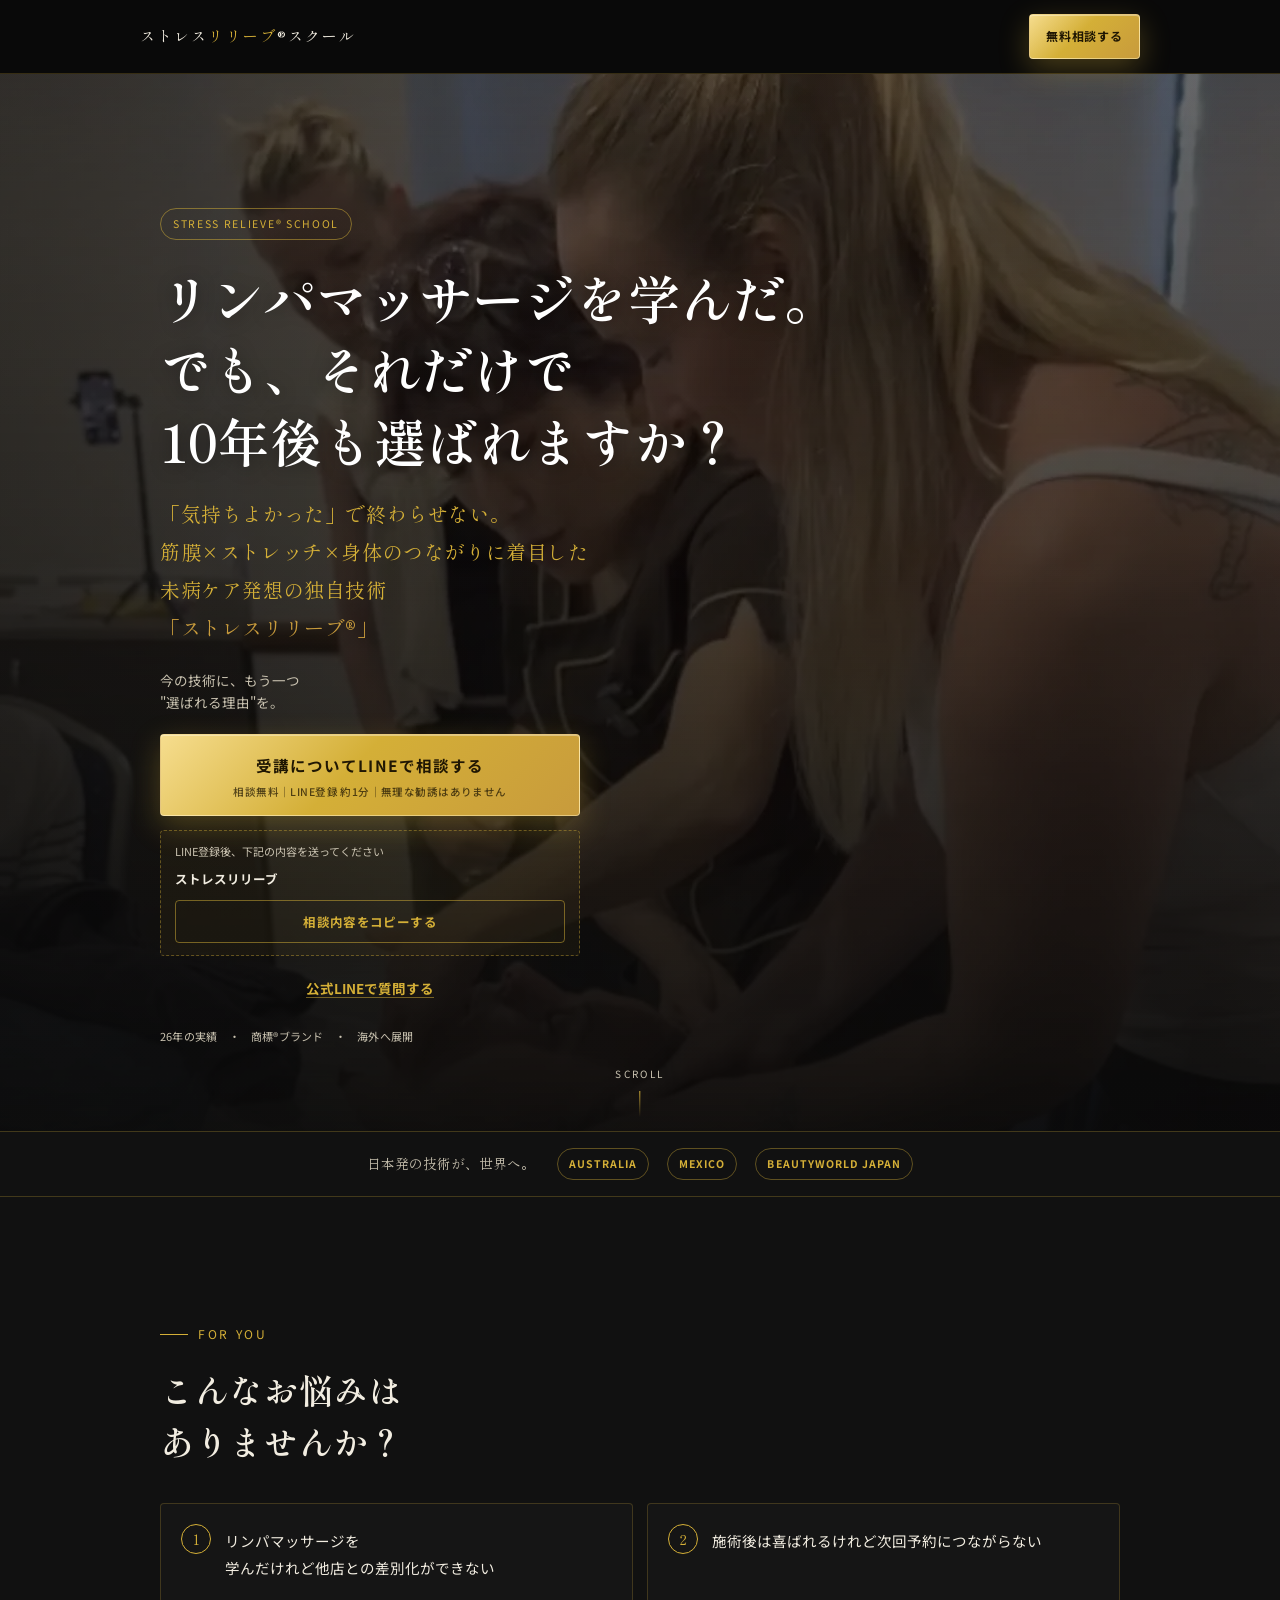
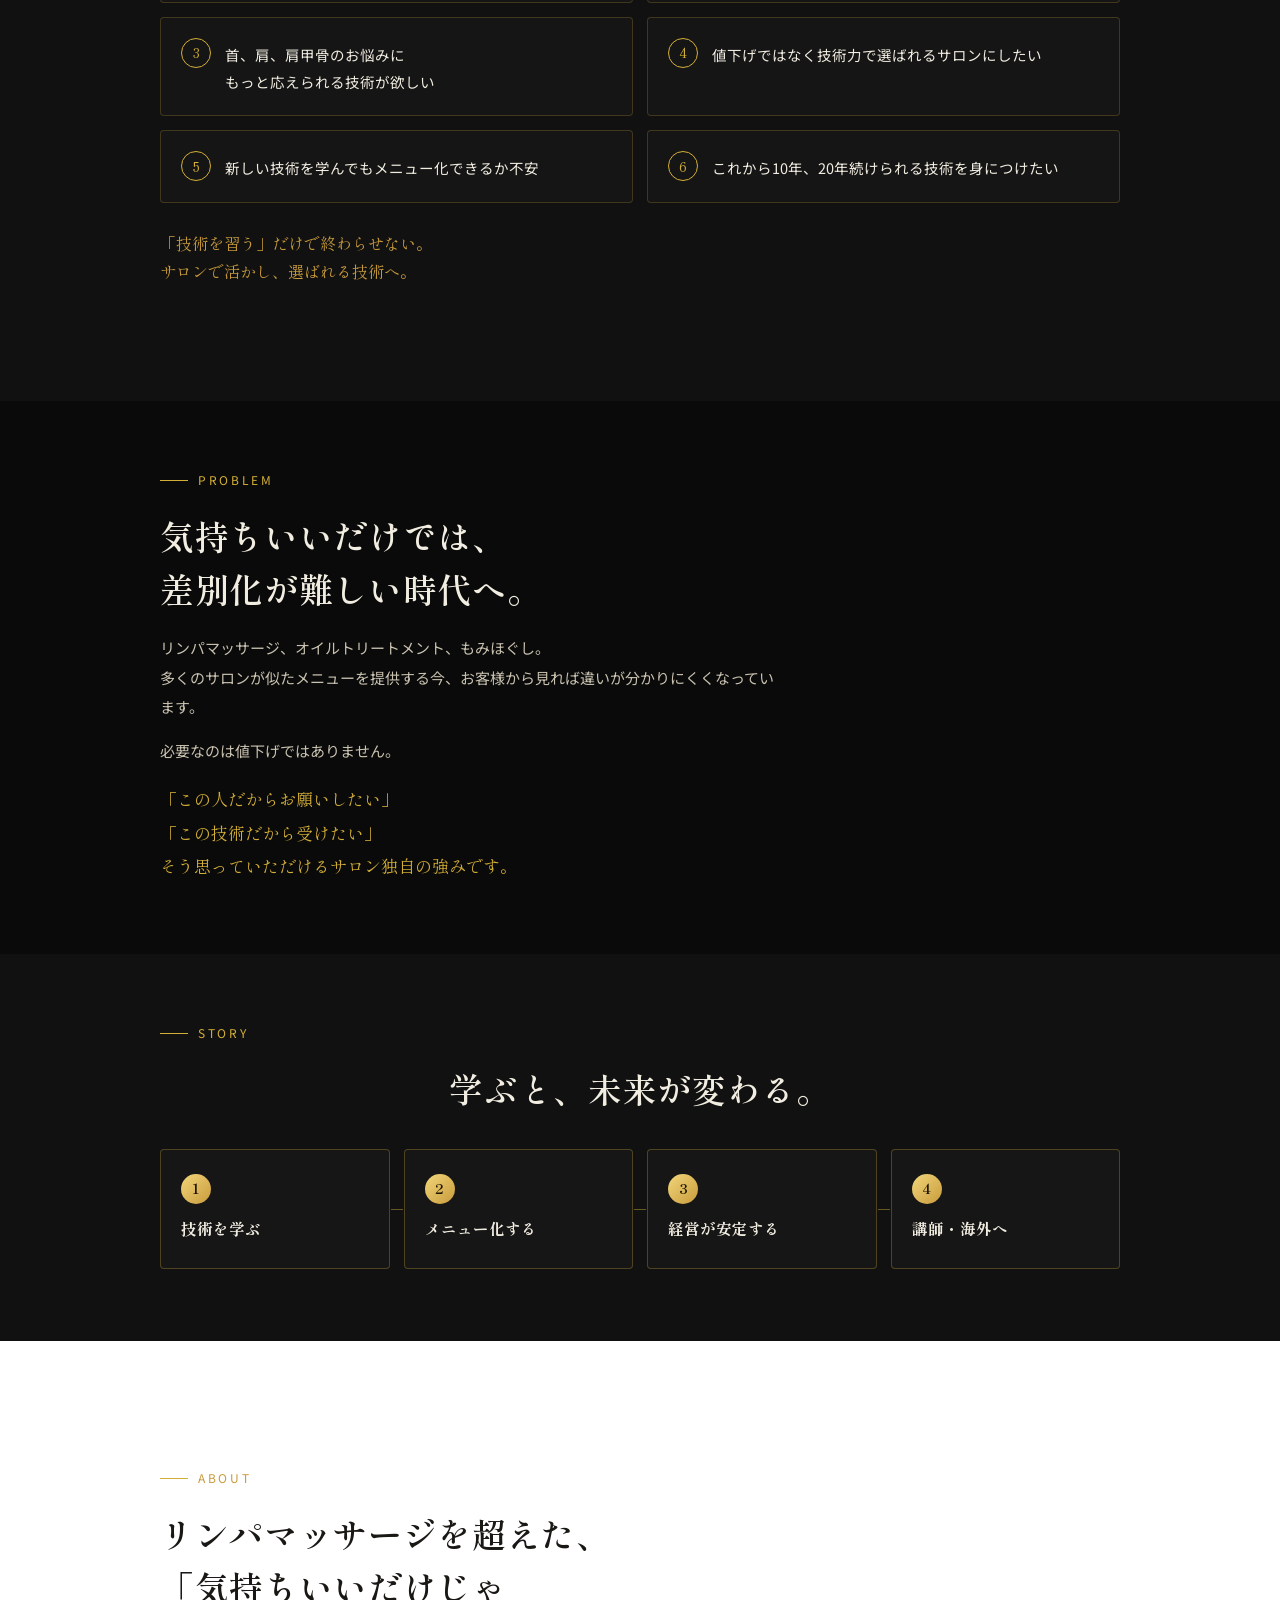
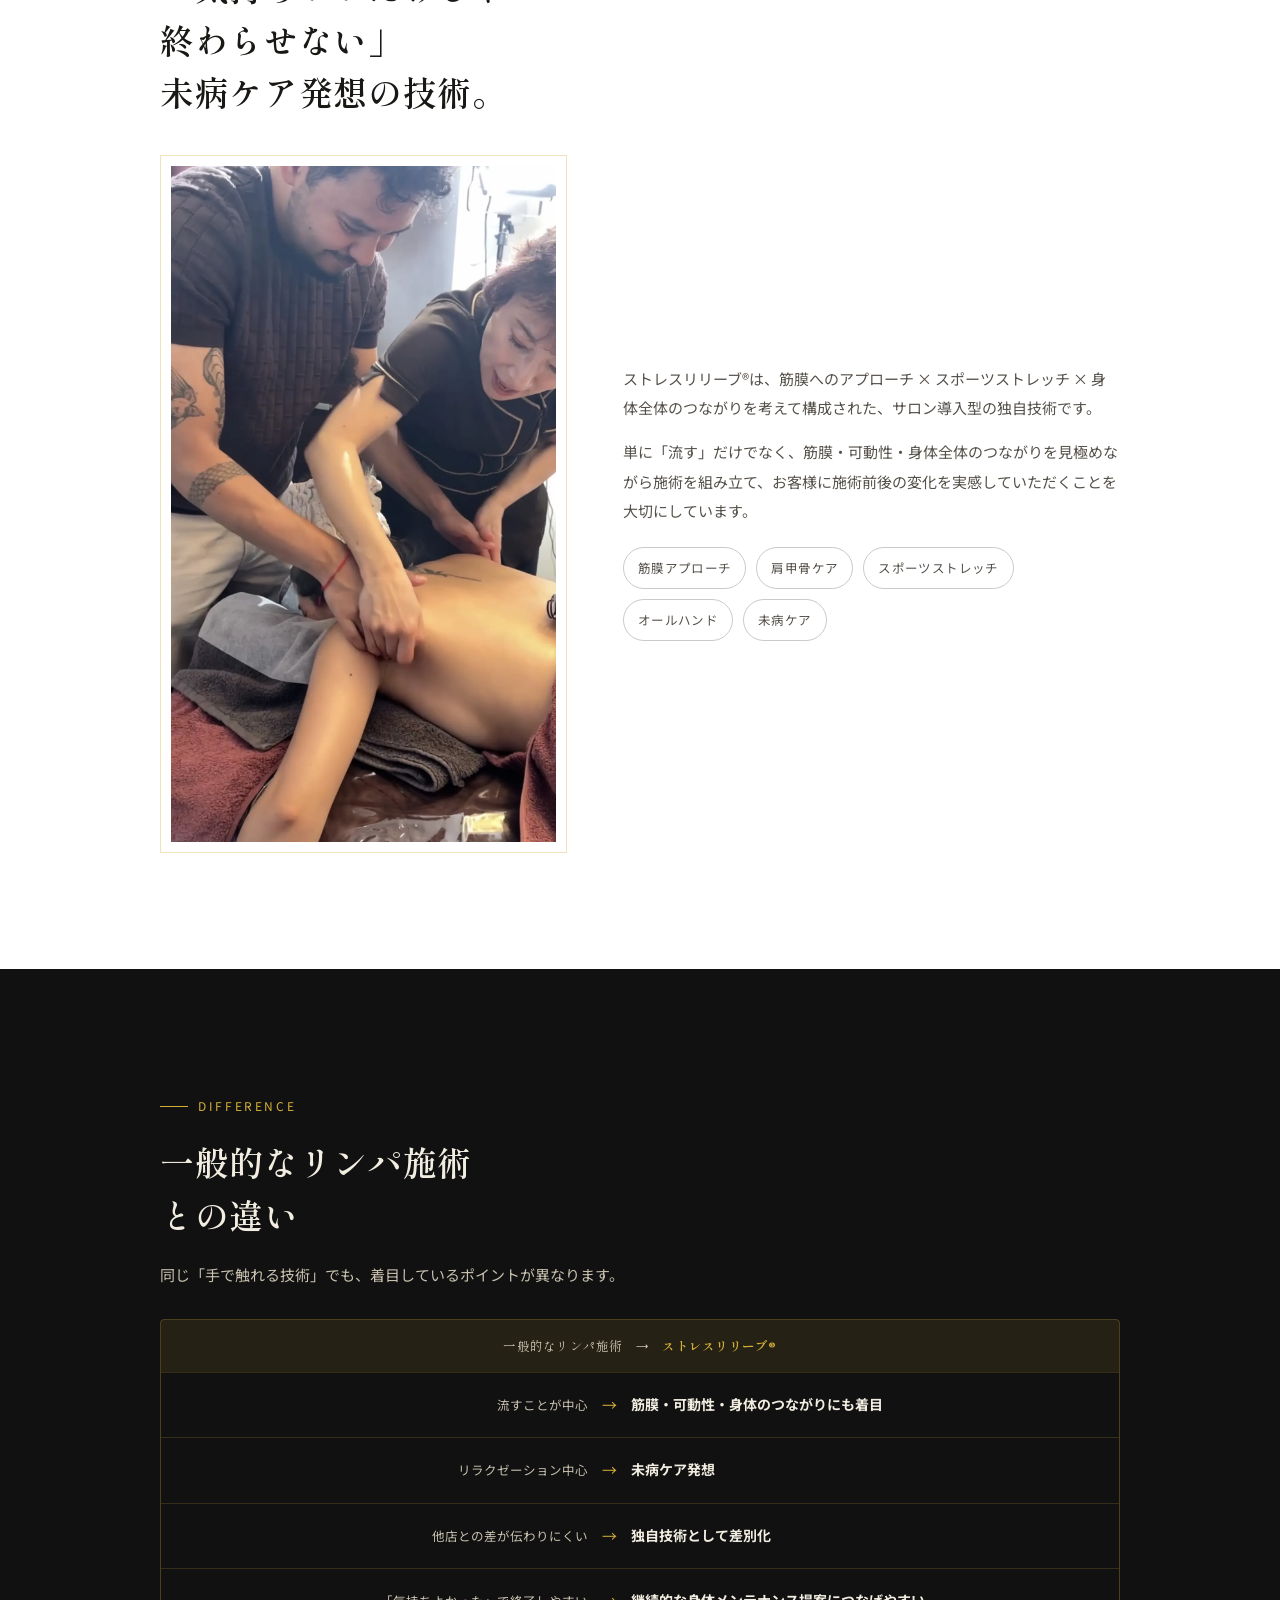
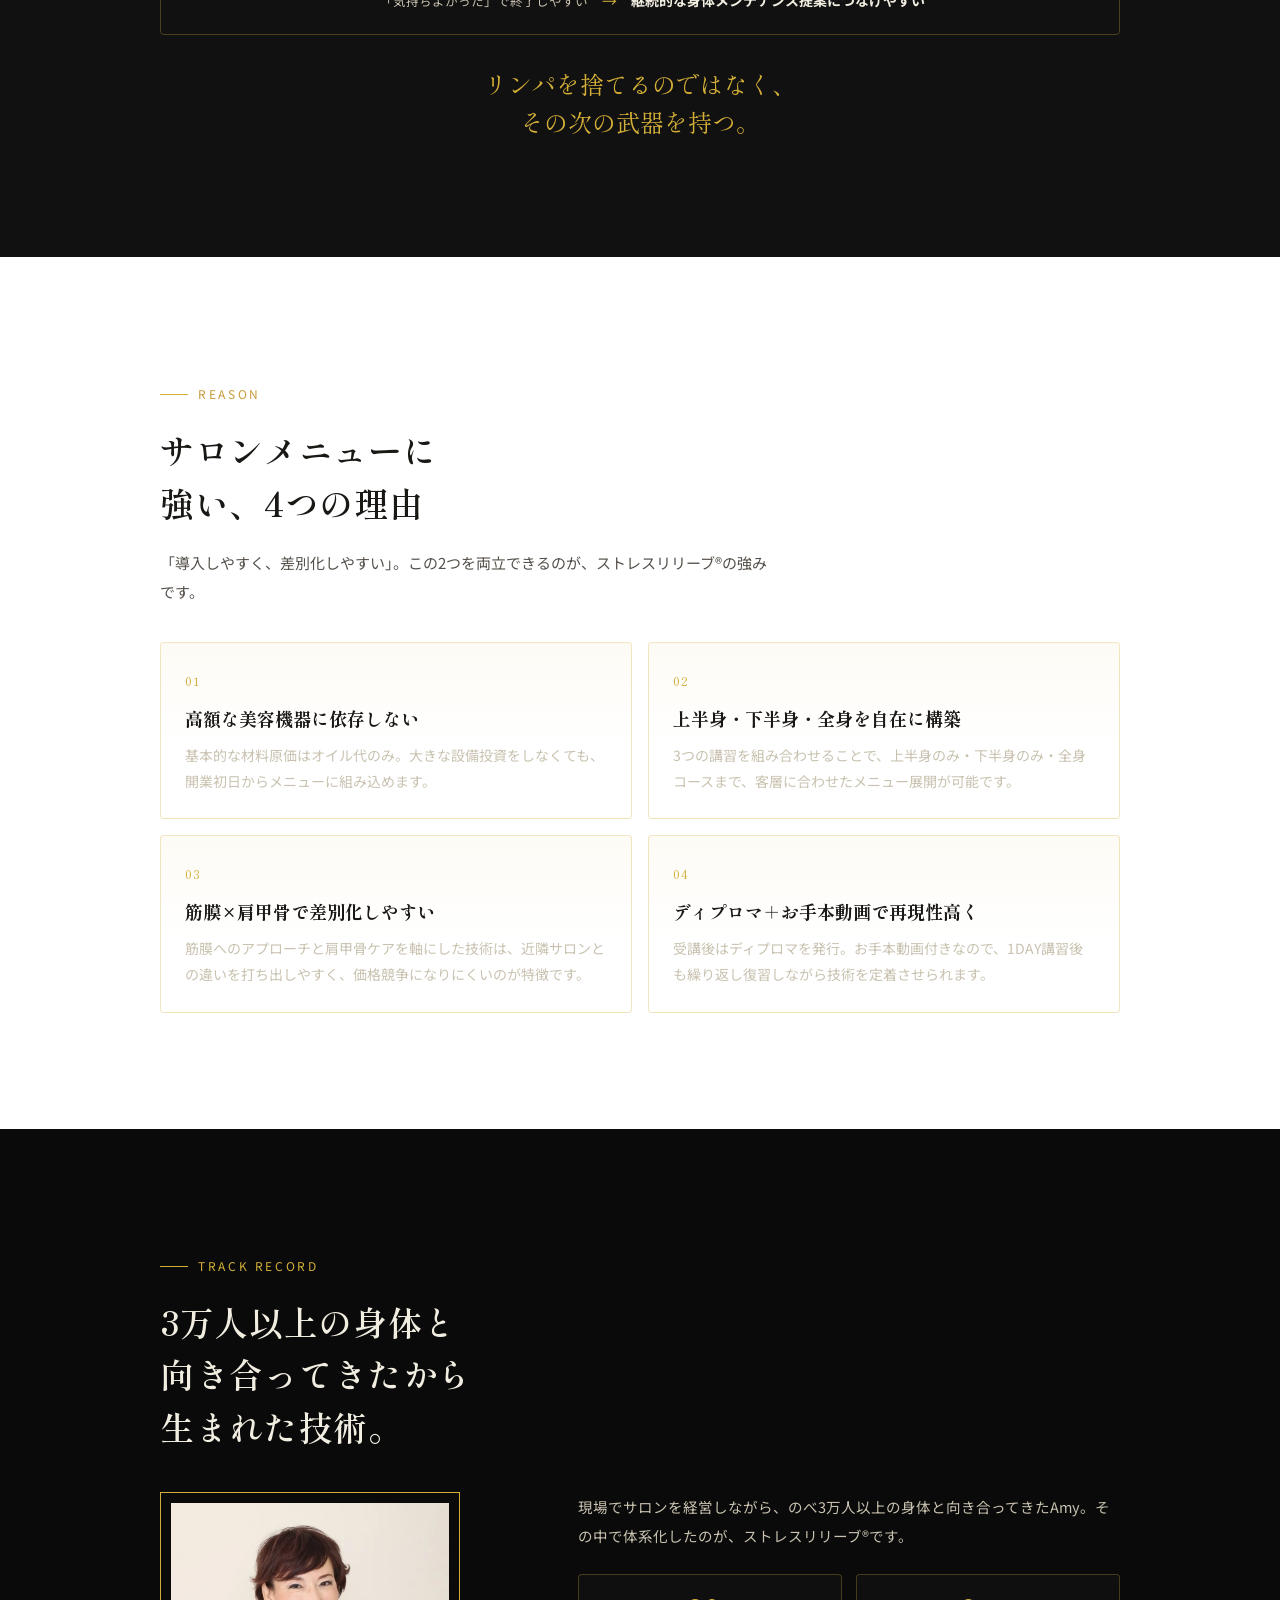
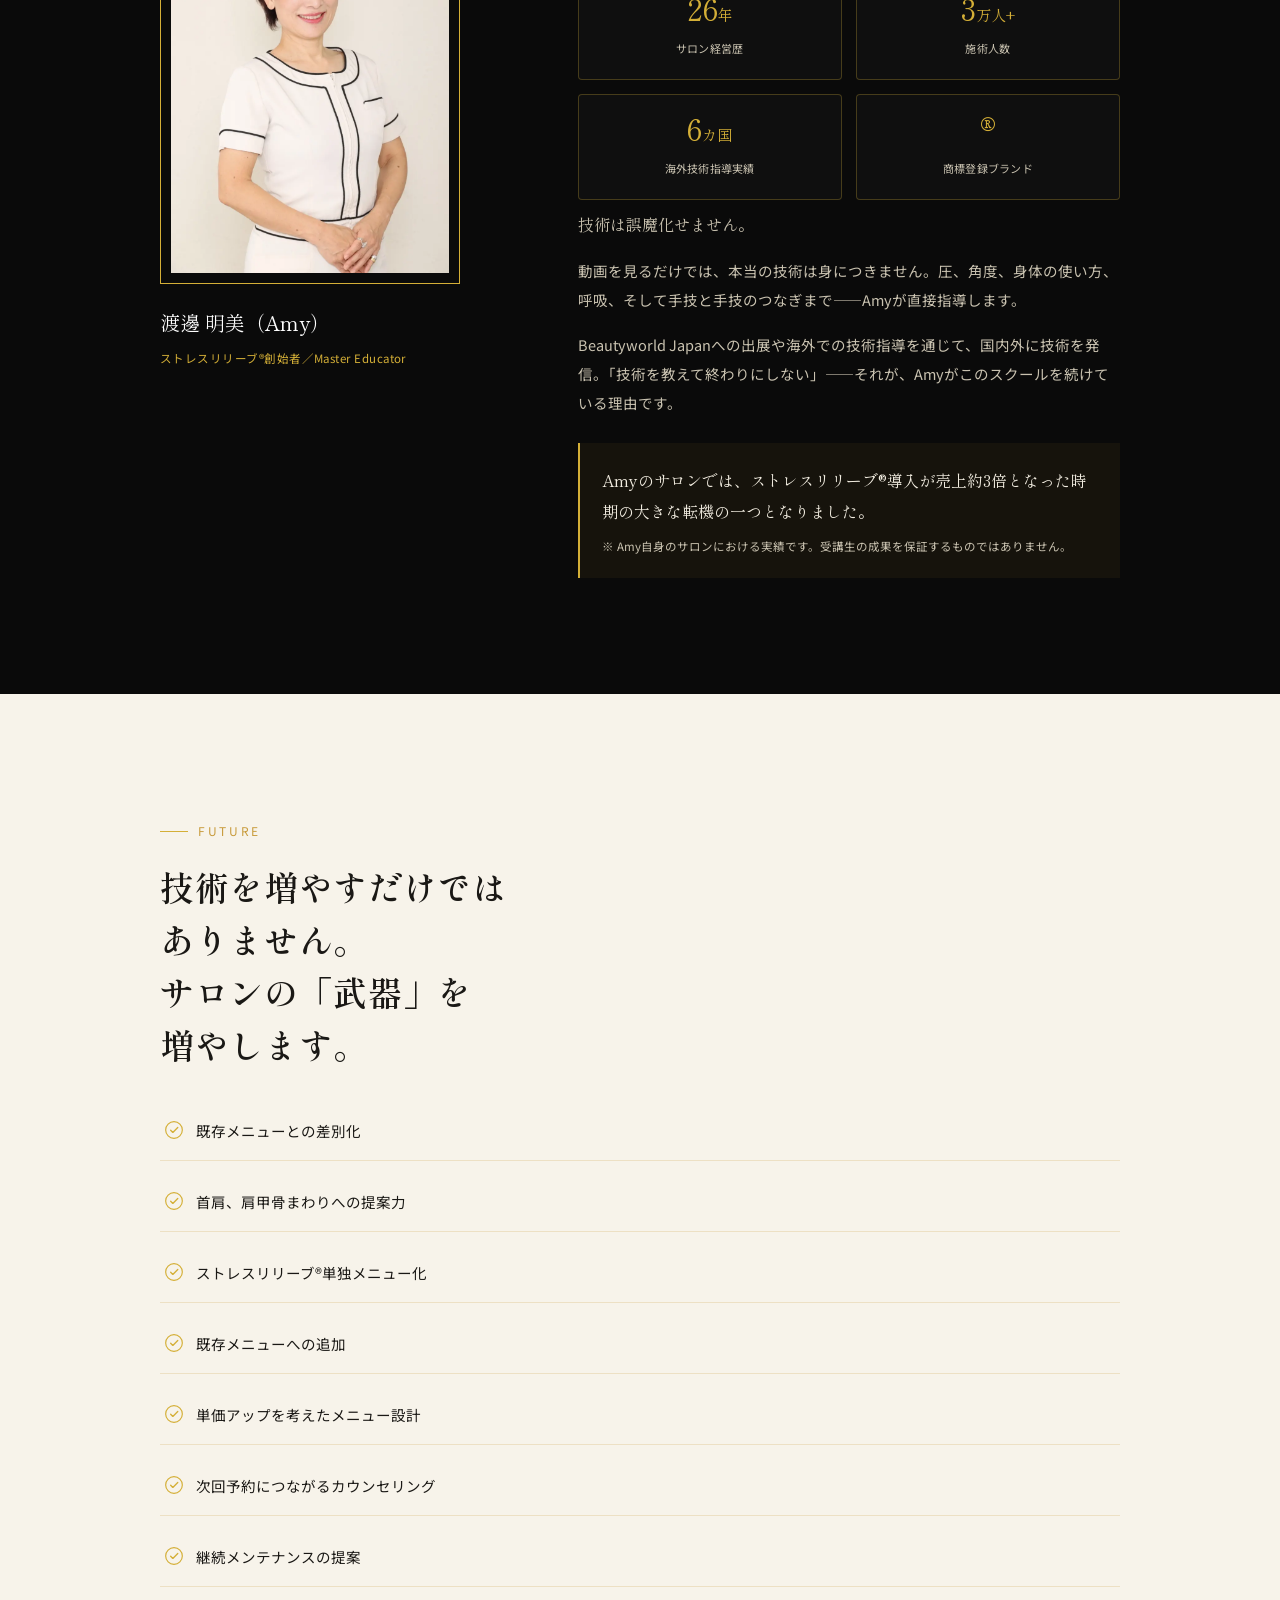
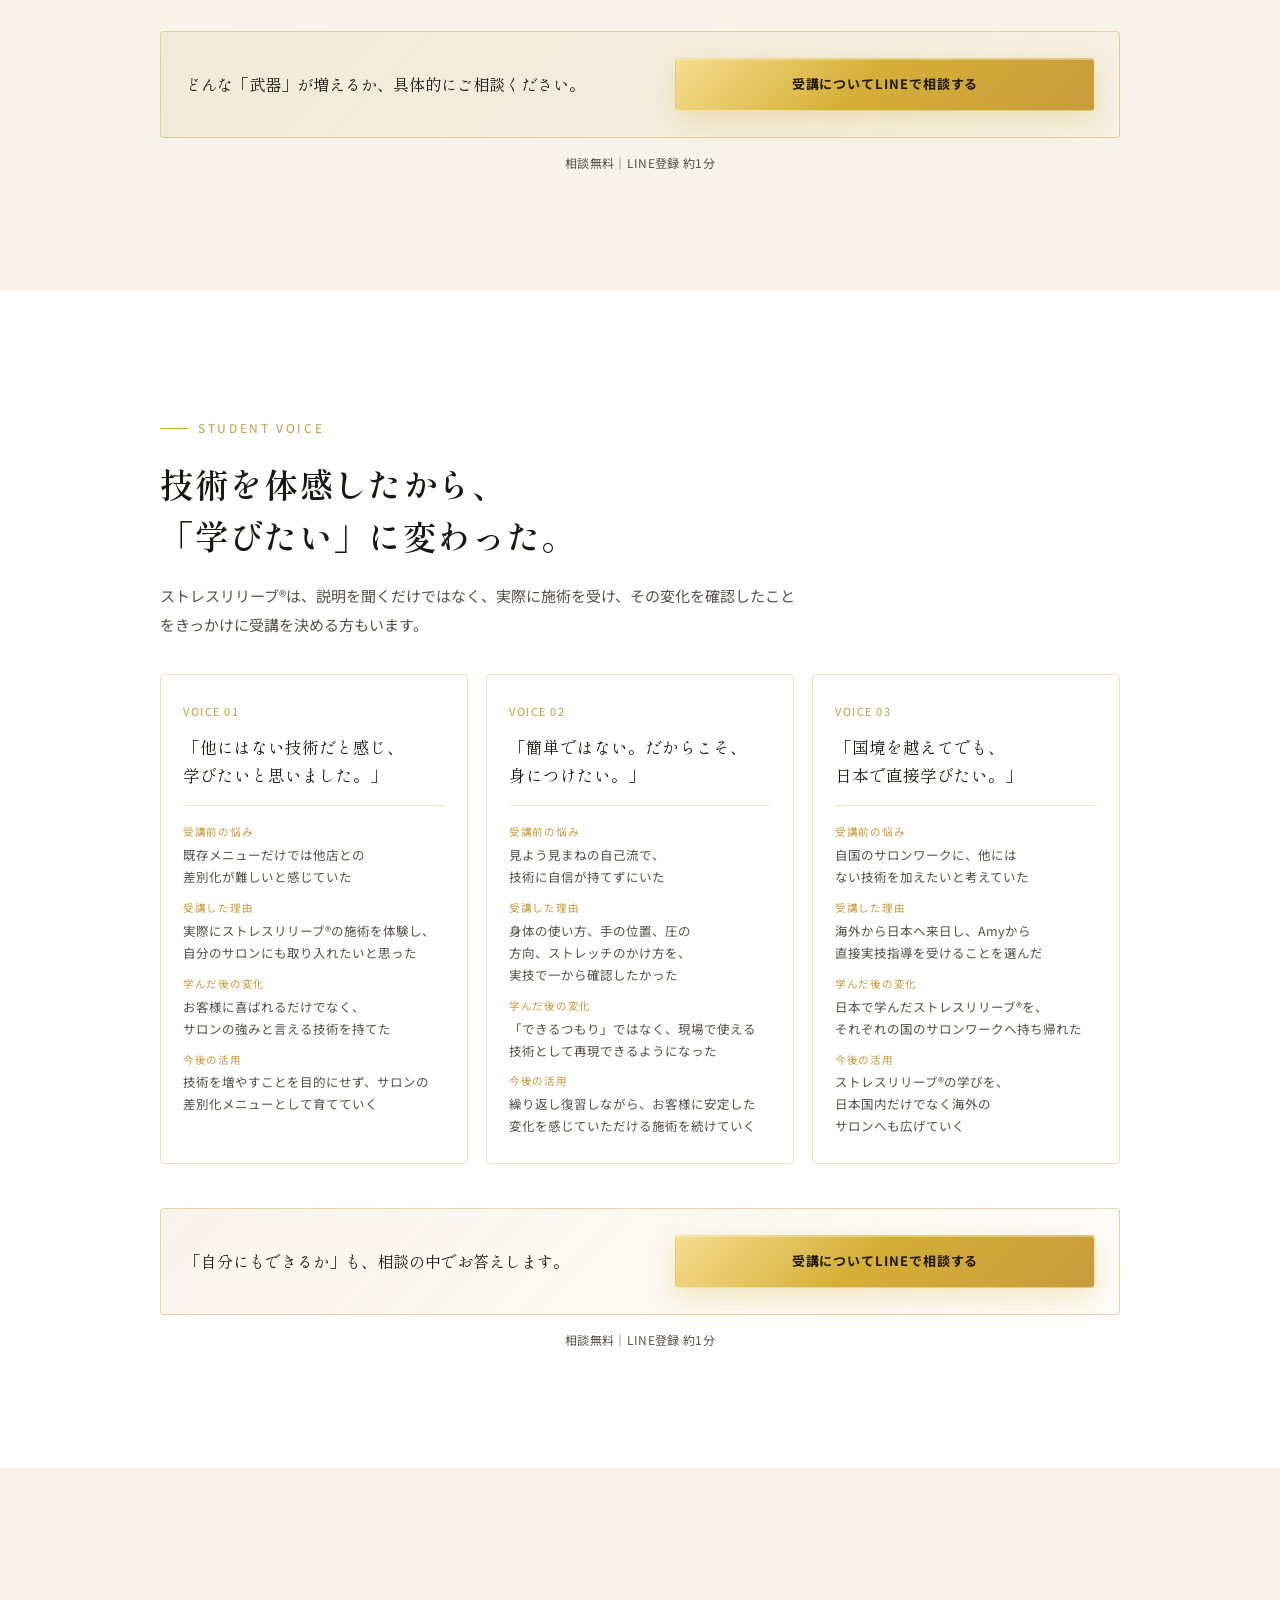
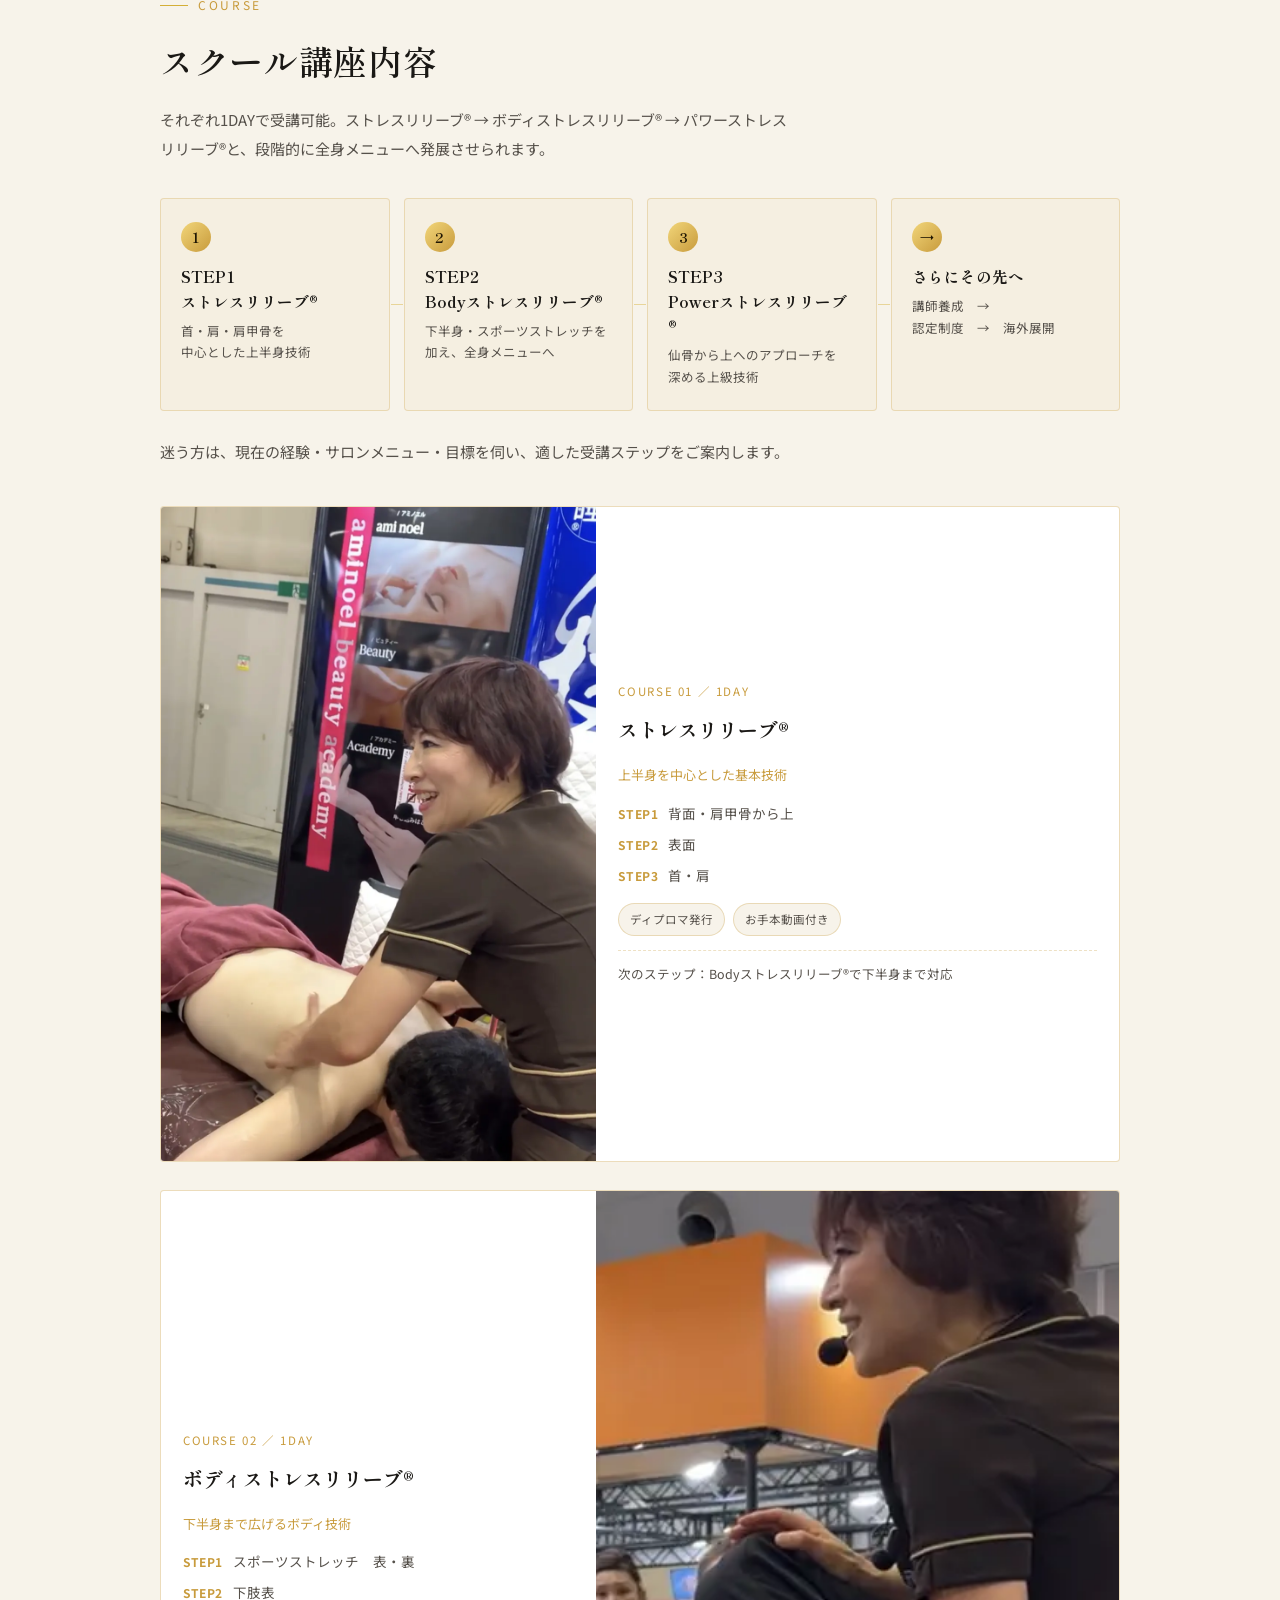
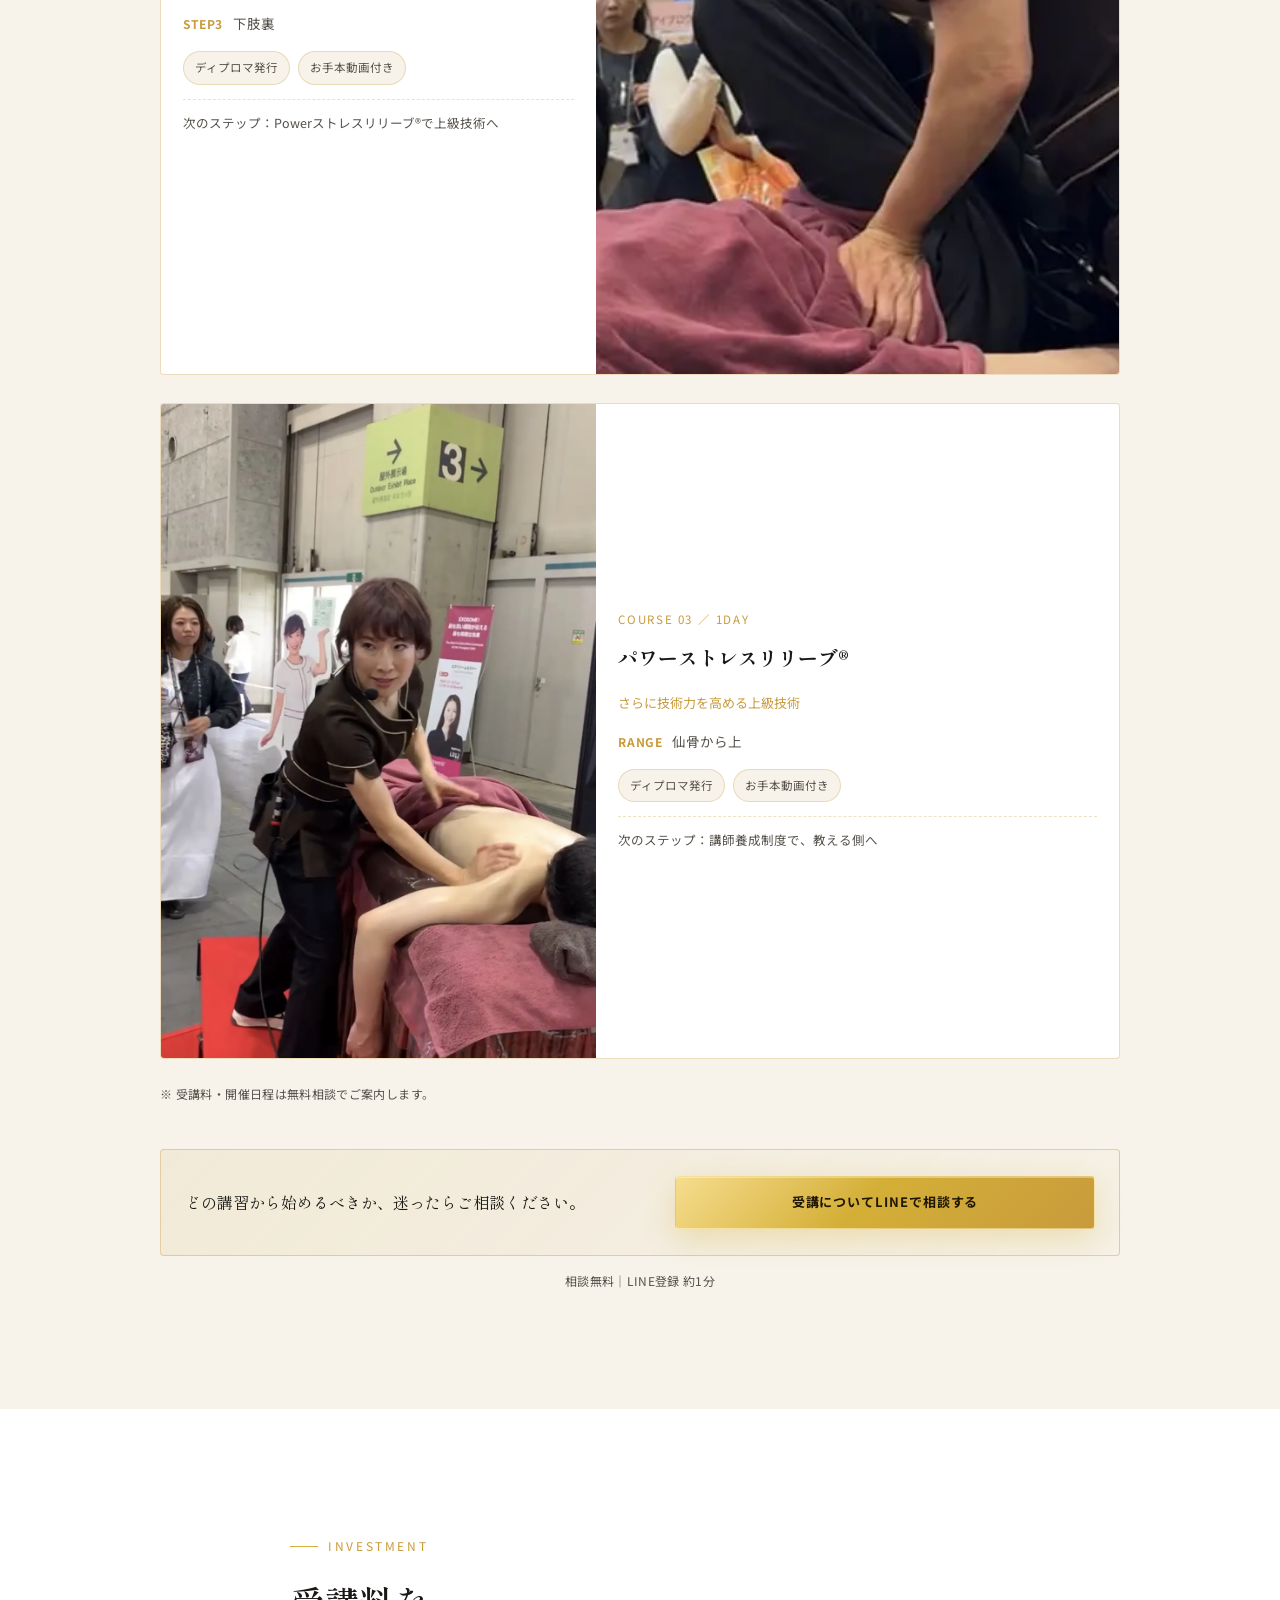
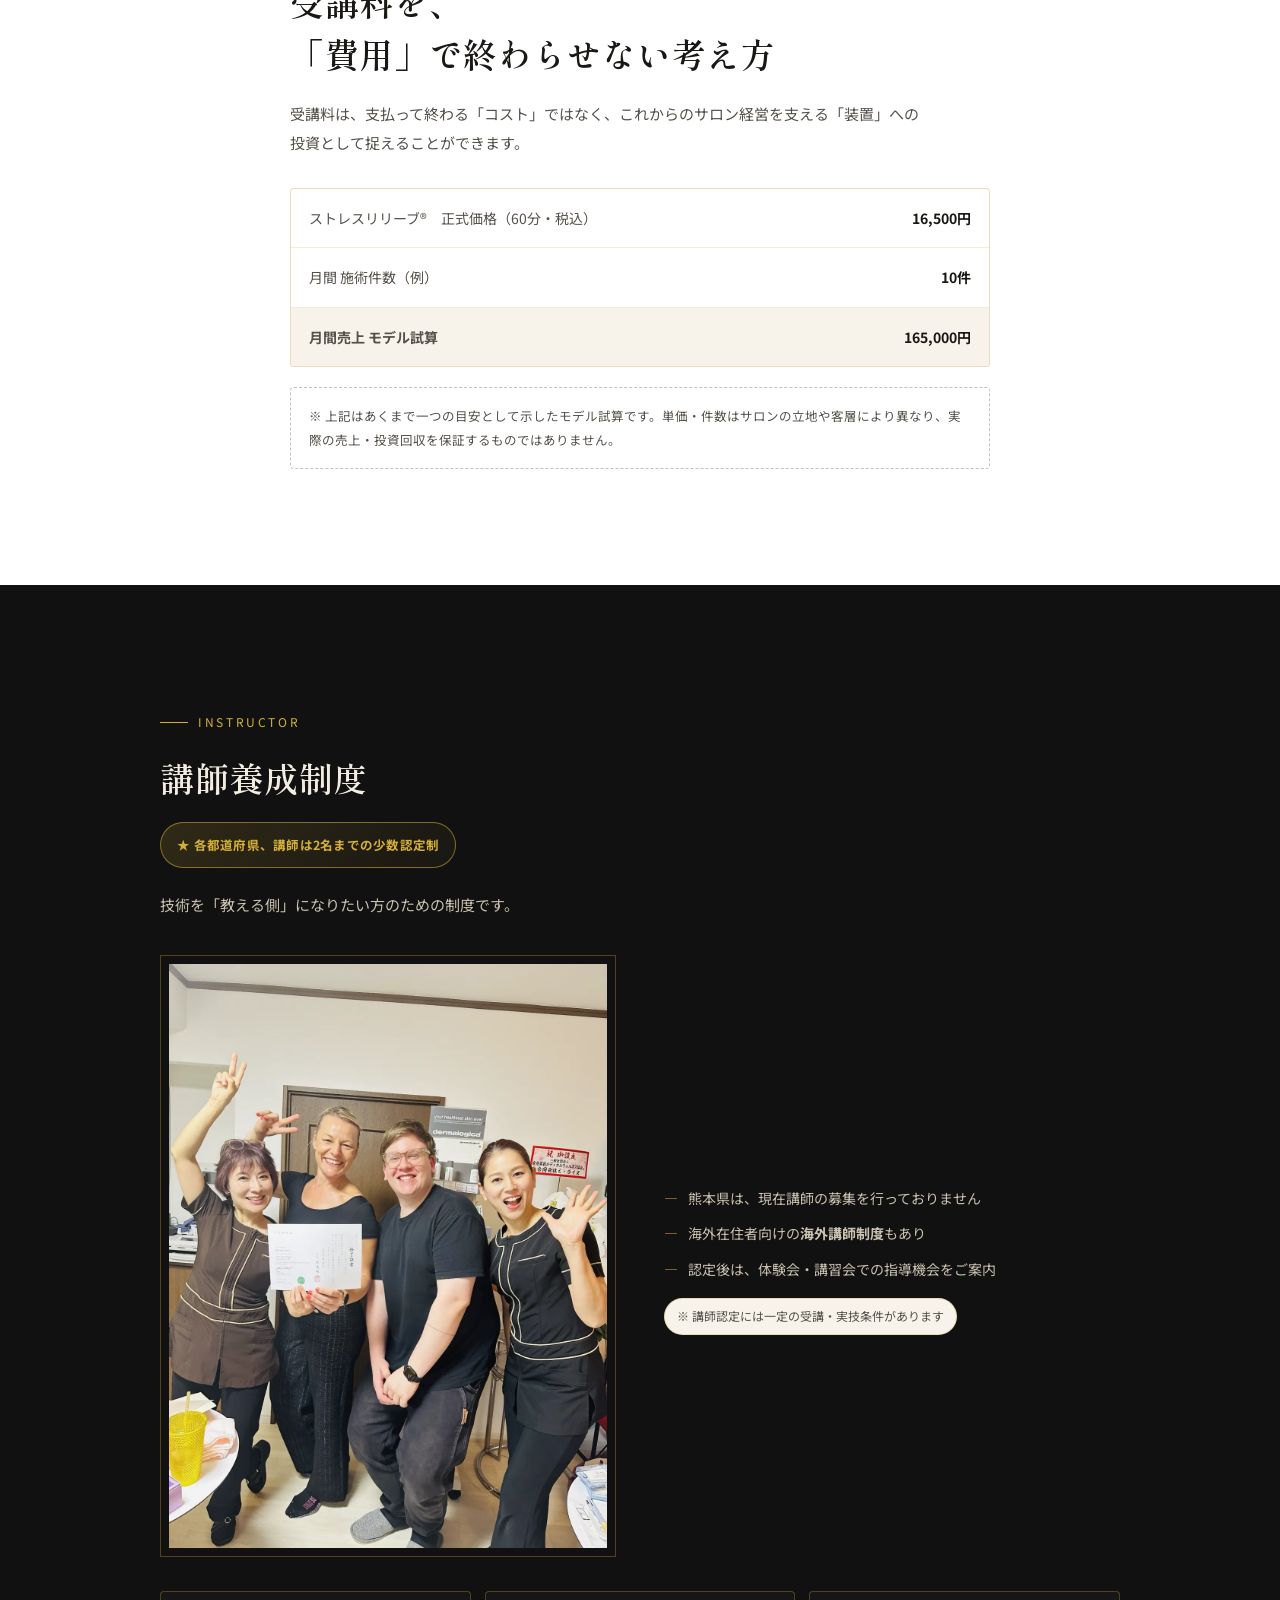
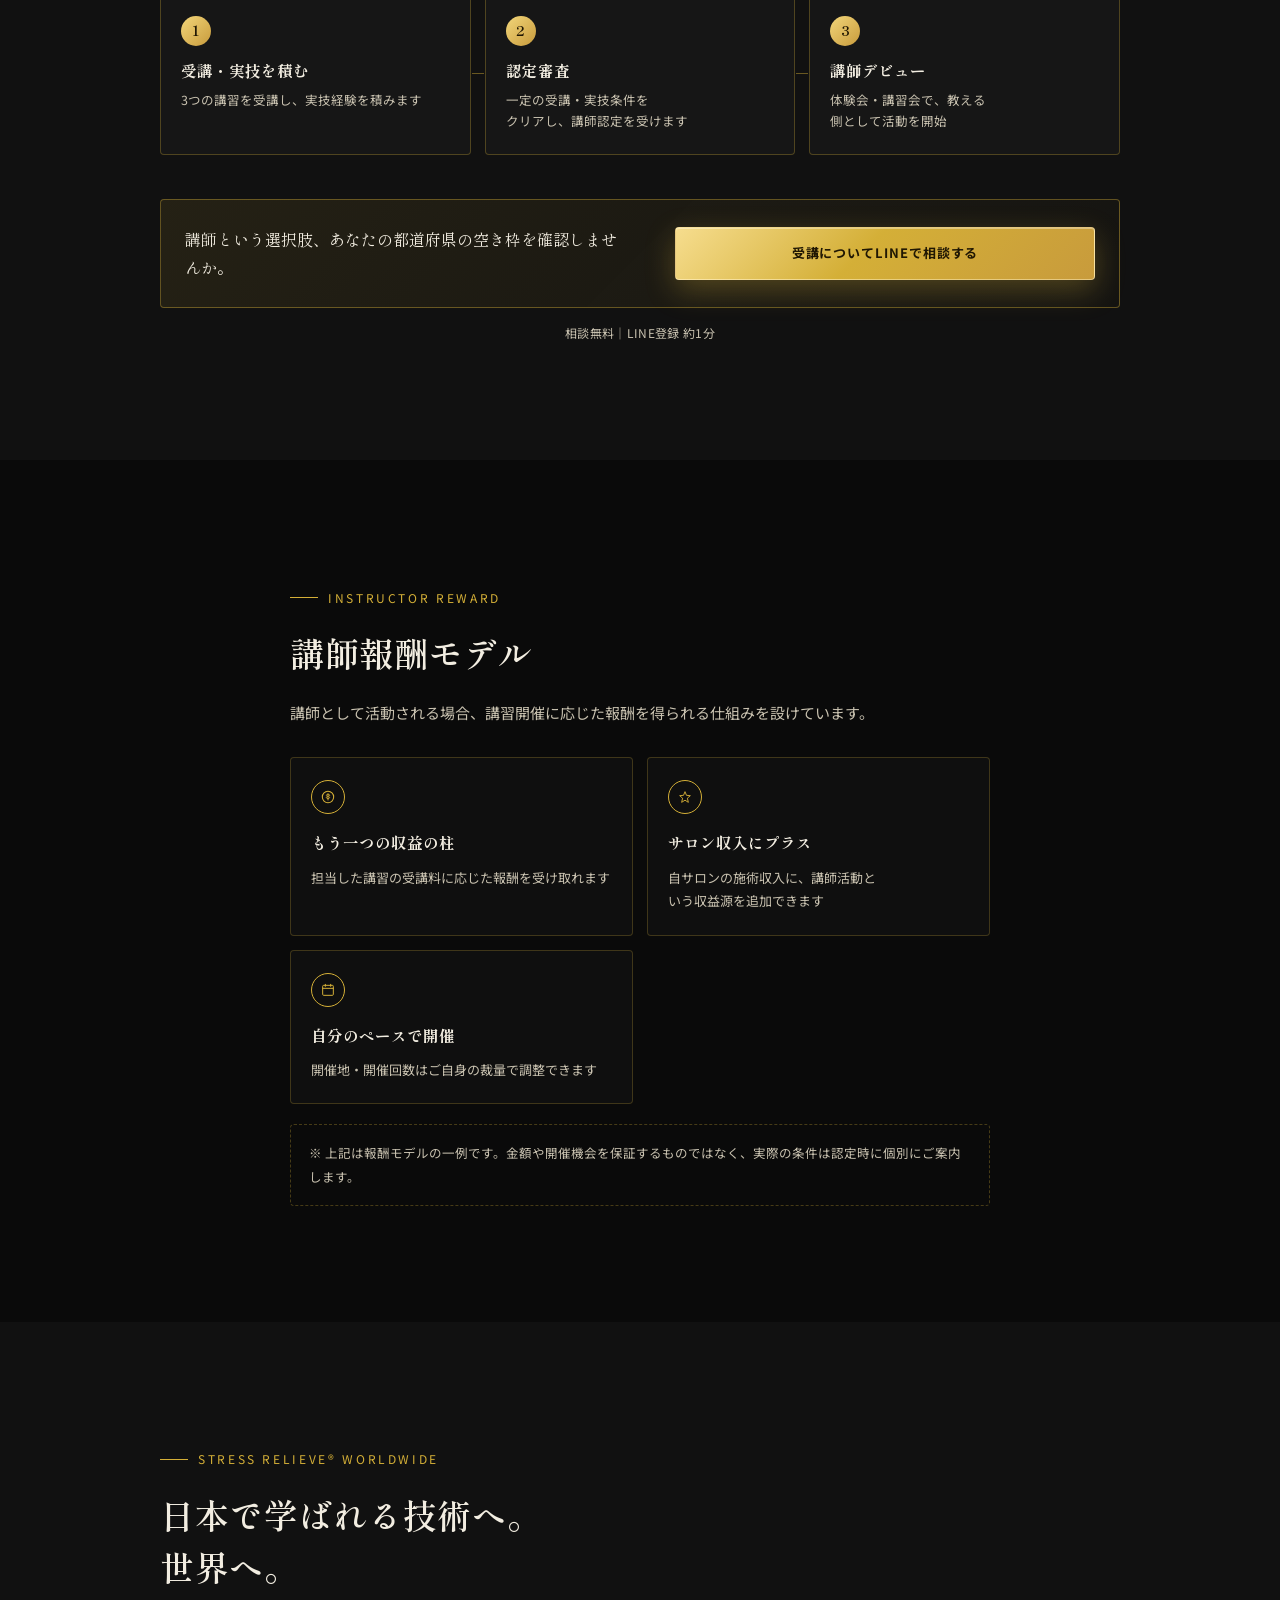
<file: index.html>
<!doctype html>
<html lang="ja">
<head>
<meta charset="UTF-8">
<meta name="viewport" content="width=device-width, initial-scale=1, viewport-fit=cover">
<title>ストレスリリーブ®︎スクール｜筋膜×スポーツストレッチ｜Amy</title>
<meta name="description" content="筋膜へのアプローチとスポーツストレッチを組み合わせたストレスリリーブ®︎を学ぶ技術スクール。技術習得からメニュー化、サロン経営、その先の講師・海外展開までサポート。">
<link rel="canonical" href="https://aminoel0307-ship-it.github.io/stress-relieve-lp/">

<meta property="og:type" content="website">
<meta property="og:site_name" content="ストレスリリーブ®︎スクール">
<meta property="og:title" content="ストレスリリーブ®︎スクール｜筋膜×スポーツストレッチ｜Amy">
<meta property="og:description" content="筋膜へのアプローチとスポーツストレッチを組み合わせたストレスリリーブ®︎を学ぶ技術スクール。技術習得からメニュー化、サロン経営、その先の講師・海外展開までサポート。">
<meta property="og:url" content="https://aminoel0307-ship-it.github.io/stress-relieve-lp/">
<meta property="og:image" content="https://aminoel0307-ship-it.github.io/stress-relieve-lp/images/og-image.jpg">
<meta property="og:locale" content="ja_JP">
<meta name="twitter:card" content="summary_large_image">
<meta name="twitter:title" content="ストレスリリーブ®︎スクール｜筋膜×スポーツストレッチ｜Amy">
<meta name="twitter:description" content="筋膜へのアプローチとスポーツストレッチを組み合わせたストレスリリーブ®︎を学ぶ技術スクール。技術習得からメニュー化、サロン経営、その先の講師・海外展開までサポート。">
<meta name="twitter:image" content="https://aminoel0307-ship-it.github.io/stress-relieve-lp/images/og-image.jpg">

<link rel="icon" href="favicon.svg" type="image/svg+xml">
<meta name="theme-color" content="#0a0a0a">

<link rel="preconnect" href="https://fonts.googleapis.com">
<link rel="preconnect" href="https://fonts.gstatic.com" crossorigin>
<link href="https://fonts.googleapis.com/css2?family=Shippori+Mincho:wght@500;600;700&family=Noto+Sans+JP:wght@400;500;700&display=swap" rel="stylesheet">

<link rel="stylesheet" href="css/style.css">

<script type="application/ld+json">
{
  "@context": "https://schema.org",
  "@type": "EducationalOrganization",
  "name": "ストレスリリーブ®︎スクール",
  "description": "筋膜へのアプローチ、肩甲骨ケア、スポーツストレッチを学ぶサロン向け技術スクール。",
  "founder": { "@type": "Person", "name": "Amy（渡邊明美）" }
}
</script>
</head>
<body>

<a class="u-sr-only" href="#main">本文へスキップ</a>

<header class="site-header">
  <div class="site-header__inner">
    <a class="site-header__logo" href="#hero">ストレス<em>リリーブ</em>®︎スクール</a>
    <a class="btn btn-gold site-header__cta js-cta-consult" href="#">無料相談する</a>
  </div>
</header>

<main id="main">

  <!-- 1. ファーストビュー -->
  <section class="hero" id="hero" aria-labelledby="hero-title">
    <div class="hero__media">
      <picture>
        <source srcset="images/hero.webp" type="image/webp">
        <img src="images/hero.jpg" alt="ストレスリリーブ®︎の技術デモンストレーションを行うAmy" width="1206" height="2114" fetchpriority="high">
      </picture>
    </div>
    <div class="hero__content">
      <span class="hero__badge">STRESS RELIEVE® SCHOOL</span>
      <h1 class="hero__title" id="hero-title"><span class="nb">リンパマッサージを</span><span class="nb">学んだ。</span><br><span class="nb">でも、それだけで</span><br><span class="nb">10年後も</span><span class="nb">選ばれますか？</span></h1>
      <p class="hero__catch">「気持ちよかった」で終わらせない。<br><span class="nb">筋膜×ストレッチ×</span><span class="nb">身体のつながりに着目した</span><br>未病ケア発想の独自技術<br><span class="i-gold">「ストレスリリーブ®︎」</span></p>
      <p class="hero__supporting">今の技術に、もう一つ<br>"選ばれる理由"を。</p>

      <div class="cta-stack">
        <a class="btn btn-gold btn--stacked js-cta-consult" href="#">
          <span class="btn__label">受講についてLINEで相談する</span>
          <span class="btn-gold__sub"><span class="nb">相談無料｜</span><span class="nb">LINE登録 約1分｜</span><span class="nb">無理な勧誘はありません</span></span>
        </a>
      </div>

      <div class="line-guide line-guide--compact">
        <p class="line-guide__label">LINE登録後、下記の内容を送ってください</p>
        <div class="line-guide__box">
          <strong>ストレスリリーブ</strong>
        </div>
        <button type="button" class="btn-copy js-copy-line-message">相談内容をコピーする</button>
      </div>
      <a class="hero__line-link js-cta-line" href="#">公式LINEで質問する</a>

      <p class="hero__trust">26年の実績　・　商標®︎ブランド　・　海外へ展開</p>
    </div>
    <div class="scroll-cue" aria-hidden="true">
      <span>SCROLL</span>
      <span class="scroll-cue__line"></span>
    </div>
  </section>

  <!-- FV直下：海外実績の小さな帯 -->
  <div class="global-strip" aria-label="海外での実績">
    <span class="global-strip__lead">日本発の技術が、世界へ。</span>
    <span class="global-strip__item">AUSTRALIA</span>
    <span class="global-strip__item">MEXICO</span>
    <span class="global-strip__item">BEAUTYWORLD JAPAN</span>
  </div>

  <!-- 2. こんなお悩みありませんか？ -->
  <section class="section section--charcoal" aria-labelledby="worry-title">
    <div class="section__inner reveal">
      <span class="eyebrow">FOR YOU</span>
      <h2 class="section__title" id="worry-title">こんなお悩みは<br>ありませんか？</h2>

      <div class="worry-grid">
        <div class="worry-item">
          <span class="worry-item__mark" aria-hidden="true">1</span>
          <p>リンパマッサージを学んだけれど他店との差別化ができない</p>
        </div>
        <div class="worry-item">
          <span class="worry-item__mark" aria-hidden="true">2</span>
          <p>施術後は喜ばれるけれど次回予約につながらない</p>
        </div>
        <div class="worry-item">
          <span class="worry-item__mark" aria-hidden="true">3</span>
          <p>首、肩、肩甲骨のお悩みにもっと応えられる技術が欲しい</p>
        </div>
        <div class="worry-item">
          <span class="worry-item__mark" aria-hidden="true">4</span>
          <p>値下げではなく技術力で選ばれるサロンにしたい</p>
        </div>
        <div class="worry-item">
          <span class="worry-item__mark" aria-hidden="true">5</span>
          <p>新しい技術を学んでもメニュー化できるか不安</p>
        </div>
        <div class="worry-item">
          <span class="worry-item__mark" aria-hidden="true">6</span>
          <p>これから10年、20年続けられる技術を身につけたい</p>
        </div>
      </div>
      <p class="section__sub" style="margin-top:26px; font-family:var(--font-serif); font-size:16px; line-height:1.75; color:var(--c-gold-deep);">「技術を習う」だけで終わらせない。<br>サロンで活かし、選ばれる技術へ。</p>
    </div>
  </section>

  <!-- 3. 問題提起 -->
  <section class="section section--black section--tight" aria-labelledby="problem-title">
    <div class="section__inner reveal">
      <span class="eyebrow">PROBLEM</span>
      <h2 class="section__title" id="problem-title"><span class="nb">気持ちいいだけでは、</span><br><span class="nb">差別化が難しい</span><span class="nb">時代へ。</span></h2>
      <p class="section__sub">リンパマッサージ、オイルトリートメント、もみほぐし。<br>多くのサロンが似たメニューを提供する今、お客様から見れば違いが分かりにくくなっています。</p>
      <p class="section__sub">必要なのは値下げではありません。</p>
      <p class="section__sub" style="font-family:var(--font-serif); font-size:17px; color:var(--c-gold);">「この人だからお願いしたい」<br>「この技術だから受けたい」<br>そう思っていただけるサロン独自の強みです。</p>
    </div>
  </section>

  <!-- 3.5 学ぶと未来が変わる（4ステップ・ブリッジ） -->
  <section class="section section--charcoal section--tight" aria-labelledby="story-title">
    <div class="section__inner reveal">
      <span class="eyebrow" style="margin-left:auto;margin-right:auto;">STORY</span>
      <h2 class="section__title" id="story-title" style="text-align:center;">学ぶと、未来が変わる。</h2>

      <div class="roadmap">
        <div class="roadmap__step">
          <span class="roadmap__num" aria-hidden="true">1</span>
          <h3 class="roadmap__title">技術を学ぶ</h3>
        </div>
        <div class="roadmap__step">
          <span class="roadmap__num" aria-hidden="true">2</span>
          <h3 class="roadmap__title">メニュー化する</h3>
        </div>
        <div class="roadmap__step">
          <span class="roadmap__num" aria-hidden="true">3</span>
          <h3 class="roadmap__title">経営が安定する</h3>
        </div>
        <div class="roadmap__step">
          <span class="roadmap__num" aria-hidden="true">4</span>
          <h3 class="roadmap__title">講師・海外へ</h3>
        </div>
      </div>
    </div>
  </section>

  <!-- 4. ストレスリリーブ®︎とは -->
  <section class="section section--white" aria-labelledby="about-title">
    <div class="section__inner reveal">
      <span class="eyebrow" style="color:var(--c-gold-deep)">ABOUT</span>
      <h2 class="section__title" id="about-title"><span class="nb">リンパマッサージを</span><span class="nb">超えた、</span><br><span class="nb">「気持ちいいだけじゃ</span><br><span class="nb">終わらせない」</span><br><span class="nb">未病ケア発想の</span><span class="nb">技術。</span></h2>

      <div class="about-layout">
        <figure class="about-layout__figure">
          <picture>
            <source srcset="images/about.webp" type="image/webp">
            <img src="images/about.jpg" alt="Amyと男性受講者がモデルの肩甲骨・上背部にストレスリリーブ®︎の手技を行う様子" width="1200" height="2109" loading="lazy">
          </picture>
        </figure>
        <div>
          <p class="section__sub">
            ストレスリリーブ®︎は、筋膜へのアプローチ × スポーツストレッチ × 身体全体のつながりを考えて構成された、サロン導入型の独自技術です。
          </p>
          <p class="section__sub">
            単に「流す」だけでなく、筋膜・可動性・身体全体のつながりを見極めながら施術を組み立て、お客様に施術前後の変化を実感していただくことを大切にしています。
          </p>
          <div class="about-keywords">
            <span class="keyword-chip">筋膜アプローチ</span>
            <span class="keyword-chip">肩甲骨ケア</span>
            <span class="keyword-chip">スポーツストレッチ</span>
            <span class="keyword-chip">オールハンド</span>
            <span class="keyword-chip">未病ケア</span>
          </div>
        </div>
      </div>
    </div>
  </section>

  <!-- 5. 一般的なリンパ施術との違い -->
  <section class="section section--charcoal" aria-labelledby="compare-title">
    <div class="section__inner reveal">
      <span class="eyebrow">DIFFERENCE</span>
      <h2 class="section__title" id="compare-title">一般的なリンパ施術<br>との違い</h2>
      <p class="section__sub">同じ「手で触れる技術」でも、着目しているポイントが異なります。</p>

      <div class="compare-table">
        <p class="compare-table__head">一般的なリンパ施術　<span aria-hidden="true">→</span>　<span class="is-gold nb">ストレスリリーブ®︎</span></p>
        <div class="compare-table__row">
          <span class="compare-table__before">流すことが中心</span>
          <span class="compare-table__arrow" aria-hidden="true">→</span>
          <span class="compare-table__after">筋膜・可動性・身体のつながりにも着目</span>
        </div>
        <div class="compare-table__row">
          <span class="compare-table__before">リラクゼーション中心</span>
          <span class="compare-table__arrow" aria-hidden="true">→</span>
          <span class="compare-table__after">未病ケア発想</span>
        </div>
        <div class="compare-table__row">
          <span class="compare-table__before">他店との差が伝わりにくい</span>
          <span class="compare-table__arrow" aria-hidden="true">→</span>
          <span class="compare-table__after">独自技術として差別化</span>
        </div>
        <div class="compare-table__row">
          <span class="compare-table__before">「気持ちよかった」で終了しやすい</span>
          <span class="compare-table__arrow" aria-hidden="true">→</span>
          <span class="compare-table__after">継続的な身体メンテナンス提案につなげやすい</span>
        </div>
      </div>

      <p class="compare-statement">リンパを捨てるのではなく、<br>その次の武器を持つ。</p>
    </div>
  </section>

  <!-- 5.5 サロンメニューに強い4つの理由 -->
  <section class="section section--white" aria-labelledby="reason-title">
    <div class="section__inner reveal">
      <span class="eyebrow" style="color:var(--c-gold-deep)">REASON</span>
      <h2 class="section__title" id="reason-title">サロンメニューに<br>強い、4つの理由</h2>
      <p class="section__sub">「導入しやすく、差別化しやすい」。この2つを両立できるのが、ストレスリリーブ®︎の強みです。</p>

      <div class="reason-list">
        <div class="reason-card">
          <span class="reason-card__num">01</span>
          <h3 class="reason-card__title"><span class="nb">高額な美容機器に</span><span class="nb">依存しない</span></h3>
          <p class="reason-card__text">基本的な材料原価はオイル代のみ。大きな設備投資をしなくても、開業初日からメニューに組み込めます。</p>
        </div>
        <div class="reason-card">
          <span class="reason-card__num">02</span>
          <h3 class="reason-card__title"><span class="nb">上半身・下半身・全身を</span><span class="nb">自在に構築</span></h3>
          <p class="reason-card__text">3つの講習を組み合わせることで、上半身のみ・下半身のみ・全身コースまで、客層に合わせたメニュー展開が可能です。</p>
        </div>
        <div class="reason-card">
          <span class="reason-card__num">03</span>
          <h3 class="reason-card__title"><span class="nb">筋膜×肩甲骨で</span><span class="nb">差別化しやすい</span></h3>
          <p class="reason-card__text">筋膜へのアプローチと肩甲骨ケアを軸にした技術は、近隣サロンとの違いを打ち出しやすく、価格競争になりにくいのが特徴です。</p>
        </div>
        <div class="reason-card">
          <span class="reason-card__num">04</span>
          <h3 class="reason-card__title"><span class="nb">ディプロマ＋</span><span class="nb">お手本動画で</span><span class="nb">再現性高く</span></h3>
          <p class="reason-card__text">受講後はディプロマを発行。お手本動画付きなので、1DAY講習後も繰り返し復習しながら技術を定着させられます。</p>
        </div>
      </div>
    </div>
  </section>

  <!-- 6. 開発者・Amyの実績 -->
  <section class="section section--black" aria-labelledby="profile-title">
    <div class="section__inner reveal">
      <span class="eyebrow">TRACK RECORD</span>
      <h2 class="section__title" id="profile-title"><span class="nb">3万人以上の身体と</span><br><span class="nb">向き合ってきたから</span><br><span class="nb">生まれた技術。</span></h2>

      <div class="profile-layout">
        <div>
          <div class="profile-photo">
            <picture>
              <source srcset="images/amy-profile.webp" type="image/webp">
              <img src="images/amy-profile.jpg" alt="ストレスリリーブ®︎創始者 Amy（渡邊明美）" width="900" height="1360" loading="lazy">
            </picture>
          </div>
          <div class="profile-name">
            <span class="profile-name__ja">渡邊 明美（Amy）</span>
            <span class="profile-name__en">ストレスリリーブ®︎創始者／Master Educator</span>
          </div>
        </div>
        <div class="profile-body">
          <p>現場でサロンを経営しながら、のべ3万人以上の身体と向き合ってきたAmy。その中で体系化したのが、ストレスリリーブ®︎です。</p>

          <div class="stat-grid">
            <div class="stat-grid__item">
              <span class="stat-grid__num">26<span style="font-size:0.5em;">年</span></span>
              <span class="stat-grid__label">サロン経営歴</span>
            </div>
            <div class="stat-grid__item">
              <span class="stat-grid__num">3<span style="font-size:0.5em;">万人+</span></span>
              <span class="stat-grid__label">施術人数</span>
            </div>
            <div class="stat-grid__item">
              <span class="stat-grid__num">6<span style="font-size:0.5em;">カ国</span></span>
              <span class="stat-grid__label">海外技術指導実績</span>
            </div>
            <div class="stat-grid__item">
              <span class="stat-grid__num">®</span>
              <span class="stat-grid__label">商標登録ブランド</span>
            </div>
          </div>

          <p class="i-gold" style="font-family:var(--font-serif); font-size:16px;">技術は誤魔化せません。</p>
          <p>動画を見るだけでは、本当の技術は身につきません。圧、角度、身体の使い方、呼吸、そして手技と手技のつなぎまで——Amyが直接指導します。</p>
          <p>Beautyworld Japanへの出展や海外での技術指導を通じて、国内外に技術を発信。「技術を教えて終わりにしない」——それが、Amyがこのスクールを続けている理由です。</p>

          <div class="stat-quote">
            <p>Amyのサロンでは、ストレスリリーブ®︎導入が売上約3倍となった時期の大きな転機の一つとなりました。</p>
            <small>※ Amy自身のサロンにおける実績です。受講生の成果を保証するものではありません。</small>
          </div>
        </div>
      </div>
    </div>
  </section>

  <!-- 7. 受講後の未来 -->
  <section class="section section--ivory" aria-labelledby="future-title">
    <div class="section__inner reveal">
      <span class="eyebrow" style="color:var(--c-gold-deep)">FUTURE</span>
      <h2 class="section__title" id="future-title"><span class="nb">技術を増やすだけでは</span><br><span class="nb">ありません。</span><br><span class="nb">サロンの「武器」を</span><br><span class="nb">増やします。</span></h2>

      <div class="check-list">
        <div class="check-item">
          <svg class="check-item__icon" viewBox="0 0 24 24" fill="none" aria-hidden="true"><circle cx="12" cy="12" r="10" stroke="currentColor" stroke-width="1.4"/><path d="M8 12.3l2.6 2.6L16.5 9" stroke="currentColor" stroke-width="1.6" stroke-linecap="round" stroke-linejoin="round"/></svg>
          <p>既存メニューとの差別化</p>
        </div>
        <div class="check-item">
          <svg class="check-item__icon" viewBox="0 0 24 24" fill="none" aria-hidden="true"><circle cx="12" cy="12" r="10" stroke="currentColor" stroke-width="1.4"/><path d="M8 12.3l2.6 2.6L16.5 9" stroke="currentColor" stroke-width="1.6" stroke-linecap="round" stroke-linejoin="round"/></svg>
          <p>首肩、肩甲骨まわりへの提案力</p>
        </div>
        <div class="check-item">
          <svg class="check-item__icon" viewBox="0 0 24 24" fill="none" aria-hidden="true"><circle cx="12" cy="12" r="10" stroke="currentColor" stroke-width="1.4"/><path d="M8 12.3l2.6 2.6L16.5 9" stroke="currentColor" stroke-width="1.6" stroke-linecap="round" stroke-linejoin="round"/></svg>
          <p>ストレスリリーブ®︎単独メニュー化</p>
        </div>
        <div class="check-item">
          <svg class="check-item__icon" viewBox="0 0 24 24" fill="none" aria-hidden="true"><circle cx="12" cy="12" r="10" stroke="currentColor" stroke-width="1.4"/><path d="M8 12.3l2.6 2.6L16.5 9" stroke="currentColor" stroke-width="1.6" stroke-linecap="round" stroke-linejoin="round"/></svg>
          <p>既存メニューへの追加</p>
        </div>
        <div class="check-item">
          <svg class="check-item__icon" viewBox="0 0 24 24" fill="none" aria-hidden="true"><circle cx="12" cy="12" r="10" stroke="currentColor" stroke-width="1.4"/><path d="M8 12.3l2.6 2.6L16.5 9" stroke="currentColor" stroke-width="1.6" stroke-linecap="round" stroke-linejoin="round"/></svg>
          <p>単価アップを考えたメニュー設計</p>
        </div>
        <div class="check-item">
          <svg class="check-item__icon" viewBox="0 0 24 24" fill="none" aria-hidden="true"><circle cx="12" cy="12" r="10" stroke="currentColor" stroke-width="1.4"/><path d="M8 12.3l2.6 2.6L16.5 9" stroke="currentColor" stroke-width="1.6" stroke-linecap="round" stroke-linejoin="round"/></svg>
          <p>次回予約につながるカウンセリング</p>
        </div>
        <div class="check-item">
          <svg class="check-item__icon" viewBox="0 0 24 24" fill="none" aria-hidden="true"><circle cx="12" cy="12" r="10" stroke="currentColor" stroke-width="1.4"/><path d="M8 12.3l2.6 2.6L16.5 9" stroke="currentColor" stroke-width="1.6" stroke-linecap="round" stroke-linejoin="round"/></svg>
          <p>継続メンテナンスの提案</p>
        </div>
      </div>

      <div class="cta-banner">
        <p class="cta-banner__text">どんな「武器」が増えるか、具体的にご相談ください。</p>
        <a class="btn btn-gold btn-small js-cta-consult" href="#">受講についてLINEで相談する</a>
      </div>
      <p class="cta-note" style="margin-top:14px;">相談無料｜LINE登録 約1分</p>
    </div>
  </section>

  <!-- 8. 受講生の声・導入事例 -->
  <section class="section section--white" aria-labelledby="voice-title">
    <div class="section__inner reveal">
      <span class="eyebrow" style="color:var(--c-gold-deep)">STUDENT VOICE</span>
      <h2 class="section__title" id="voice-title"><span class="nb">技術を</span><span class="nb">体感したから、</span><br><span class="nb">「学びたい」に</span><span class="nb">変わった。</span></h2>
      <p class="section__sub">ストレスリリーブ®︎は、説明を聞くだけではなく、実際に施術を受け、その変化を確認したことをきっかけに受講を決める方もいます。</p>

      <div class="voice-grid">
        <article class="voice-card">
          <span class="voice-card__label">VOICE 01</span>
          <p class="voice-card__quote"><span class="nb">「他にはない技術だと感じ、</span><span class="nb">学びたいと思いました。」</span></p>
          <dl class="voice-card__flow">
            <div><dt>受講前の悩み</dt><dd>既存メニューだけでは他店との差別化が難しいと感じていた</dd></div>
            <div><dt>受講した理由</dt><dd>実際にストレスリリーブ®︎の施術を体験し、自分のサロンにも取り入れたいと思った</dd></div>
            <div><dt>学んだ後の変化</dt><dd>お客様に喜ばれるだけでなく、サロンの強みと言える技術を持てた</dd></div>
            <div><dt>今後の活用</dt><dd>技術を増やすことを目的にせず、サロンの差別化メニューとして育てていく</dd></div>
          </dl>
        </article>
        <article class="voice-card">
          <span class="voice-card__label">VOICE 02</span>
          <p class="voice-card__quote"><span class="nb">「簡単ではない。</span><span class="nb">だからこそ、</span><span class="nb">身につけたい。」</span></p>
          <dl class="voice-card__flow">
            <div><dt>受講前の悩み</dt><dd>見よう見まねの自己流で、技術に自信が持てずにいた</dd></div>
            <div><dt>受講した理由</dt><dd>身体の使い方、手の位置、圧の方向、ストレッチのかけ方を、実技で一から確認したかった</dd></div>
            <div><dt>学んだ後の変化</dt><dd>「できるつもり」ではなく、現場で使える技術として再現できるようになった</dd></div>
            <div><dt>今後の活用</dt><dd>繰り返し復習しながら、お客様に安定した変化を感じていただける施術を続けていく</dd></div>
          </dl>
        </article>
        <article class="voice-card">
          <span class="voice-card__label">VOICE 03</span>
          <p class="voice-card__quote"><span class="nb">「国境を越えてでも、</span><span class="nb">日本で直接学びたい。」</span></p>
          <dl class="voice-card__flow">
            <div><dt>受講前の悩み</dt><dd>自国のサロンワークに、他にはない技術を加えたいと考えていた</dd></div>
            <div><dt>受講した理由</dt><dd>海外から日本へ来日し、Amyから直接実技指導を受けることを選んだ</dd></div>
            <div><dt>学んだ後の変化</dt><dd>日本で学んだストレスリリーブ®︎を、それぞれの国のサロンワークへ持ち帰れた</dd></div>
            <div><dt>今後の活用</dt><dd>ストレスリリーブ®︎の学びを、日本国内だけでなく海外のサロンへも広げていく</dd></div>
          </dl>
        </article>
      </div>

      <div class="cta-banner">
        <p class="cta-banner__text">「自分にもできるか」も、相談の中でお答えします。</p>
        <a class="btn btn-gold btn-small js-cta-consult" href="#">受講についてLINEで相談する</a>
      </div>
      <p class="cta-note" style="margin-top:14px;">相談無料｜LINE登録 約1分</p>
    </div>
  </section>

  <!-- 9. スクール講座内容 -->
  <section class="section section--ivory" aria-labelledby="course-title">
    <div class="section__inner reveal">
      <span class="eyebrow" style="color:var(--c-gold-deep)">COURSE</span>
      <h2 class="section__title" id="course-title">スクール講座内容</h2>
      <p class="section__sub">それぞれ1DAYで受講可能。ストレスリリーブ®︎ → ボディストレスリリーブ®︎ → パワーストレスリリーブ®︎と、段階的に全身メニューへ発展させられます。</p>

      <div class="roadmap roadmap--flow" style="margin-top:34px;">
        <div class="roadmap__step">
          <span class="roadmap__num" aria-hidden="true">1</span>
          <h3 class="roadmap__title"><span class="nb">STEP1　</span><span class="nb">ストレスリリーブ®︎</span></h3>
          <p class="roadmap__text">首・肩・肩甲骨を中心とした上半身技術</p>
        </div>
        <div class="roadmap__step">
          <span class="roadmap__num" aria-hidden="true">2</span>
          <h3 class="roadmap__title"><span class="nb">STEP2　</span><span class="nb">Bodyストレスリリーブ®︎</span></h3>
          <p class="roadmap__text">下半身・スポーツストレッチを加え、全身メニューへ</p>
        </div>
        <div class="roadmap__step">
          <span class="roadmap__num" aria-hidden="true">3</span>
          <h3 class="roadmap__title"><span class="nb">STEP3　</span><span class="nb">Powerストレスリリーブ®︎</span></h3>
          <p class="roadmap__text">仙骨から上へのアプローチを深める上級技術</p>
        </div>
        <div class="roadmap__step">
          <span class="roadmap__num" aria-hidden="true">→</span>
          <h3 class="roadmap__title">さらにその先へ</h3>
          <p class="roadmap__text">講師養成　→　認定制度　→　海外展開</p>
        </div>
      </div>
      <p class="section__sub" style="margin-top:26px;">迷う方は、現在の経験・サロンメニュー・目標を伺い、適した受講ステップをご案内します。</p>

      <div class="course-list">
        <article class="course-card">
          <div class="course-card__media">
            <picture>
              <source srcset="images/course-stress-relief.webp" type="image/webp">
              <img src="images/course-stress-relief.jpg" alt="Beautyworld Japanの出展ブースでAmyが男性モデルの背中に手技を行う様子" width="1000" height="1671" loading="lazy" style="object-position:50% 20%;">
            </picture>
          </div>
          <div class="course-card__body">
            <p class="course-card__eyebrow">COURSE 01 ／ 1DAY</p>
            <h3 class="course-card__title">ストレスリリーブ®︎</h3>
            <p class="course-card__tagline">上半身を中心とした基本技術</p>
            <div class="course-card__steps">
              <div class="course-card__step"><b>STEP1</b><span>背面・肩甲骨から上</span></div>
              <div class="course-card__step"><b>STEP2</b><span>表面</span></div>
              <div class="course-card__step"><b>STEP3</b><span>首・肩</span></div>
            </div>
            <div class="course-card__tags">
              <span class="course-card__tag">ディプロマ発行</span>
              <span class="course-card__tag">お手本動画付き</span>
            </div>
            <p class="course-card__next">次のステップ：Bodyストレスリリーブ®︎で下半身まで対応</p>
          </div>
        </article>

        <article class="course-card">
          <div class="course-card__media">
            <picture>
              <source srcset="images/course-body.webp" type="image/webp">
              <img src="images/course-body.jpg" alt="ボディストレスリリーブ®︎講習でAmyが男性モデルにスポーツストレッチ（背面）を実演する様子" width="983" height="532" loading="lazy" style="object-position:78% 50%;">
            </picture>
          </div>
          <div class="course-card__body">
            <p class="course-card__eyebrow">COURSE 02 ／ 1DAY</p>
            <h3 class="course-card__title"><span class="nb">ボディストレスリリーブ®︎</span></h3>
            <p class="course-card__tagline">下半身まで広げるボディ技術</p>
            <div class="course-card__steps">
              <div class="course-card__step"><b>STEP1</b><span>スポーツストレッチ　表・裏</span></div>
              <div class="course-card__step"><b>STEP2</b><span>下肢表</span></div>
              <div class="course-card__step"><b>STEP3</b><span>下肢裏</span></div>
            </div>
            <div class="course-card__tags">
              <span class="course-card__tag">ディプロマ発行</span>
              <span class="course-card__tag">お手本動画付き</span>
            </div>
            <p class="course-card__next">次のステップ：Powerストレスリリーブ®︎で上級技術へ</p>
          </div>
        </article>

        <article class="course-card">
          <div class="course-card__media">
            <picture>
              <source srcset="images/course-power.webp" type="image/webp">
              <img src="images/course-power.jpg" alt="Beautyworld Japanの出展ブースでAmyがパワーストレスリリーブ®︎の技術を実演する様子" width="1000" height="1762" loading="lazy" style="object-position:50% 22%;">
            </picture>
          </div>
          <div class="course-card__body">
            <p class="course-card__eyebrow">COURSE 03 ／ 1DAY</p>
            <h3 class="course-card__title"><span class="nb">パワーストレスリリーブ®︎</span></h3>
            <p class="course-card__tagline">さらに技術力を高める上級技術</p>
            <div class="course-card__steps">
              <div class="course-card__step"><b>RANGE</b><span>仙骨から上</span></div>
            </div>
            <div class="course-card__tags">
              <span class="course-card__tag">ディプロマ発行</span>
              <span class="course-card__tag">お手本動画付き</span>
            </div>
            <p class="course-card__next">次のステップ：講師養成制度で、教える側へ</p>
          </div>
        </article>
      </div>

      <p class="cta-note" style="margin-top:24px; text-align:left;">※ 受講料・開催日程は無料相談でご案内します。</p>

      <div class="cta-banner">
        <p class="cta-banner__text">どの講習から始めるべきか、迷ったらご相談ください。</p>
        <a class="btn btn-gold btn-small js-cta-consult" href="#">受講についてLINEで相談する</a>
      </div>
      <p class="cta-note" style="margin-top:14px;">相談無料｜LINE登録 約1分</p>
    </div>
  </section>

  <!-- 9a. 受講料を費用で終わらせない考え方 -->
  <section class="section section--white" aria-labelledby="invest-title">
    <div class="section__inner section__inner--narrow reveal">
      <span class="eyebrow" style="color:var(--c-gold-deep)">INVESTMENT</span>
      <h2 class="section__title" id="invest-title"><span class="nb">受講料を、</span><br><span class="nb">「費用」で</span><span class="nb">終わらせない</span><span class="nb">考え方</span></h2>
      <p class="section__sub">受講料は、支払って終わる「コスト」ではなく、これからのサロン経営を支える「装置」への投資として捉えることができます。</p>

      <dl class="model-table">
        <div class="model-table__row">
          <dt><span class="nb">ストレスリリーブ®︎　</span><span class="nb">正式価格</span><span class="nb">（60分・税込）</span></dt>
          <dd>16,500円</dd>
        </div>
        <div class="model-table__row">
          <dt>月間 施術件数（例）</dt>
          <dd>10件</dd>
        </div>
        <div class="model-table__row model-table__row--total">
          <dt>月間売上 モデル試算</dt>
          <dd>165,000円</dd>
        </div>
      </dl>
      <div class="disclaimer-box">
        ※ 上記はあくまで一つの目安として示したモデル試算です。単価・件数はサロンの立地や客層により異なり、実際の売上・投資回収を保証するものではありません。
      </div>
    </div>
  </section>

  <!-- 10. 講師養成制度 -->
  <section class="section section--charcoal" aria-labelledby="instructor-title">
    <div class="section__inner reveal">
      <span class="eyebrow">INSTRUCTOR</span>
      <h2 class="section__title" id="instructor-title">講師養成制度</h2>
      <span class="badge-scarcity"><span><span class="nb">★ 各都道府県、</span><span class="nb">講師は2名までの</span><span class="nb">少数認定制</span></span></span>
      <p class="section__sub">技術を「教える側」になりたい方のための制度です。</p>

      <div class="instructor-layout">
        <figure class="instructor-layout__figure">
          <picture>
            <source srcset="images/instructor-diploma.webp" type="image/webp">
            <img src="images/instructor-diploma.jpg" alt="修了証を手にした受講生を囲むAmyら4名の記念写真" width="1152" height="1536" loading="lazy">
          </picture>
        </figure>
        <div>
          <ul class="condition-list">
            <li>熊本県は、現在講師の募集を行っておりません</li>
            <li><span><span class="nb">海外在住者向けの</span><strong class="nb">海外講師制度</strong><span class="nb">もあり</span></span></li>
            <li>認定後は、体験会・講習会での指導機会をご案内</li>
          </ul>
          <span class="note-tag">※ 講師認定には一定の受講・実技条件があります</span>
        </div>
      </div>

      <div class="roadmap roadmap--3">
        <div class="roadmap__step">
          <span class="roadmap__num" aria-hidden="true">1</span>
          <h3 class="roadmap__title">受講・実技を積む</h3>
          <p class="roadmap__text">3つの講習を受講し、実技経験を積みます</p>
        </div>
        <div class="roadmap__step">
          <span class="roadmap__num" aria-hidden="true">2</span>
          <h3 class="roadmap__title">認定審査</h3>
          <p class="roadmap__text">一定の受講・実技条件をクリアし、講師認定を受けます</p>
        </div>
        <div class="roadmap__step">
          <span class="roadmap__num" aria-hidden="true">3</span>
          <h3 class="roadmap__title">講師デビュー</h3>
          <p class="roadmap__text">体験会・講習会で、教える側として活動を開始</p>
        </div>
      </div>

      <div class="cta-banner">
        <p class="cta-banner__text">講師という選択肢、あなたの都道府県の空き枠を確認しませんか。</p>
        <a class="btn btn-gold btn-small js-cta-consult" href="#">受講についてLINEで相談する</a>
      </div>
      <p class="cta-note" style="margin-top:14px;">相談無料｜LINE登録 約1分</p>
    </div>
  </section>

  <!-- 10a. 講師報酬モデル -->
  <section class="section section--black" aria-labelledby="reward-title">
    <div class="section__inner section__inner--narrow reveal">
      <span class="eyebrow">INSTRUCTOR REWARD</span>
      <h2 class="section__title" id="reward-title">講師報酬モデル</h2>
      <p class="section__sub">講師として活動される場合、講習開催に応じた報酬を得られる仕組みを設けています。</p>

      <div class="icon-grid">
        <div class="icon-card">
          <span class="icon-card__icon" aria-hidden="true">
            <svg viewBox="0 0 24 24" fill="none"><circle cx="12" cy="12" r="8.5" stroke="currentColor" stroke-width="1.6"/><path d="M12 7.5v9M9.5 9.5c0-1 1-1.7 2.5-1.7s2.5.7 2.5 1.7-1 1.5-2.5 1.5-2.5.7-2.5 1.7 1 1.7 2.5 1.7 2.5-.7 2.5-1.7" stroke="currentColor" stroke-width="1.4" stroke-linecap="round"/></svg>
          </span>
          <h3 class="icon-card__title">もう一つの収益の柱</h3>
          <p class="icon-card__text">担当した講習の受講料に応じた報酬を受け取れます</p>
        </div>
        <div class="icon-card">
          <span class="icon-card__icon" aria-hidden="true">
            <svg viewBox="0 0 24 24" fill="none"><path d="M12 4l2.2 5.5L20 10l-4.4 3.8L17 20l-5-3.2L7 20l1.4-6.2L4 10l5.8-.5z" stroke="currentColor" stroke-width="1.4" stroke-linejoin="round"/></svg>
          </span>
          <h3 class="icon-card__title">サロン収入にプラス</h3>
          <p class="icon-card__text">自サロンの施術収入に、講師活動という収益源を追加できます</p>
        </div>
        <div class="icon-card">
          <span class="icon-card__icon" aria-hidden="true">
            <svg viewBox="0 0 24 24" fill="none"><rect x="4" y="5" width="16" height="15" rx="1.5" stroke="currentColor" stroke-width="1.5"/><path d="M4 9.5h16M8 3.5v3M16 3.5v3" stroke="currentColor" stroke-width="1.5" stroke-linecap="round"/></svg>
          </span>
          <h3 class="icon-card__title">自分のペースで開催</h3>
          <p class="icon-card__text">開催地・開催回数はご自身の裁量で調整できます</p>
        </div>
      </div>
      <div class="disclaimer-box">
        ※ 上記は報酬モデルの一例です。金額や開催機会を保証するものではなく、実際の条件は認定時に個別にご案内します。
      </div>
    </div>
  </section>

  <!-- 10b. STRESS RELIEVE® WORLDWIDE（導入） -->
  <section class="section section--charcoal" aria-labelledby="worldwide-title">
    <div class="section__inner reveal">
      <span class="eyebrow">STRESS RELIEVE® WORLDWIDE</span>
      <h2 class="section__title" id="worldwide-title"><span class="nb">日本で学ばれる</span><span class="nb">技術へ。</span><br><span class="nb">世界へ。</span></h2>
      <p class="i-gold" style="font-family:var(--font-serif); font-size:15px; margin-bottom:18px;">国境を越えて選ばれる、ストレスリリーブ®︎。</p>

      <p class="section__sub">海外から学びに来る人がいて、日本で学んだ技術がそれぞれの国へ持ち帰られていきます。日本国内の協力店・認定サロンは、株式会社アミノエル公式サイトでご案内しています。</p>

      <div class="cta-stack" style="align-items:flex-start; margin:26px 0 0; max-width:320px;">
        <a class="btn btn-gold btn-small" href="https://aminoel.com/participating-salon02/" target="_blank" rel="noopener noreferrer">ストレスリリーブ®︎協力店を見る</a>
      </div>

      <div class="overseas-countries" style="margin-top:36px;">
        <span>JAPAN</span><span>AUSTRALIA</span><span>MEXICO</span><span>WORLDWIDE</span>
      </div>
      <p style="font-size:12px; margin-top:10px; color:var(--c-text-on-dark-sub);">上記の国・地域での実績を中心にご紹介しています。</p>
    </div>
  </section>

  <!-- 10c. AUSTRALIA -->
  <section class="section section--black" aria-labelledby="australia-title">
    <div class="section__inner reveal">
      <span class="eyebrow">AUSTRALIA</span>
      <h2 class="section__title" id="australia-title"><span class="nb">オーストラリアから</span><span class="nb">日本へ。</span><br><span class="nb">ストレスリリーブ®︎を</span><span class="nb">学び、</span><span class="nb">講師へ。</span></h2>

      <div class="story-photo-grid">
        <figure class="story-photo">
          <picture>
            <source srcset="images/australia-training.webp" type="image/webp">
            <img src="images/australia-training.jpg" alt="オーストラリア研修でAmyが女性モデルの脚への施術を指導する様子" width="1100" height="1939" loading="lazy" style="aspect-ratio:3/4; object-fit:cover; object-position:50% 30%;">
          </picture>
          <figcaption>Michelle — Australia Instructor Training</figcaption>
        </figure>
        <figure class="story-photo">
          <picture>
            <source srcset="images/australia-certificate.webp" type="image/webp">
            <img src="images/australia-certificate.jpg" alt="Michelle LynchさんがBody Stress Release™（ボディストレスリリーブ®︎）の修了証を受け取り、Amyと記念写真を撮る様子" width="1200" height="1600" loading="lazy" style="aspect-ratio:3/4; object-fit:cover; object-position:50% 20%;">
          </picture>
          <figcaption>Certificate Ceremony</figcaption>
        </figure>
      </div>
      <div style="margin-top:28px;">
        <p class="section__sub"><strong>Michelle</strong>は来日し、Amyから直接実技指導を受講。ストレスリリーブ®︎・ボディストレスリリーブ®︎等を学び、現在はオーストラリアで講師として活動しています。</p>
      </div>
    </div>
  </section>

  <!-- 10d. MEXICO -->
  <section class="section section--white" aria-labelledby="mexico-title">
    <div class="section__inner reveal">
      <span class="eyebrow" style="color:var(--c-gold-deep)">MEXICO</span>
      <h2 class="section__title" id="mexico-title"><span class="nb">メキシコから</span><span class="nb">日本へ。</span><br><span class="nb">ストレスリリーブ®︎を</span><span class="nb">学ぶために</span><span class="nb">来日。</span></h2>

      <div class="about-layout">
        <figure class="about-layout__figure">
          <picture>
            <source srcset="images/mexico-main.webp" type="image/webp">
            <img src="images/mexico-main.jpg" alt="メキシコから来日したJuanが修了証を受け取る様子" width="1200" height="900" loading="lazy" style="aspect-ratio:4/3; object-fit:cover; object-position:50% 30%;">
          </picture>
          <figcaption style="margin-top:10px; font-size:10.5px; letter-spacing:0.08em; color:var(--c-gold-deep); text-transform:uppercase;">Juan — Mexico Student Training in Japan</figcaption>
        </figure>
        <div>
          <p class="section__sub">国境を越えてでも学びたい。その想いで<strong>Juan</strong>がメキシコから日本へ。</p>
          <p class="section__sub">Amyから直接、身体の使い方、手の位置、圧の方向、ストレッチのかけ方まで実技で学びました。</p>
        </div>
      </div>

    </div>
  </section>

  <!-- 10e. BEAUTYWORLD JAPAN -->
  <section class="section section--black" aria-labelledby="beautyworld-title">
    <div class="section__inner reveal">
      <span class="eyebrow">BEAUTYWORLD JAPAN</span>
      <h2 class="section__title" id="beautyworld-title"><span class="nb">美容業界の</span><span class="nb">プロが集まる</span><br><span class="nb">Beautyworld Japanでも</span><br><span class="nb">技術を公開</span></h2>
      <p class="section__sub">国内最大級の美容業界展示会Beautyworld JapanでもAmy自身が実演。多くの美容・サロン関係者の前で、ストレスリリーブ®︎の技術を公開しています。</p>

      <div class="overseas-gallery" style="margin-top:32px;">
        <figure class="is-wide">
          <picture>
            <source srcset="images/beautyworld-main.webp" type="image/webp">
            <img src="images/beautyworld-main.jpg" alt="Beautyworld Japanでストレスリリーブ®︎をデモンストレーションするAmyと集まる来場者" width="1206" height="1821" loading="lazy" style="object-position:50% 22%;">
          </picture>
        </figure>
      </div>
      <div class="beautyworld-subs">
        <figure>
          <picture>
            <source srcset="images/beautyworld-sub1.webp" type="image/webp">
            <img src="images/beautyworld-sub1.jpg" alt="Beautyworld JapanでAmyがモデルの脚に実際の施術・技術を行う様子" width="1100" height="493" loading="lazy" style="object-position:50% 50%;">
          </picture>
        </figure>
        <figure>
          <picture>
            <source srcset="images/beautyworld-sub2.webp" type="image/webp">
            <img src="images/beautyworld-sub2.jpg" alt="Beautyworld Japanのブースに多くの来場者が集まりAmyの実演を見学・撮影する様子" width="1100" height="488" loading="lazy" style="object-position:55% 50%;">
          </picture>
        </figure>
        <figure class="beautyworld-subs__extra">
          <picture>
            <source srcset="images/beautyworld-sub3.webp" type="image/webp">
            <img src="images/beautyworld-sub3.jpg" alt="Beautyworld Japan会場でAmyが実演を行い来場者が見学する様子と会場全体の熱気" width="987" height="539" loading="lazy" style="object-position:50% 50%;">
          </picture>
        </figure>
      </div>
    </div>
  </section>

  <!-- 10f. Amyの想い -->
  <section class="section section--ivory" aria-labelledby="founder-title">
    <div class="section__inner section__inner--narrow reveal">
      <span class="eyebrow" style="color:var(--c-gold-deep)">FOUNDER'S STORY</span>
      <h2 class="section__title" id="founder-title"><span class="nb">私のセラピスト人生を</span><span class="nb">変えた技術を、</span><br><span class="i-gold">世界へ。</span></h2>

      <div class="founder-letter">
        <p>私自身がこの技術をサロンメニューに取り入れたことで、サロンワークの考え方そのものが大きく変わりました。それが、<span class="i-gold">ストレスリリーブ®︎</span>です。</p>
        <p class="i-gold">私自身のセラピスト人生を変えた技術だから、次の世代へ伝えたい。</p>
        <p>私自身のサロンでは、導入後に<span class="i-gold">売上が約3倍になった経験があります</span>。</p>
        <p class="founder-letter__note">※ Amy自身のサロンでの実績・経験であり、すべての方に同様の成果を保証するものではありません。</p>
        <p>でも、私がこの技術を伝え続けている理由は、売上だけではありません。</p>

        <blockquote class="founder-letter__quote">
          <p><span class="i-gold">一回の施術で、変化を実感していただける技術へ。</span></p>
          <p>お客様に感動を与え、<br>「またあなたにお願いしたい」<br>と選ばれるセラピストへ。</p>
        </blockquote>

        <p>施術後の変化を、その場で一緒に確認できる。「すごい」「身体が楽になった」——その言葉が、私自身の自信につながりました。</p>
        <p>ストレスリリーブ®︎は、簡単な技術ではありません。お客様一人ひとりの身体の状態を見極めながら、施術していく技術だからです。</p>
        <p class="i-gold"><span class="nb">「もっとお客様の</span><span class="nb">役に立ちたい」</span><br><span class="nb">「技術で選ばれる</span><span class="nb">セラピストになりたい」</span><br><span class="nb">「価格ではなく、</span><span class="nb">技術・価値で</span><span class="nb">評価される仕事がしたい」</span></p>
        <p class="i-gold">技術を学ぶことをゴールにしない。</p>
        <p>そう願うセラピストに、この技術を学んでほしいと思っています。</p>

        <p>日本で私の人生を変えてくれたストレスリリーブ®︎を、<span class="i-gold nb">オーストラリアへ。</span><br><span class="i-gold">そして、世界へ。</span></p>

        <p class="i-gold" style="margin-top:1.3em;">26年以上のサロン現場・経営経験をもとに、この教育方針を大切にしています。</p>
        <p class="founder-letter__flow"><span class="nb">技術を学ぶ　→　</span><span class="nb">メニュー化する　→　</span><span class="nb">お客様に選ばれる　→　</span><span class="nb">サロン経営を安定させる　→　</span><span class="nb">次のステージへ</span></p>
        <p class="founder-letter__note">希望者には所定の認定・条件を満たしたうえで、講師・認定制度・海外展開を目指すステップも用意しています。</p>

        <p class="founder-letter__signature">Master Educator / Founder<br>Akemi &ldquo;Amy&rdquo; Watanabe</p>
      </div>

      <div class="cta-banner" style="margin-top:36px;">
        <p class="cta-banner__text"><span class="nb">技術で選ばれる</span><span class="nb">セラピストになる。</span></p>
        <a class="btn btn-gold btn-small js-cta-consult" href="#">受講についてLINEで相談する</a>
      </div>
      <p class="cta-note" style="margin-top:14px;">相談無料｜LINE登録 約1分</p>
    </div>
  </section>

  <!-- 10g. 商標ブランドとしての差別化 -->
  <section class="section section--white" aria-labelledby="brand-title">
    <div class="section__inner reveal">
      <span class="eyebrow" style="color:var(--c-gold-deep)">TRADEMARK</span>
      <h2 class="section__title" id="brand-title"><span class="nb">商標ブランドとしての</span><span class="nb">差別化</span></h2>

      <div class="trademark-layout">
        <div>
          <span class="trademark-badge">登録商標 ／ Registered Trademark</span>
          <p class="section__sub">ストレスリリーブ®︎は登録商標です。所定の講習・認定およびブランド使用条件を満たした方が、認定メニューとして取り扱うことができます。</p>
          <p class="section__sub">Beautyworld Japan出展など、業界内での認知拡大にも注力。「あのブランドを扱っている」という差別化になります。</p>
        </div>
        <figure class="about-layout__figure">
          <picture>
            <source srcset="images/trademark-booth.webp" type="image/webp">
            <img src="images/trademark-booth.jpg" alt="展示会に出展されたストレスリリーブ®︎公式ブース" width="1206" height="2098" loading="lazy">
          </picture>
        </figure>
      </div>
    </div>
  </section>

  <!-- 11. 卒後サポート -->
  <section class="section section--charcoal" aria-labelledby="support-title">
    <div class="section__inner section__inner--narrow reveal">
      <span class="eyebrow">AFTER COURSE</span>
      <h2 class="section__title" id="support-title">学んで<br>終わりにしません。</h2>
      <p class="section__sub">講習はすべて1DAYですが、学びはその日だけで終わりません。技術チェックからメニュー化、価格設定、SNS発信、カウンセリング、ブラッシュアップまで伴走します。</p>

      <div class="icon-grid">
        <div class="icon-card">
          <span class="icon-card__icon" aria-hidden="true">
            <svg viewBox="0 0 24 24" fill="none"><circle cx="12" cy="12" r="8.5" stroke="currentColor" stroke-width="1.6"/><path d="M8.5 12.5l2.3 2.3L16 9.5" stroke="currentColor" stroke-width="1.6" stroke-linecap="round" stroke-linejoin="round"/></svg>
          </span>
          <h3 class="icon-card__title">技術チェック</h3>
          <p class="icon-card__text">受講後もオンラインで技術面の疑問を質問・確認できます</p>
        </div>
        <div class="icon-card">
          <span class="icon-card__icon" aria-hidden="true">
            <svg viewBox="0 0 24 24" fill="none"><rect x="5" y="4" width="14" height="16" rx="1.5" stroke="currentColor" stroke-width="1.6"/><path d="M8 9.5h8M8 13h8M8 16.5h5" stroke="currentColor" stroke-width="1.6" stroke-linecap="round"/></svg>
          </span>
          <h3 class="icon-card__title">メニュー化</h3>
          <p class="icon-card__text">サロンメニューへの組み込み方を一緒に考えます</p>
        </div>
        <div class="icon-card">
          <span class="icon-card__icon" aria-hidden="true">
            <svg viewBox="0 0 24 24" fill="none"><path d="M12 4v16M8 7.5c0-1.4 1.6-2.5 4-2.5s4 1.1 4 2.5-1.6 2.5-4 2.5-4 1.1-4 2.5 1.6 2.5 4 2.5 4-1.1 4-2.5" stroke="currentColor" stroke-width="1.6" stroke-linecap="round"/></svg>
          </span>
          <h3 class="icon-card__title">価格設定</h3>
          <p class="icon-card__text">単価アップを見据えたメニュー構成・価格設定を相談できます</p>
        </div>
        <div class="icon-card">
          <span class="icon-card__icon" aria-hidden="true">
            <svg viewBox="0 0 24 24" fill="none"><path d="M4 16V9a1 1 0 0 1 .55-.9L11 5v14l-6.45-3.1A1 1 0 0 1 4 15z" stroke="currentColor" stroke-width="1.5" stroke-linejoin="round"/><path d="M13 9.5c1.5 1.2 1.5 3.8 0 5" stroke="currentColor" stroke-width="1.5" stroke-linecap="round"/></svg>
          </span>
          <h3 class="icon-card__title">SNS発信</h3>
          <p class="icon-card__text">Instagram・LINEなど集客導線の相談ができます</p>
        </div>
        <div class="icon-card">
          <span class="icon-card__icon" aria-hidden="true">
            <svg viewBox="0 0 24 24" fill="none"><path d="M12 19s-6.5-4-6.5-8.5a3.5 3.5 0 0 1 6.5-2 3.5 3.5 0 0 1 6.5 2C18.5 15 12 19 12 19z" stroke="currentColor" stroke-width="1.5" stroke-linejoin="round"/></svg>
          </span>
          <h3 class="icon-card__title">カウンセリング</h3>
          <p class="icon-card__text">次回予約・リピートにつながるカウンセリングの工夫を共有</p>
        </div>
        <div class="icon-card">
          <span class="icon-card__icon" aria-hidden="true">
            <svg viewBox="0 0 24 24" fill="none"><path d="M4 12a8 8 0 0 1 13.5-5.8M20 12a8 8 0 0 1-13.5 5.8" stroke="currentColor" stroke-width="1.6" stroke-linecap="round"/><path d="M16 4v4h-4M8 20v-4h4" stroke="currentColor" stroke-width="1.6" stroke-linecap="round" stroke-linejoin="round"/></svg>
          </span>
          <h3 class="icon-card__title">ブラッシュアップ</h3>
          <p class="icon-card__text">お手本動画・ステップアップ受講で、技術を繰り返し磨けます</p>
        </div>
      </div>

      <p class="i-gold" style="margin-top:28px; font-family:var(--font-serif); font-size:16px; line-height:1.8; text-align:center;"><span class="nb">資格を取ることが</span><span class="nb">ゴールではありません。</span><br><span class="nb">お客様から選ばれる</span><span class="nb">技術として</span><span class="nb">活かすところまで。</span></p>

      <div class="cta-banner" style="margin-top:28px;">
        <p class="cta-banner__text">経営面が不安な方こそ、まずは相談から始めてください。</p>
        <a class="btn btn-gold btn-small js-cta-consult" href="#">受講についてLINEで相談する</a>
      </div>
      <p class="cta-note" style="margin-top:16px;">相談無料｜LINE登録 約1分</p>
      <p class="cta-note" style="margin-top:6px; text-align:left;">※ サポート内容は時期によって一部変更となる場合があります。</p>
    </div>
  </section>

  <!-- 11a. Amyからのメッセージ -->
  <section class="section section--ivory" aria-labelledby="message-title">
    <div class="section__inner reveal">
      <span class="eyebrow" style="color:var(--c-gold-deep)">MESSAGE</span>
      <h2 class="section__title" id="message-title">Amyからのメッセージ</h2>

      <div class="message-layout">
        <figure class="message-photo">
          <picture>
            <source srcset="images/message.webp" type="image/webp">
            <img src="images/message.jpg" alt="Amyからのメッセージ" width="1000" height="1088" loading="lazy">
          </picture>
        </figure>
        <div class="message-body">
          <p>技術を学び、認定を受けることは、<br>ゴールではなくスタートです。</p>
          <p>他店と違いをつくりたい方も、独立を目指す方も、将来もっと大きな舞台を目指す方も。まずは気軽にご相談ください。</p>
          <p class="message-signature">ストレスリリーブ®︎創始者／Master Educator　Amy（渡邊明美）</p>
        </div>
      </div>
    </div>
  </section>

  <!-- 12. 最終CTA -->
  <section class="section section--black final-cta" aria-labelledby="final-title">
    <div class="section__inner section__inner--narrow reveal">
      <span class="eyebrow" style="margin-left:auto;margin-right:auto;">CONTACT</span>
      <h2 class="section__title" id="final-title"><span class="nb">リンパマッサージの</span><span class="nb">次に、</span><br><span class="nb">あなたのサロンだけの</span><br><span class="nb">「武器」を。</span></h2>
      <p class="section__sub">「気持ちいい」で終わらせない。<br>結果と未病ケアを考えるセラピストへ。</p>
      <p class="section__sub i-gold" style="font-family:var(--font-serif); font-size:17px;">ストレスリリーブ®︎スクール</p>
      <p class="section__sub">どの講習から始めればいいか分からなくても大丈夫です。現在の技術経験、サロンメニュー、これから目指したい働き方を伺い、あなたに合った受講ステップをご案内します。</p>

      <div class="trust-recap">
        <div class="trust-recap__item"><b>26年以上</b><span>サロン現場・経営経験</span></div>
        <div class="trust-recap__item"><b>3段階</b><span>体系化された技術教育</span></div>
        <div class="trust-recap__item"><b>Registered<br>Trademark</b><span>登録商標ブランド</span></div>
      </div>

      <div class="gold-rule gold-rule--center"></div>
      <div class="cta-stack">
        <a class="btn btn-gold js-cta-consult" href="#">受講についてLINEで相談する</a>
      </div>
      <p class="cta-note" style="margin-top:10px;">受講を迷っている段階でも大丈夫です。現在の技術・サロンのお悩みをお聞きした上でご案内します。</p>

      <div class="line-guide" style="margin-left:auto; margin-right:auto;">
        <p class="line-guide__label">LINE登録後、下記の内容を送ってください</p>
        <div class="line-guide__box">
          <strong>ストレスリリーブ</strong>
        </div>
        <button type="button" class="btn-copy js-copy-line-message">相談内容をコピーする</button>
      </div>

      <div class="cta-stack" style="margin-top:14px;">
        <a class="btn btn-line js-cta-line" href="#">公式LINEで質問する</a>
      </div>
      <p class="cta-note">相談無料｜LINE登録 約1分<br>無理な勧誘は行っていません。</p>
    </div>
  </section>

</main>

<footer class="site-footer">
  <p class="site-footer__brand">ストレスリリーブ®︎スクール</p>
  <div class="site-footer__links">
    <a href="#">プライバシーポリシー</a>
    <a href="#">特定商取引法に基づく表記</a>
    <a href="#">お問い合わせ</a>
  </div>
  <small>&copy; <span id="js-year">2026</span> Stress Relieve® School. ストレスリリーブ®︎は商標登録されたブランドです。</small>
</footer>

<div class="sticky-cta" role="region" aria-label="クイックコンタクト">
  <a class="btn btn-gold js-cta-consult" href="#">受講についてLINEで相談する</a>
</div>

<p class="copy-toast" role="status" aria-live="polite"></p>

<script src="js/config.js"></script>
<script src="js/script.js"></script>
<script src="js/line-guide.js"></script>
</body>
</html>
</file>
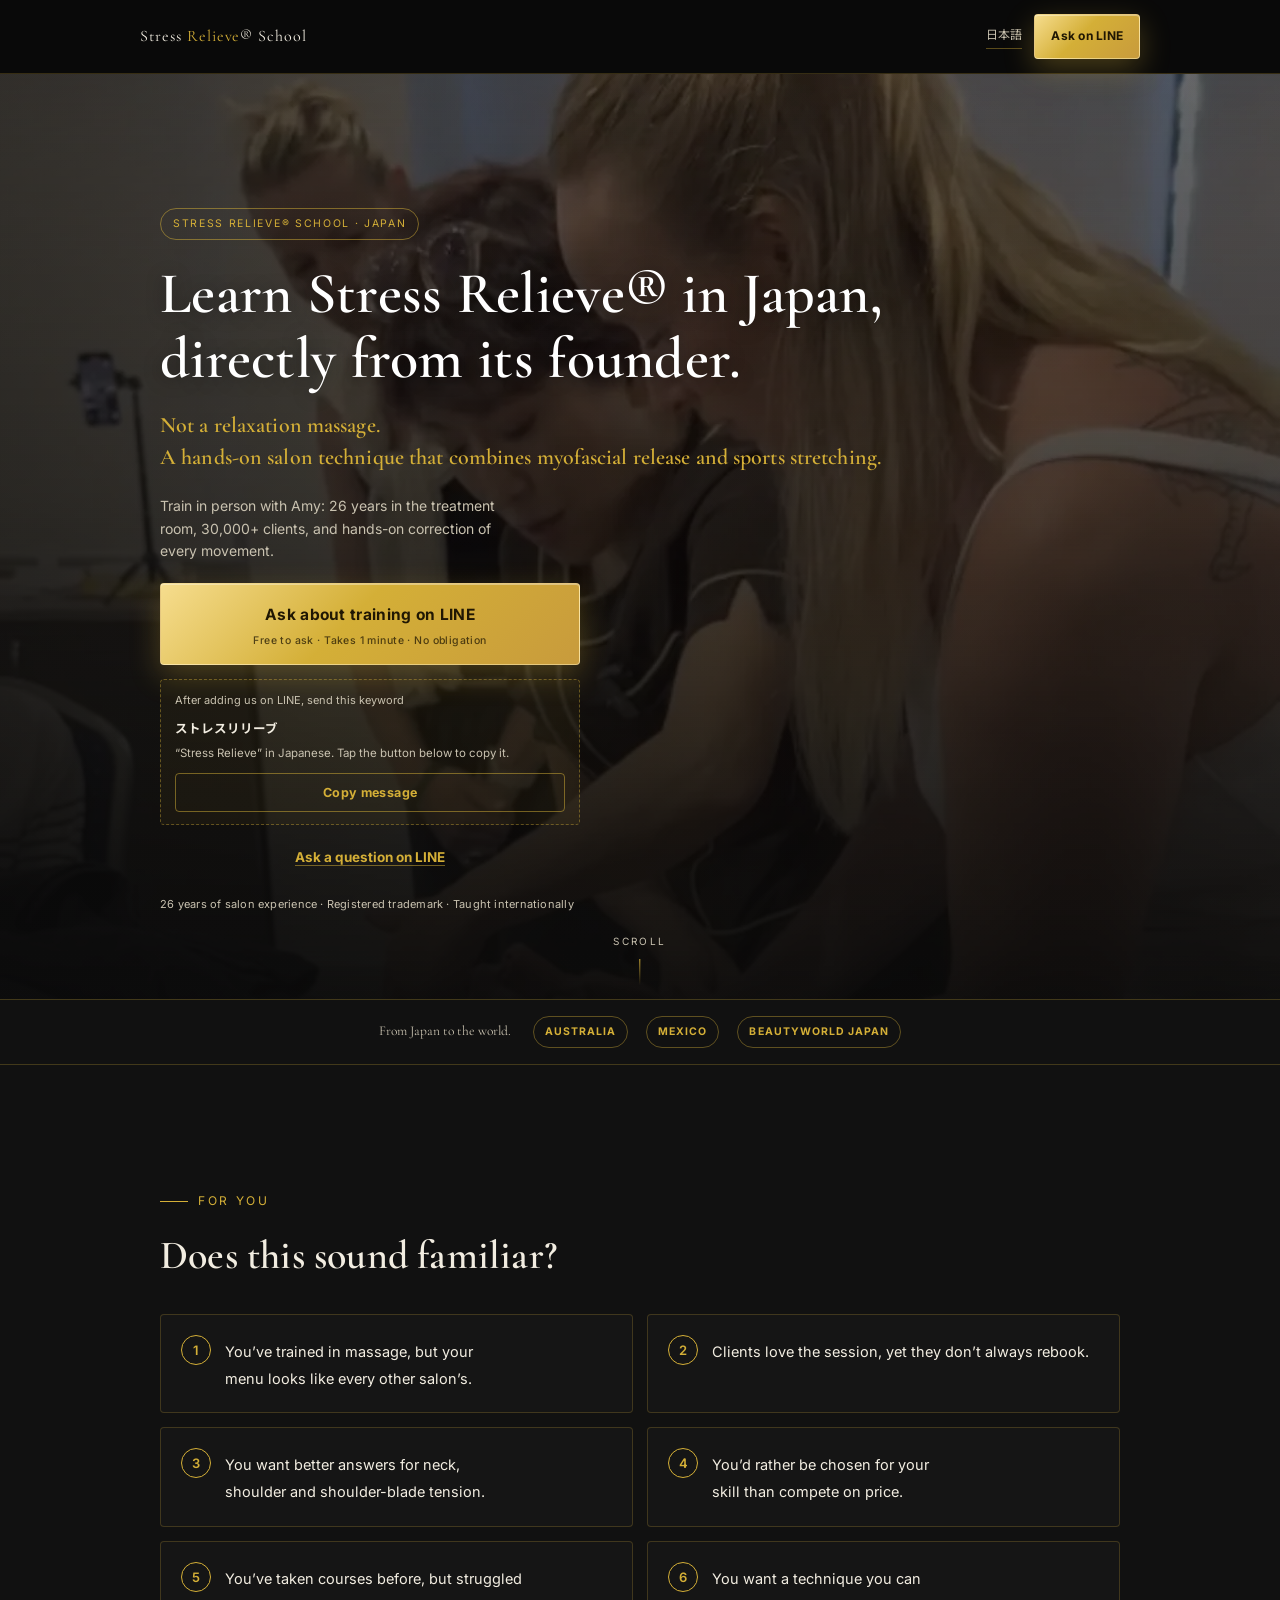
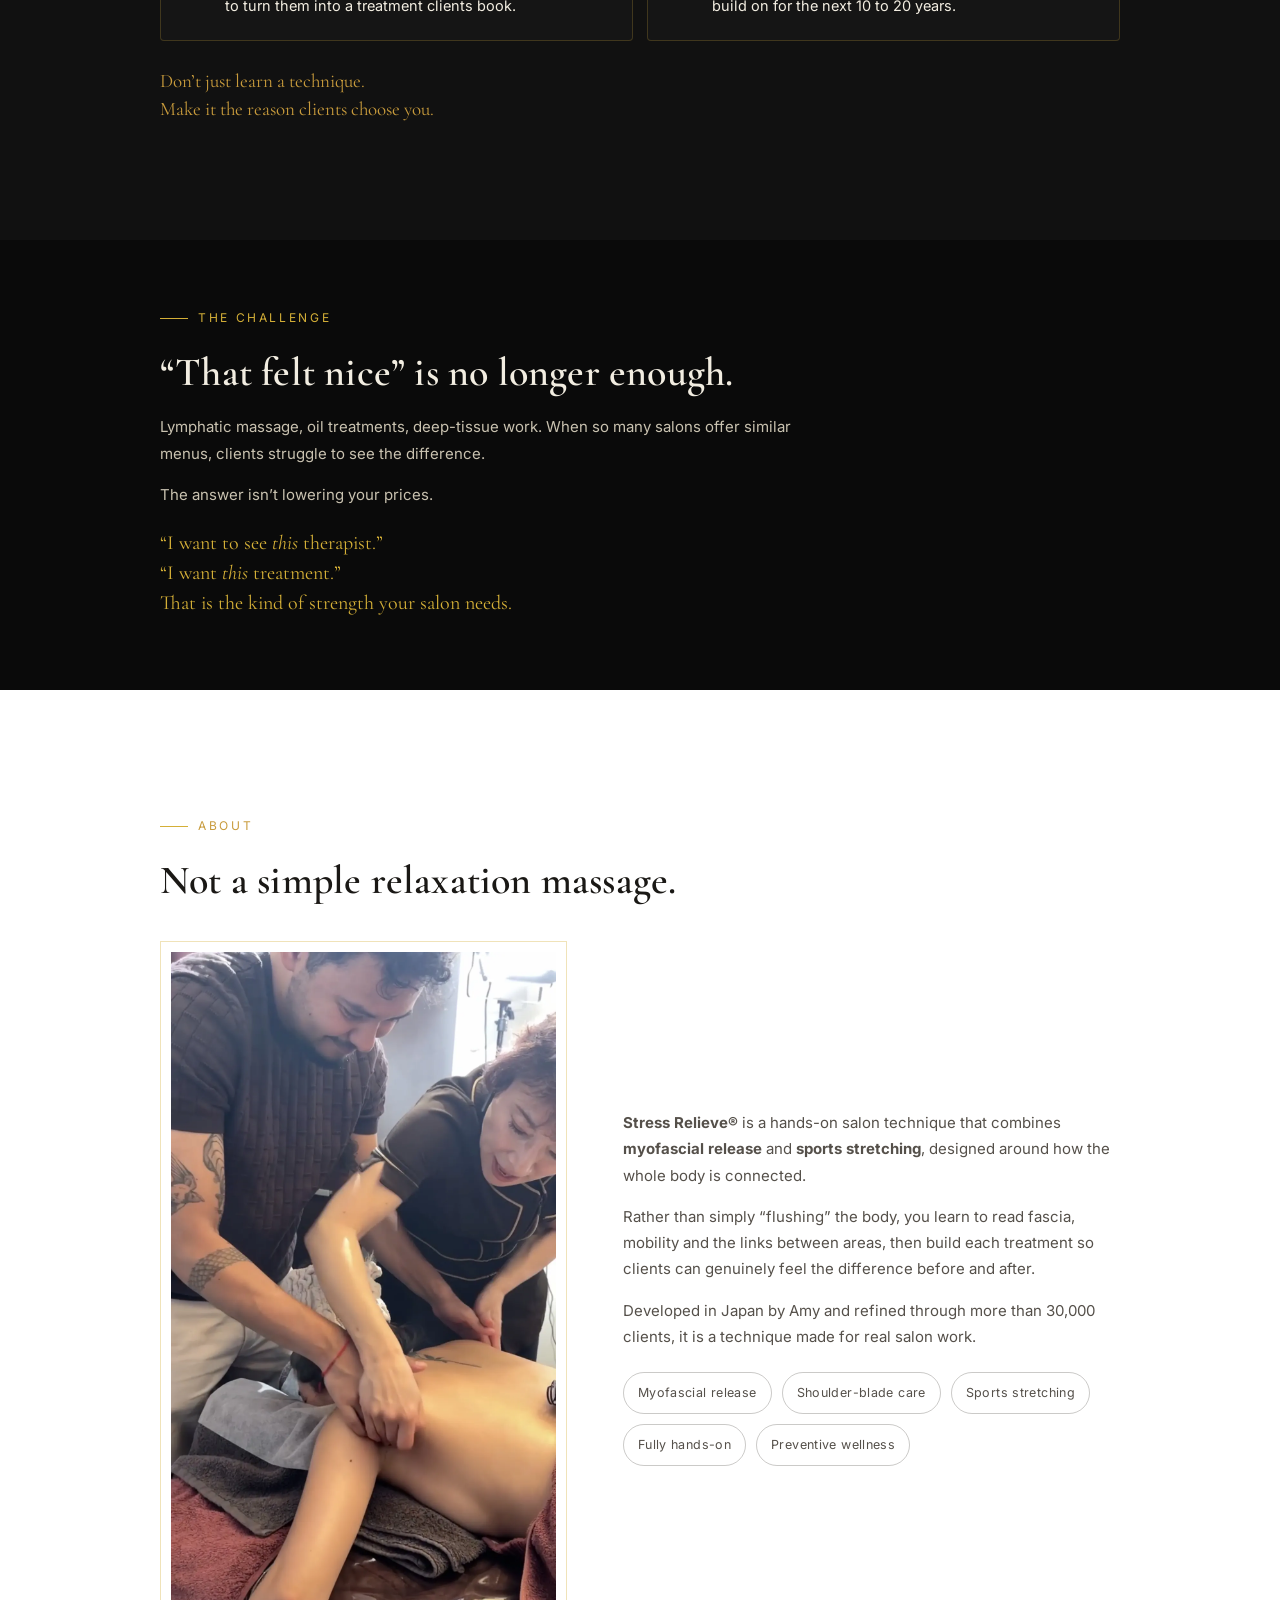
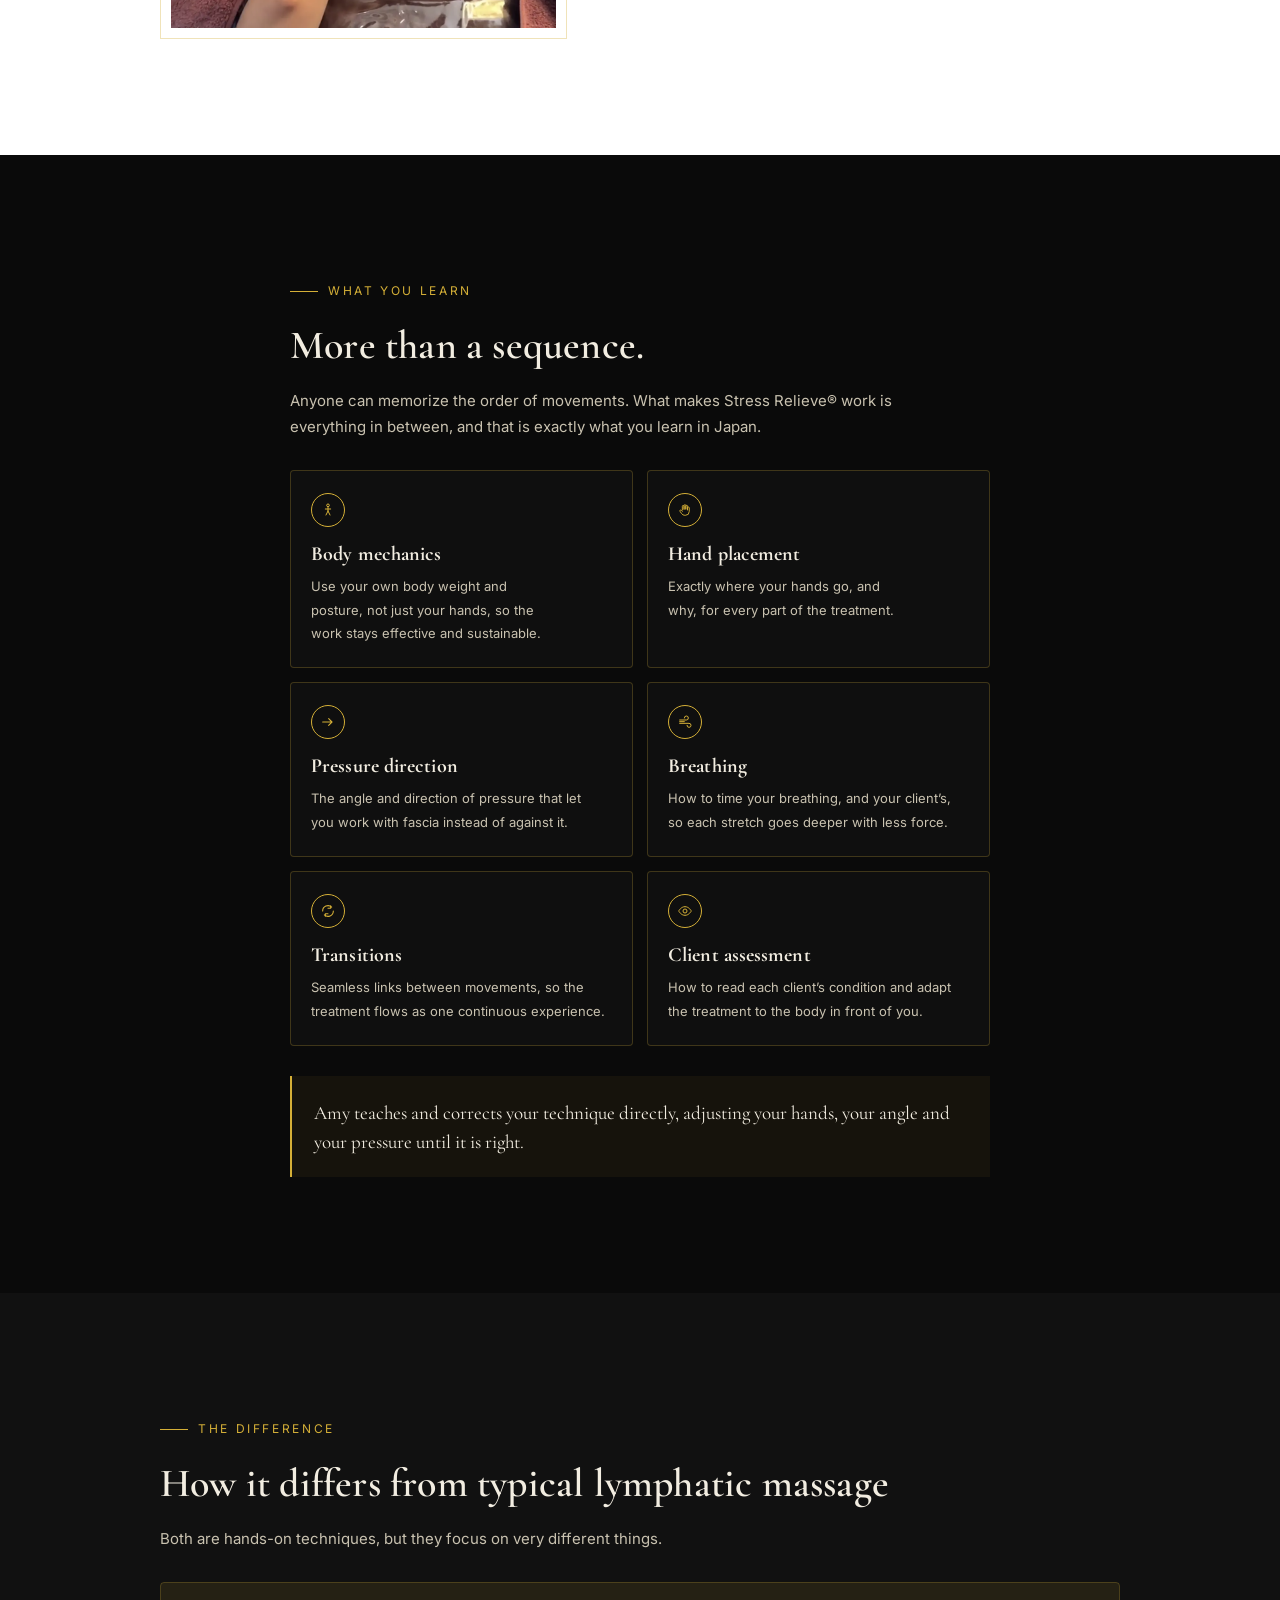
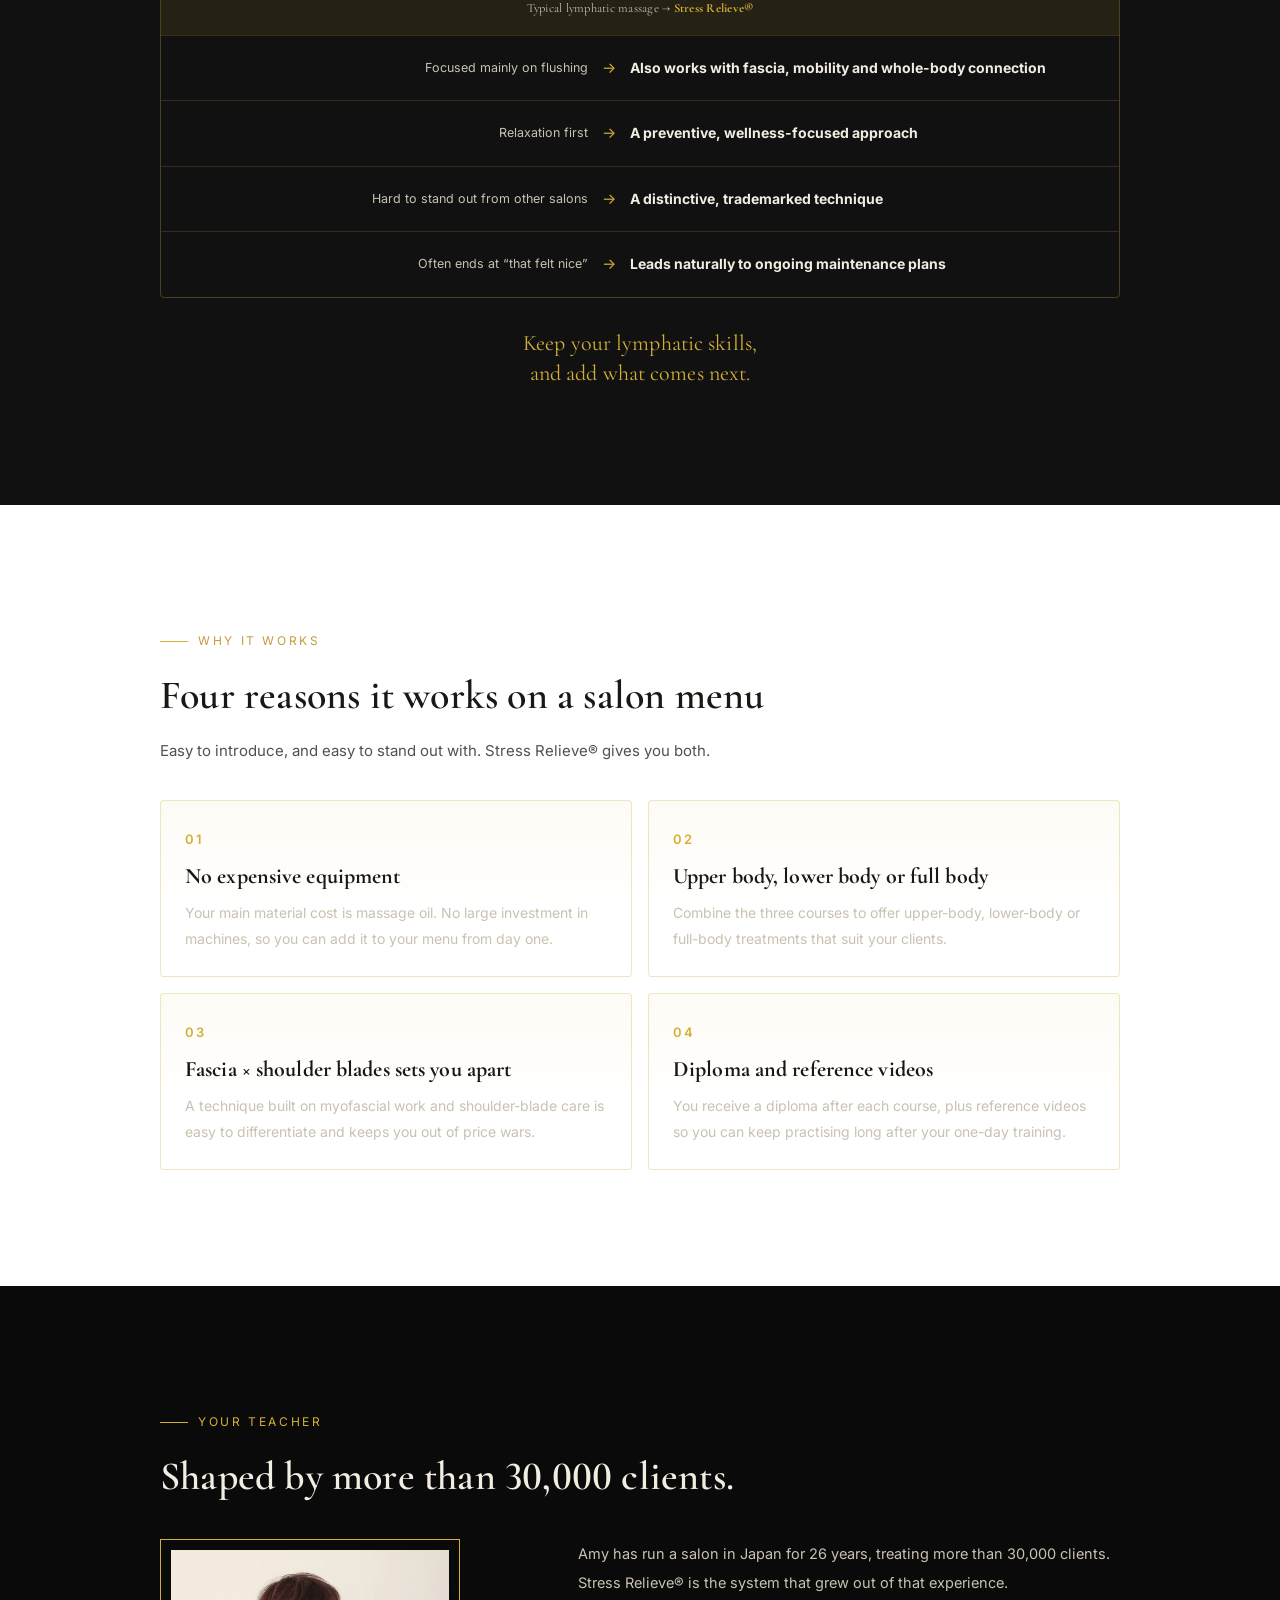
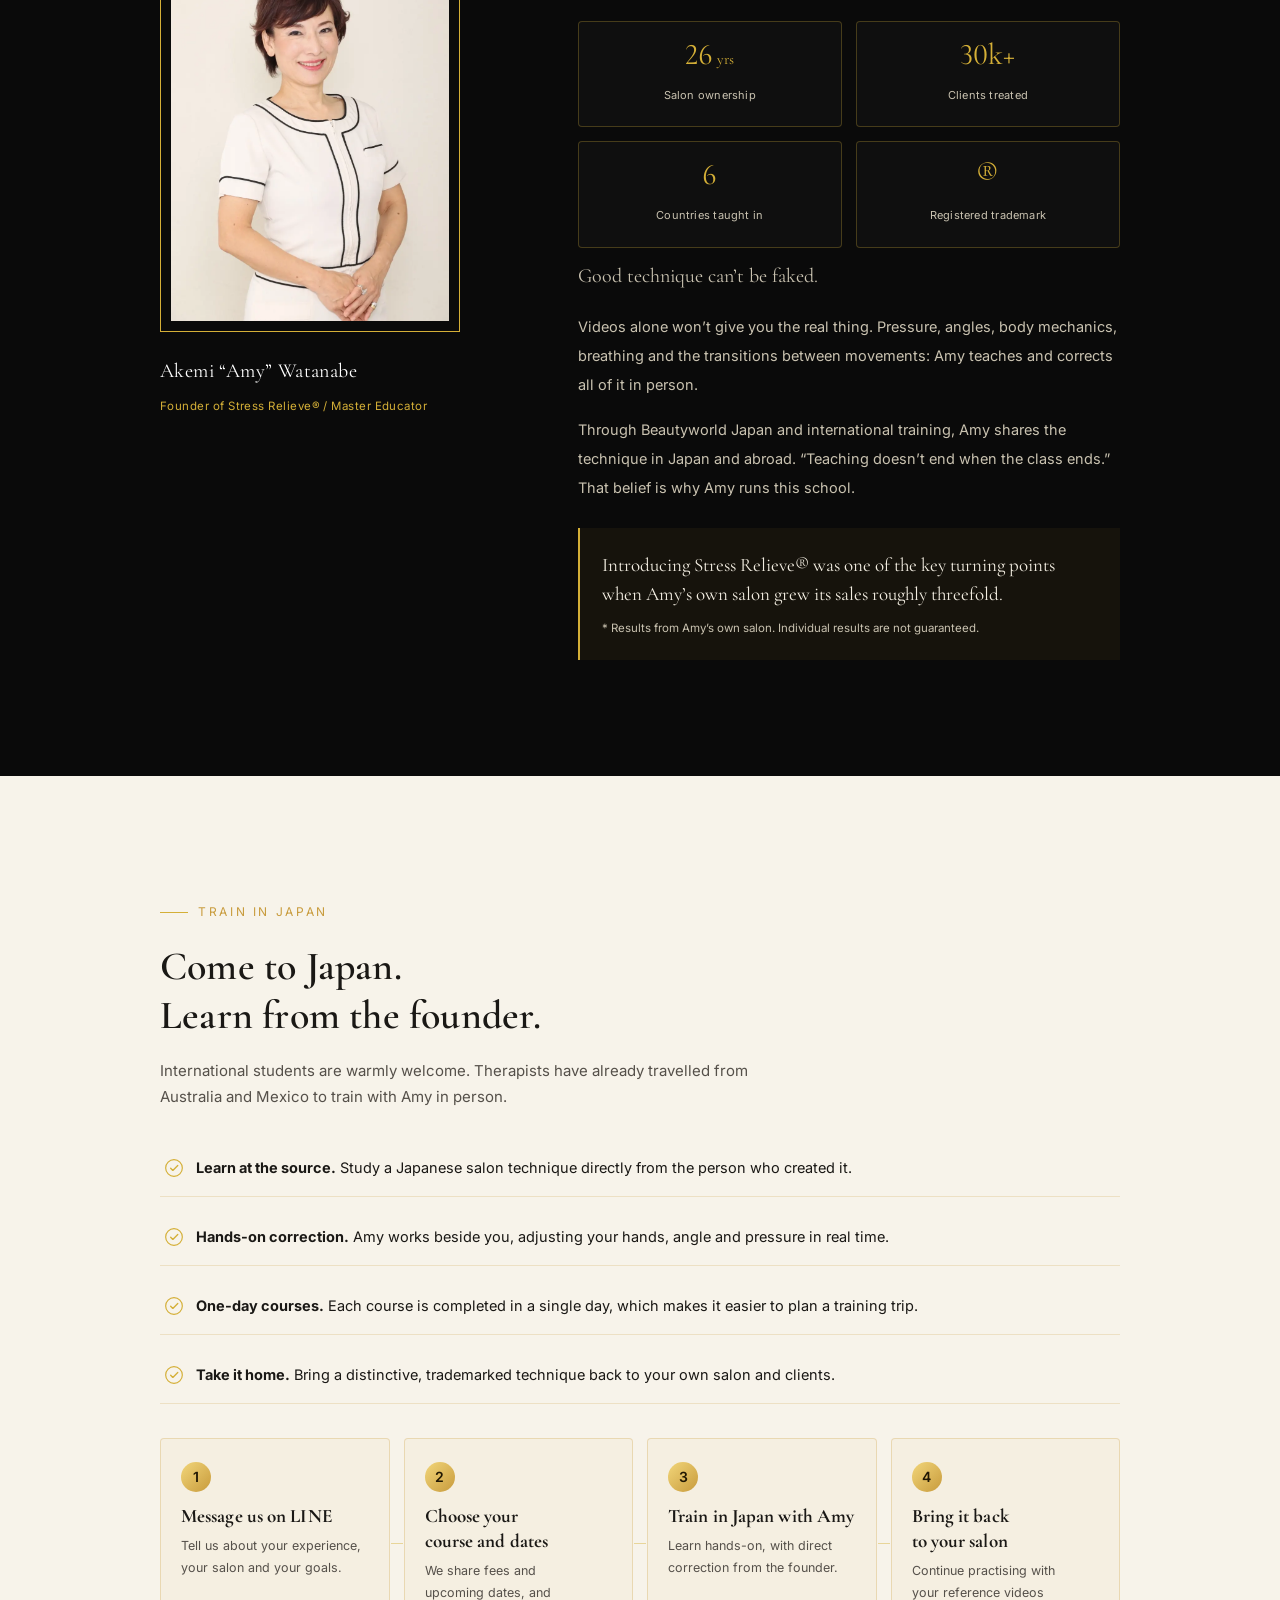
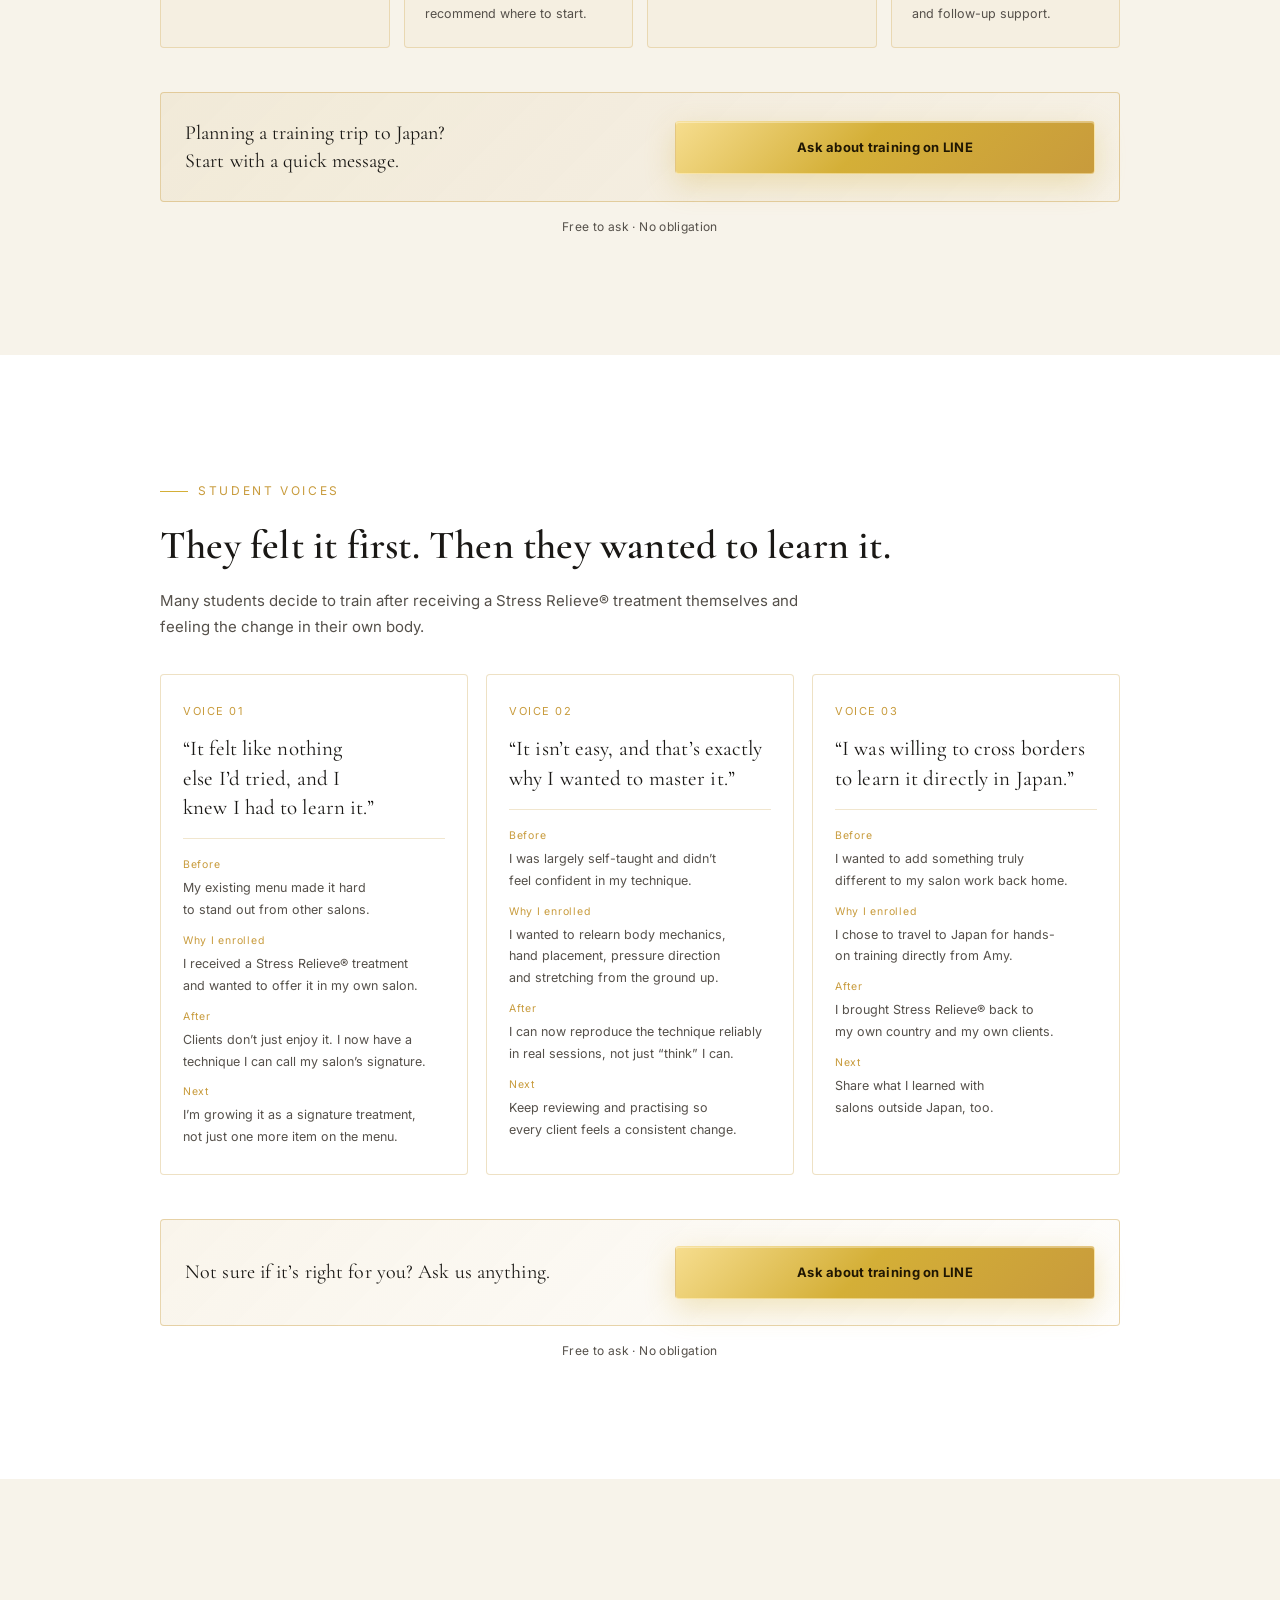
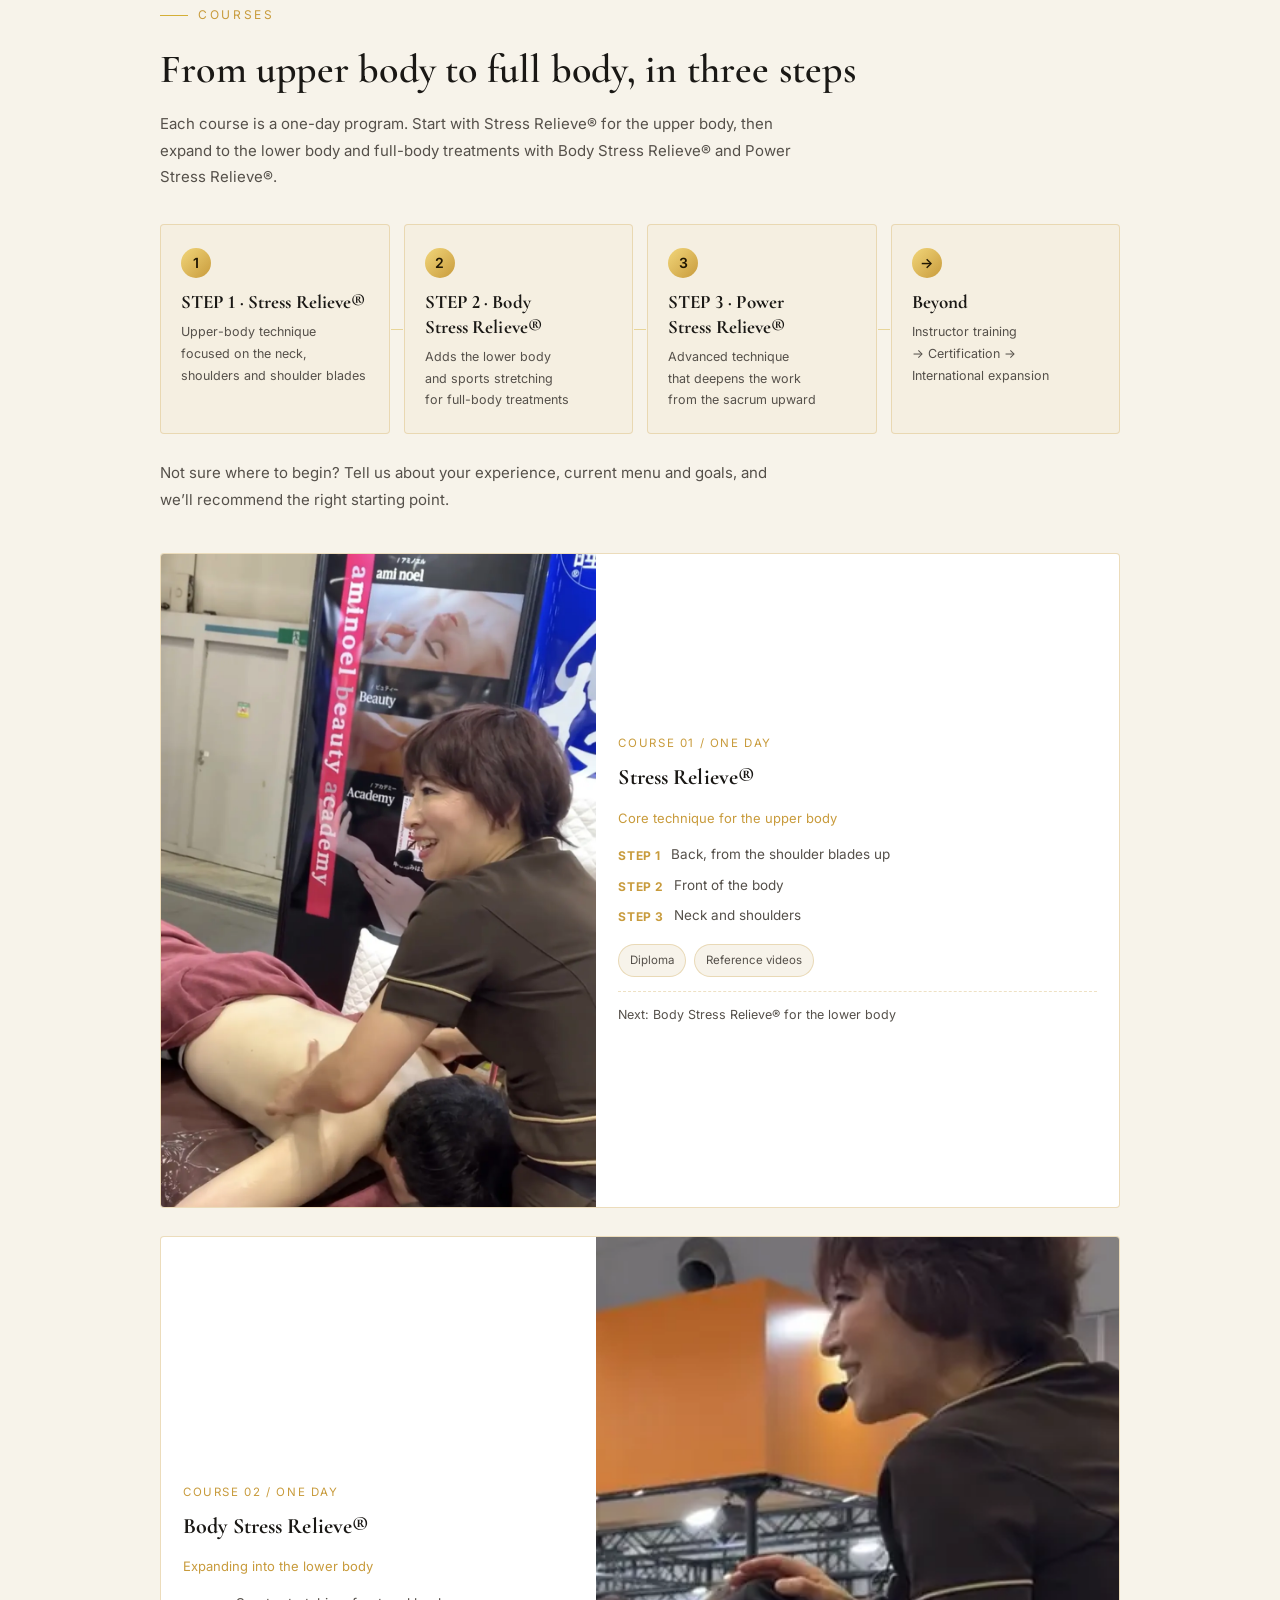
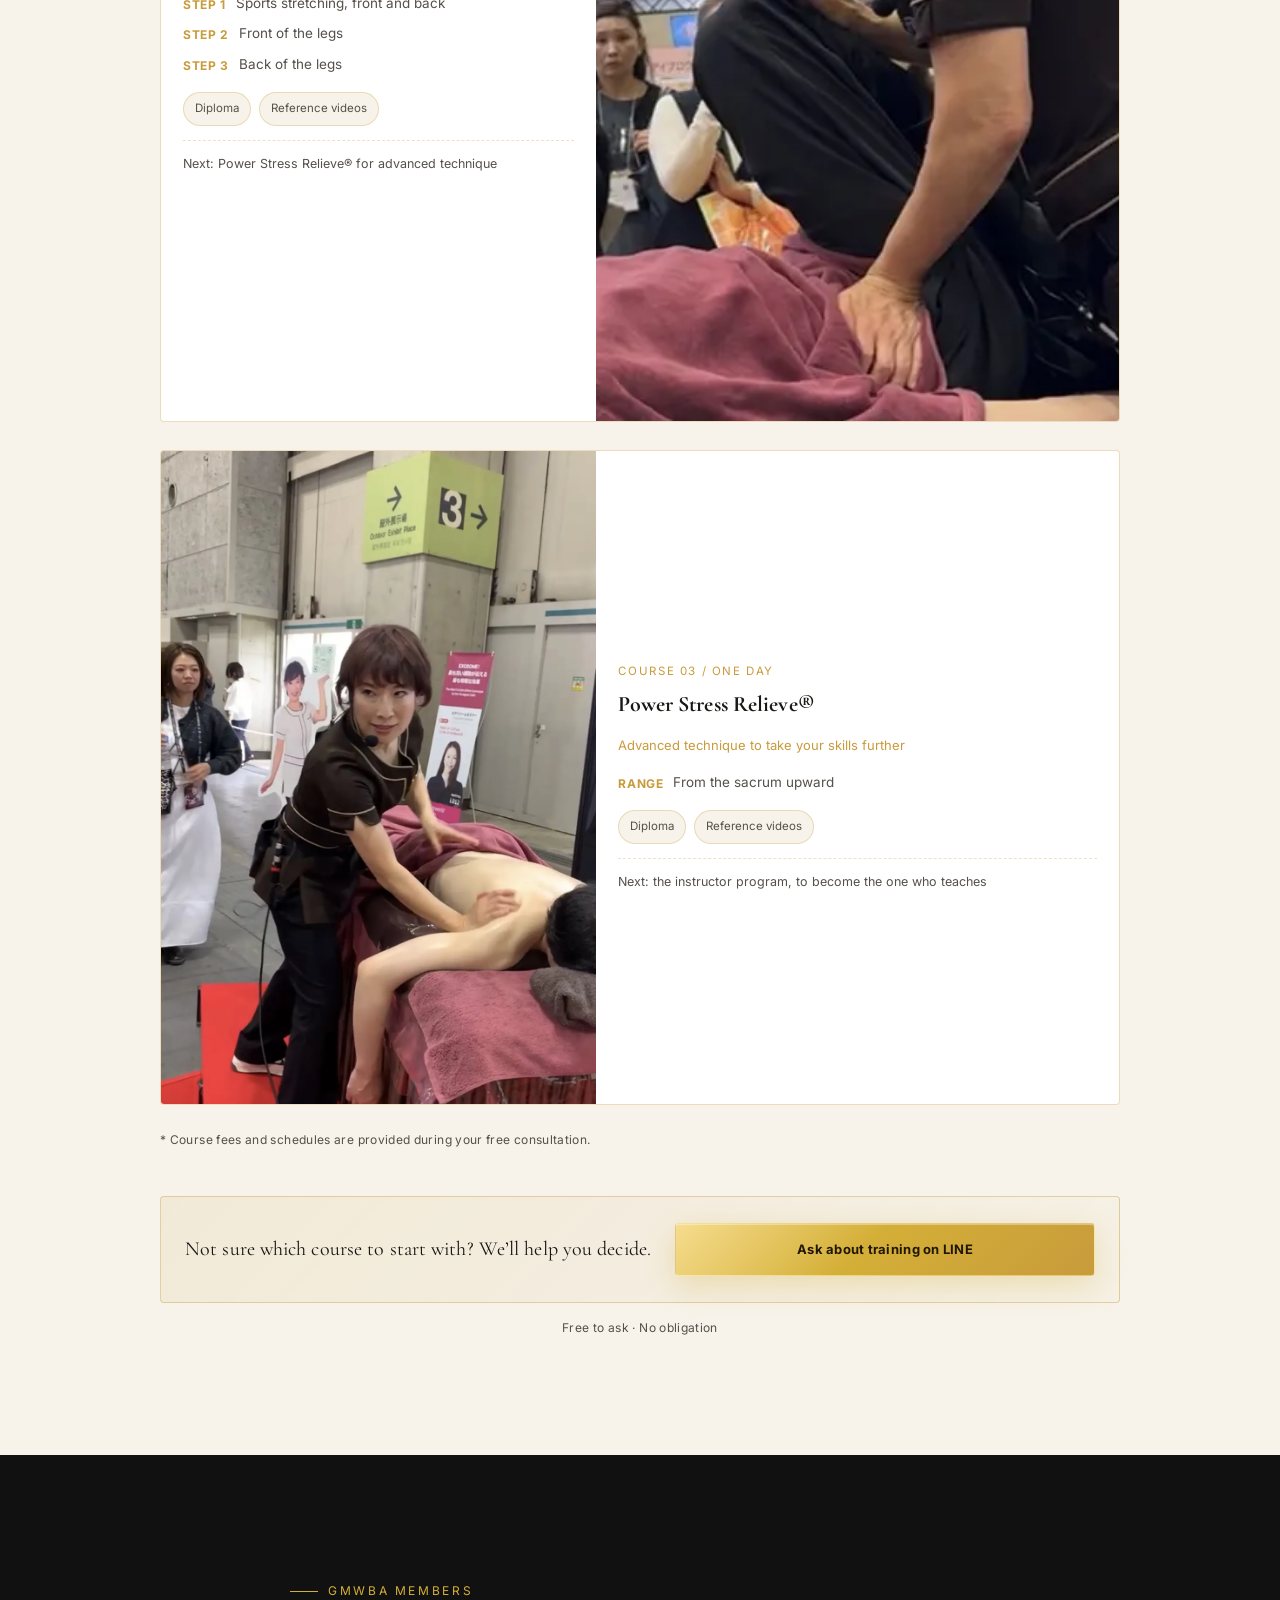
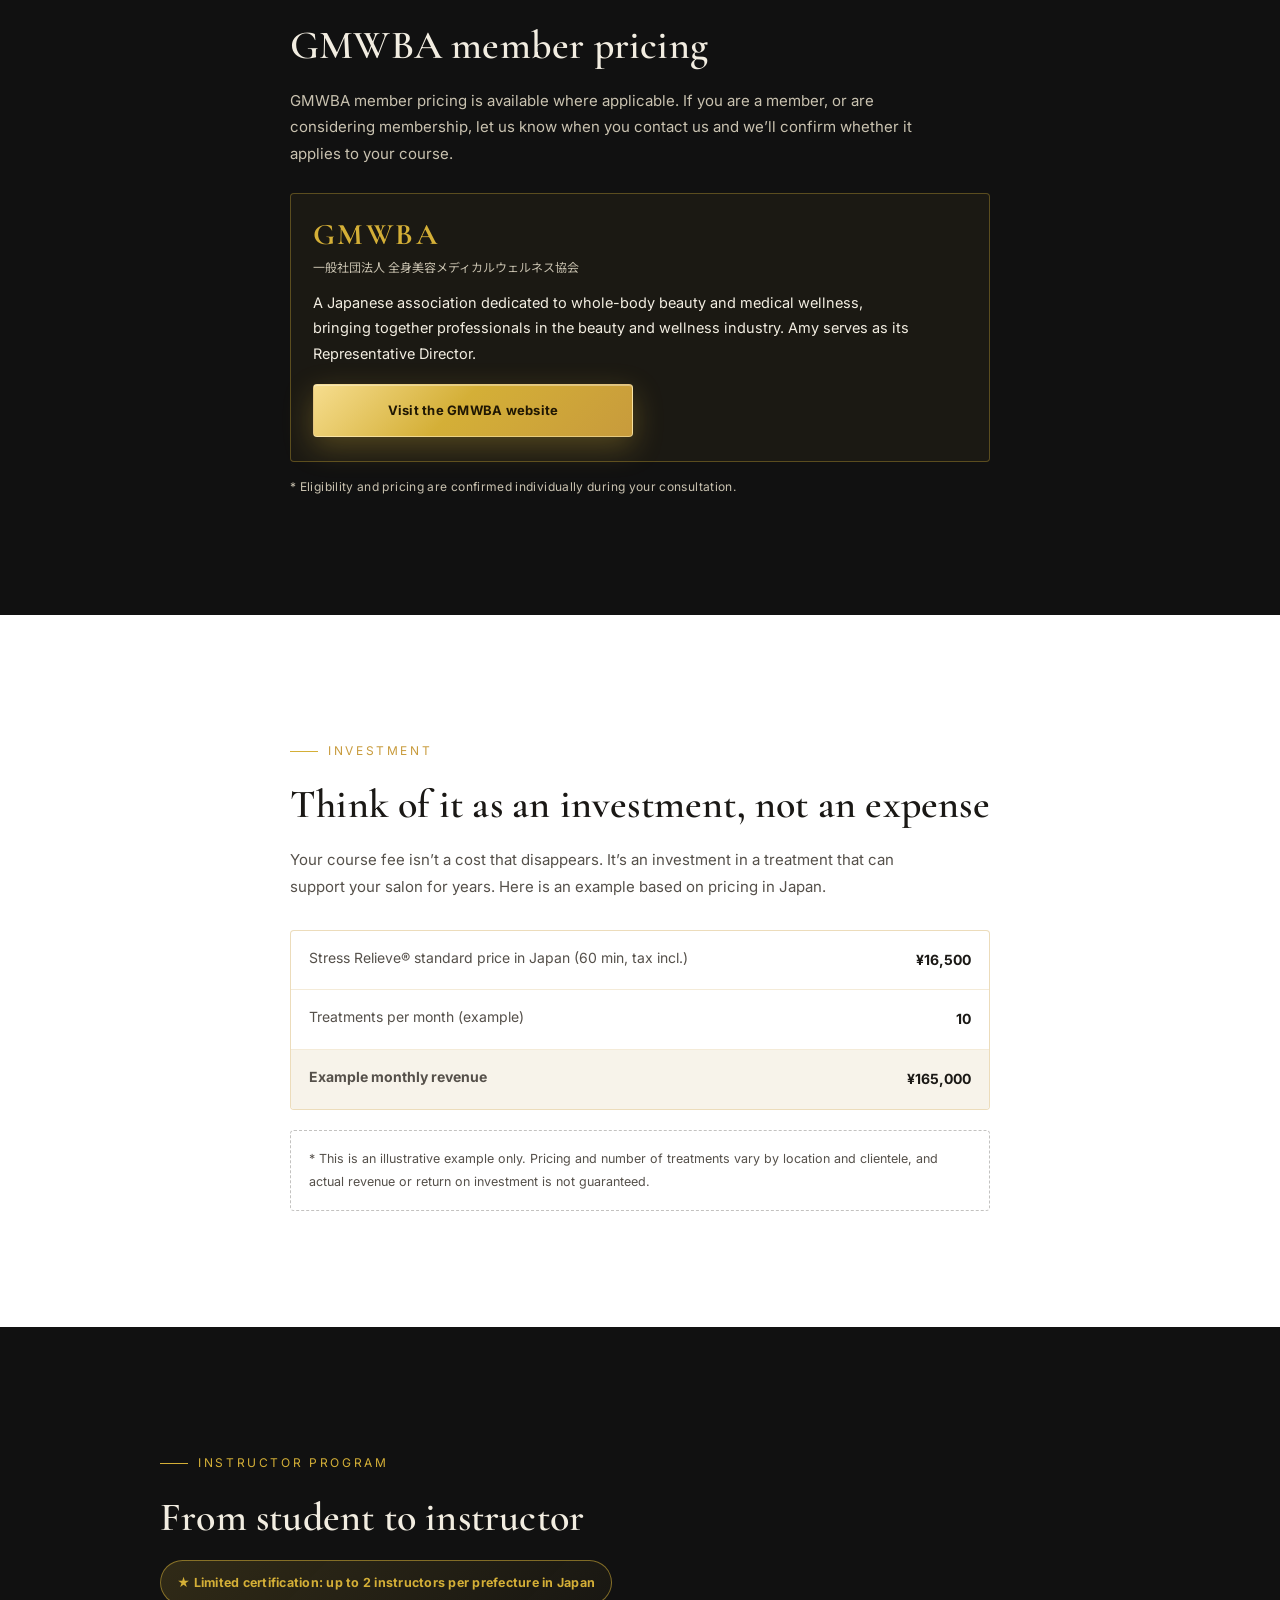
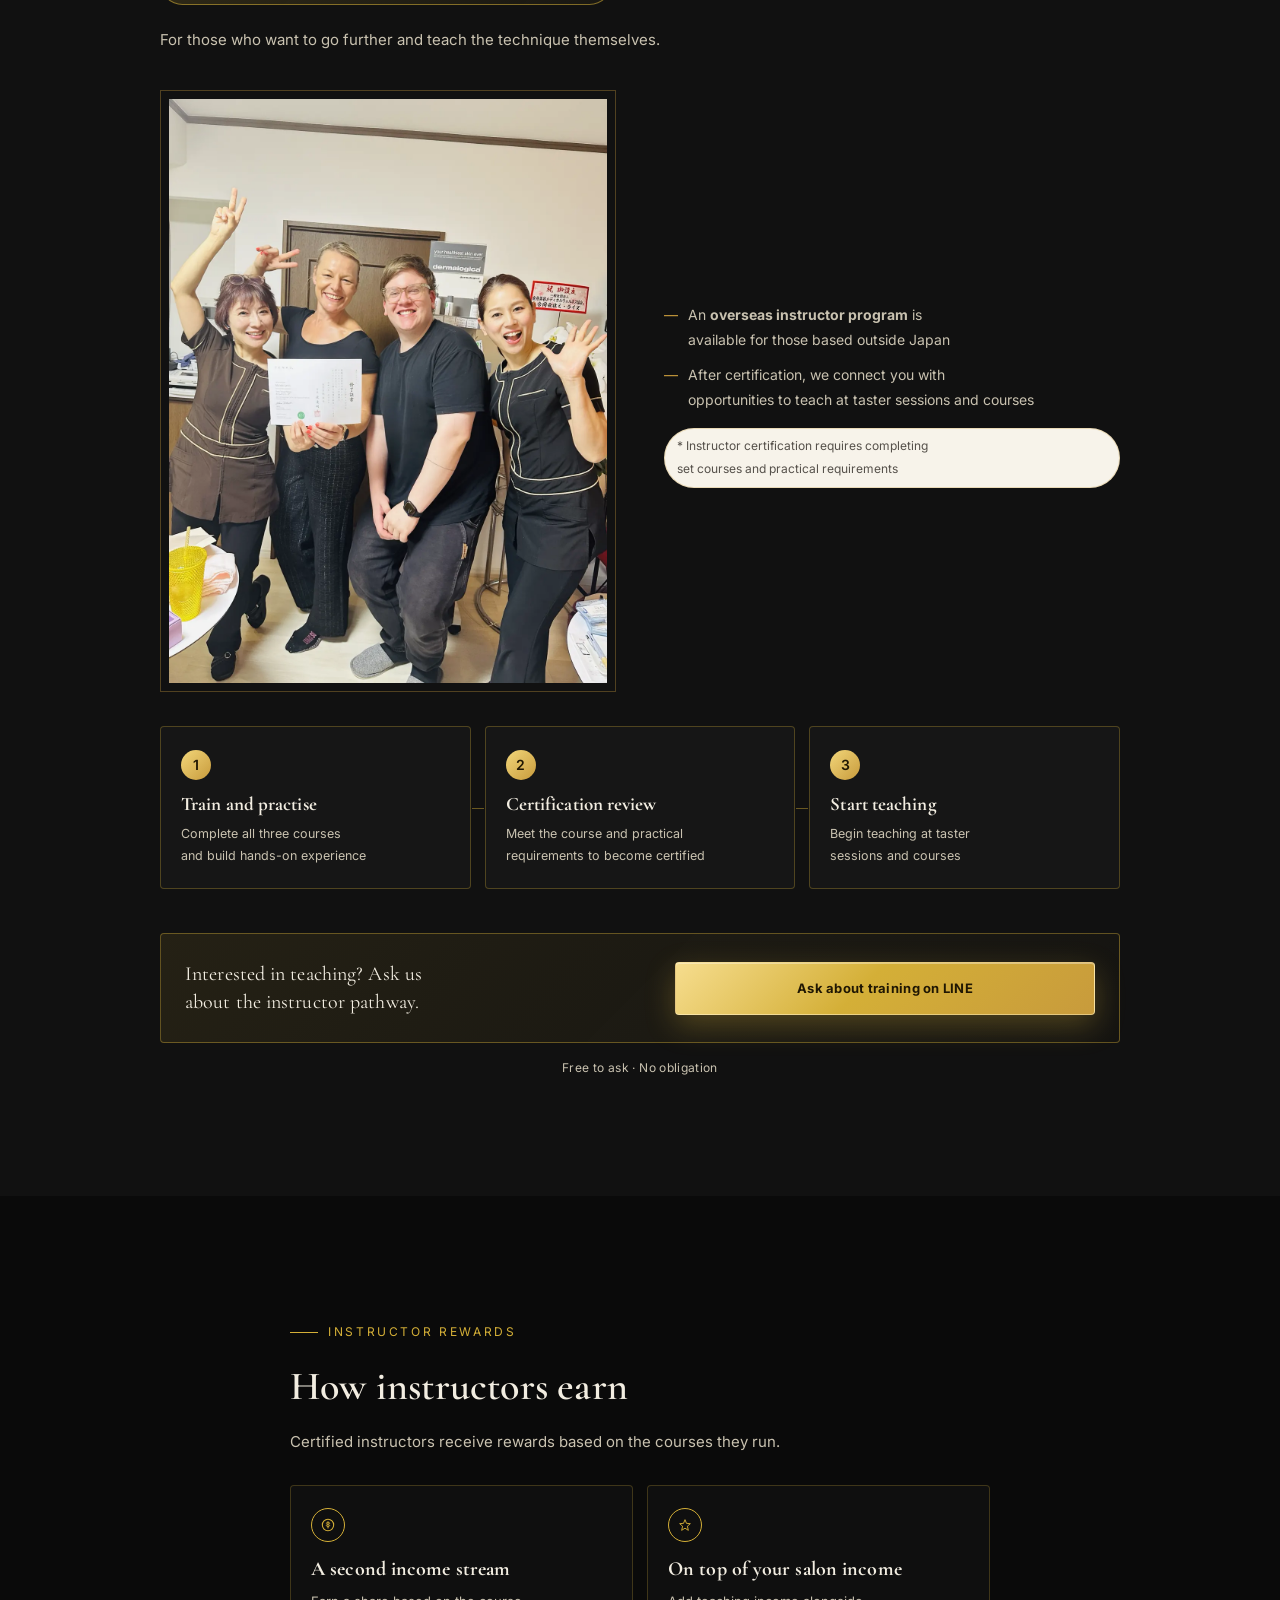
<file: en/index.html>
<!doctype html>
<html lang="en" translate="no">
<head>
<meta charset="UTF-8">
<!-- 英語版をブラウザが日本語に自動翻訳しないようにする -->
<meta name="google" content="notranslate">
<meta name="viewport" content="width=device-width, initial-scale=1, viewport-fit=cover">
<title>Stress Relieve® School Japan | Train with Founder Amy | Myofascial Release × Sports Stretching</title>
<meta name="description" content="Learn Stress Relieve® in Japan, directly from founder Amy. A hands-on salon technique combining myofascial release and sports stretching, for international therapists and salon owners.">
<link rel="canonical" href="https://aminoel0307-ship-it.github.io/stress-relieve-lp/en/">
<link rel="alternate" hreflang="en" href="https://aminoel0307-ship-it.github.io/stress-relieve-lp/en/">
<link rel="alternate" hreflang="ja" href="https://aminoel0307-ship-it.github.io/stress-relieve-lp/">
<link rel="alternate" hreflang="x-default" href="https://aminoel0307-ship-it.github.io/stress-relieve-lp/">

<meta property="og:type" content="website">
<meta property="og:site_name" content="Stress Relieve® School">
<meta property="og:title" content="Stress Relieve® School Japan | Train with Founder Amy | Myofascial Release × Sports Stretching">
<meta property="og:description" content="Learn Stress Relieve® in Japan, directly from founder Amy. A hands-on salon technique combining myofascial release and sports stretching, for international therapists and salon owners.">
<meta property="og:url" content="https://aminoel0307-ship-it.github.io/stress-relieve-lp/en/">
<meta property="og:image" content="https://aminoel0307-ship-it.github.io/stress-relieve-lp/images/og-image.jpg">
<meta property="og:locale" content="en_US">
<meta property="og:locale:alternate" content="ja_JP">
<meta name="twitter:card" content="summary_large_image">
<meta name="twitter:title" content="Stress Relieve® School Japan | Train with Founder Amy | Myofascial Release × Sports Stretching">
<meta name="twitter:description" content="Learn Stress Relieve® in Japan, directly from founder Amy. A hands-on salon technique combining myofascial release and sports stretching, for international therapists and salon owners.">
<meta name="twitter:image" content="https://aminoel0307-ship-it.github.io/stress-relieve-lp/images/og-image.jpg">

<link rel="icon" href="../favicon.svg" type="image/svg+xml">
<meta name="theme-color" content="#0a0a0a">

<link rel="preconnect" href="https://fonts.googleapis.com">
<link rel="preconnect" href="https://fonts.gstatic.com" crossorigin>
<link href="https://fonts.googleapis.com/css2?family=Cormorant+Garamond:wght@500;600;700&family=Inter:wght@400;500;600;700&family=Shippori+Mincho:wght@600&family=Noto+Sans+JP:wght@400;500;700&display=swap" rel="stylesheet">

<!-- 日本語版と共通のスタイル + 英語版専用の上書き（日本語版のCSSは変更しない） -->
<link rel="stylesheet" href="../css/style.css">
<link rel="stylesheet" href="css/en.css">

<script type="application/ld+json">
{
  "@context": "https://schema.org",
  "@type": "EducationalOrganization",
  "name": "Stress Relieve® School",
  "description": "A hands-on salon technique school in Japan teaching Stress Relieve®, which combines myofascial release and sports stretching.",
  "inLanguage": "en",
  "founder": { "@type": "Person", "name": "Akemi \"Amy\" Watanabe" }
}
</script>
</head>
<body>

<a class="u-sr-only" href="#main">Skip to content</a>

<header class="site-header">
  <div class="site-header__inner">
    <a class="site-header__logo" href="#hero">Stress <em>Relieve</em>® School</a>
    <div class="en-header__actions">
      <a class="en-lang" href="../" hreflang="ja" lang="ja">日本語</a>
      <a class="btn btn-gold site-header__cta js-cta-consult" href="#">Ask on LINE</a>
    </div>
  </div>
</header>

<main id="main">

  <!-- 1. Hero -->
  <section class="hero" id="hero" aria-labelledby="hero-title">
    <div class="hero__media">
      <picture>
        <source srcset="../images/hero.webp" type="image/webp">
        <img src="../images/hero.jpg" alt="Amy demonstrating the Stress Relieve® technique" width="1206" height="2114" fetchpriority="high">
      </picture>
    </div>
    <div class="hero__content">
      <span class="hero__badge">STRESS RELIEVE® SCHOOL · JAPAN</span>
      <h1 class="hero__title" id="hero-title">Learn Stress Relieve® in Japan, directly from its founder.</h1>
      <p class="hero__catch">Not a relaxation massage.<br>A hands-on salon technique that combines myofascial release and sports stretching.</p>
      <p class="hero__supporting">Train in person with Amy: 26 years in the treatment room, 30,000+ clients, and hands-on correction of every movement.</p>

      <div class="cta-stack">
        <a class="btn btn-gold btn--stacked js-cta-consult" href="#">
          <span class="btn__label">Ask about training on LINE</span>
          <span class="btn-gold__sub">Free to ask · Takes 1 minute · No obligation</span>
        </a>
      </div>

      <div class="line-guide line-guide--compact">
        <p class="line-guide__label">After adding us on LINE, send this keyword</p>
        <div class="line-guide__box">
          <strong lang="ja">ストレスリリーブ</strong>
          <span class="en-keyword-note">&ldquo;Stress Relieve&rdquo; in Japanese. Tap the button below to copy it.</span>
        </div>
        <button type="button" class="btn-copy js-copy-line-message">Copy message</button>
      </div>
      <a class="hero__line-link js-cta-line" href="#">Ask a question on LINE</a>

      <p class="hero__trust">26 years of salon experience · Registered trademark · Taught internationally</p>
    </div>
    <div class="scroll-cue" aria-hidden="true">
      <span>SCROLL</span>
      <span class="scroll-cue__line"></span>
    </div>
  </section>

  <div class="global-strip" aria-label="International track record">
    <span class="global-strip__lead">From Japan to the world.</span>
    <span class="global-strip__item">AUSTRALIA</span>
    <span class="global-strip__item">MEXICO</span>
    <span class="global-strip__item">BEAUTYWORLD JAPAN</span>
  </div>

  <!-- 2. For you -->
  <section class="section section--charcoal" aria-labelledby="worry-title">
    <div class="section__inner reveal">
      <span class="eyebrow">FOR YOU</span>
      <h2 class="section__title" id="worry-title">Does this sound familiar?</h2>

      <div class="worry-grid">
        <div class="worry-item"><span class="worry-item__mark" aria-hidden="true">1</span><p>You&rsquo;ve trained in massage, but your menu looks like every other salon&rsquo;s.</p></div>
        <div class="worry-item"><span class="worry-item__mark" aria-hidden="true">2</span><p>Clients love the session, yet they don&rsquo;t always rebook.</p></div>
        <div class="worry-item"><span class="worry-item__mark" aria-hidden="true">3</span><p>You want better answers for neck, shoulder and shoulder-blade tension.</p></div>
        <div class="worry-item"><span class="worry-item__mark" aria-hidden="true">4</span><p>You&rsquo;d rather be chosen for your skill than compete on price.</p></div>
        <div class="worry-item"><span class="worry-item__mark" aria-hidden="true">5</span><p>You&rsquo;ve taken courses before, but struggled to turn them into a treatment clients book.</p></div>
        <div class="worry-item"><span class="worry-item__mark" aria-hidden="true">6</span><p>You want a technique you can build on for the next 10 to 20 years.</p></div>
      </div>
      <p class="section__sub" style="margin-top:26px; font-family:var(--font-serif); font-size:19px; line-height:1.5; color:var(--c-gold-deep);">Don&rsquo;t just learn a technique.<br>Make it the reason clients choose you.</p>
    </div>
  </section>

  <!-- 3. Problem -->
  <section class="section section--black section--tight" aria-labelledby="problem-title">
    <div class="section__inner reveal">
      <span class="eyebrow">THE CHALLENGE</span>
      <h2 class="section__title" id="problem-title">&ldquo;That felt nice&rdquo; is no longer enough.</h2>
      <p class="section__sub">Lymphatic massage, oil treatments, deep-tissue work. When so many salons offer similar menus, clients struggle to see the difference.</p>
      <p class="section__sub">The answer isn&rsquo;t lowering your prices.</p>
      <p class="section__sub" style="font-family:var(--font-serif); font-size:20px; line-height:1.5; color:var(--c-gold);">&ldquo;I want to see <em>this</em> therapist.&rdquo;<br>&ldquo;I want <em>this</em> treatment.&rdquo;<br>That is the kind of strength your salon needs.</p>
    </div>
  </section>

  <!-- 4. About -->
  <section class="section section--white" aria-labelledby="about-title">
    <div class="section__inner reveal">
      <span class="eyebrow" style="color:var(--c-gold-deep)">ABOUT</span>
      <h2 class="section__title" id="about-title">Not a simple relaxation massage.</h2>

      <div class="about-layout">
        <figure class="about-layout__figure">
          <picture>
            <source srcset="../images/about.webp" type="image/webp">
            <img src="../images/about.jpg" alt="Amy and a male student working on a model&rsquo;s shoulder blades and upper back" width="1200" height="2109" loading="lazy">
          </picture>
        </figure>
        <div>
          <p class="section__sub"><strong>Stress Relieve®</strong> is a hands-on salon technique that combines <strong>myofascial release</strong> and <strong>sports stretching</strong>, designed around how the whole body is connected.</p>
          <p class="section__sub">Rather than simply &ldquo;flushing&rdquo; the body, you learn to read fascia, mobility and the links between areas, then build each treatment so clients can genuinely feel the difference before and after.</p>
          <p class="section__sub">Developed in Japan by Amy and refined through more than 30,000 clients, it is a technique made for real salon work.</p>
          <div class="about-keywords">
            <span class="keyword-chip">Myofascial release</span>
            <span class="keyword-chip">Shoulder-blade care</span>
            <span class="keyword-chip">Sports stretching</span>
            <span class="keyword-chip">Fully hands-on</span>
            <span class="keyword-chip">Preventive wellness</span>
          </div>
        </div>
      </div>
    </div>
  </section>

  <!-- 5. What you learn (英語版で追加) -->
  <section class="section section--black" aria-labelledby="learn-title">
    <div class="section__inner section__inner--narrow reveal">
      <span class="eyebrow">WHAT YOU LEARN</span>
      <h2 class="section__title" id="learn-title">More than a sequence.</h2>
      <p class="section__sub">Anyone can memorize the order of movements. What makes Stress Relieve® work is everything in between, and that is exactly what you learn in Japan.</p>

      <div class="icon-grid">
        <div class="icon-card">
          <span class="icon-card__icon" aria-hidden="true">
            <svg viewBox="0 0 24 24" fill="none"><circle cx="12" cy="5" r="2" stroke="currentColor" stroke-width="1.5"/><path d="M12 7.5v6M8 10.5h8M12 13.5l-3 6M12 13.5l3 6" stroke="currentColor" stroke-width="1.5" stroke-linecap="round"/></svg>
          </span>
          <h3 class="icon-card__title">Body mechanics</h3>
          <p class="icon-card__text">Use your own body weight and posture, not just your hands, so the work stays effective and sustainable.</p>
        </div>
        <div class="icon-card">
          <span class="icon-card__icon" aria-hidden="true">
            <svg viewBox="0 0 24 24" fill="none"><path d="M8 12V6.5a1.3 1.3 0 0 1 2.6 0V11M10.6 10.5V5.3a1.3 1.3 0 0 1 2.6 0v5.2M13.2 10.5V6.3a1.3 1.3 0 0 1 2.6 0V12M15.8 11V8.8a1.3 1.3 0 0 1 2.6 0V14a6 6 0 0 1-6 6h-.6a6 6 0 0 1-5-2.7L4.5 14a1.3 1.3 0 0 1 2.2-1.4L8 14" stroke="currentColor" stroke-width="1.4" stroke-linecap="round" stroke-linejoin="round"/></svg>
          </span>
          <h3 class="icon-card__title">Hand placement</h3>
          <p class="icon-card__text">Exactly where your hands go, and why, for every part of the treatment.</p>
        </div>
        <div class="icon-card">
          <span class="icon-card__icon" aria-hidden="true">
            <svg viewBox="0 0 24 24" fill="none"><path d="M4 12h14M13 7l5 5-5 5" stroke="currentColor" stroke-width="1.6" stroke-linecap="round" stroke-linejoin="round"/></svg>
          </span>
          <h3 class="icon-card__title">Pressure direction</h3>
          <p class="icon-card__text">The angle and direction of pressure that let you work with fascia instead of against it.</p>
        </div>
        <div class="icon-card">
          <span class="icon-card__icon" aria-hidden="true">
            <svg viewBox="0 0 24 24" fill="none"><path d="M4 9h10a3 3 0 1 0-3-3M4 14h14a3 3 0 1 1-3 3M4 11.5h7" stroke="currentColor" stroke-width="1.5" stroke-linecap="round"/></svg>
          </span>
          <h3 class="icon-card__title">Breathing</h3>
          <p class="icon-card__text">How to time your breathing, and your client&rsquo;s, so each stretch goes deeper with less force.</p>
        </div>
        <div class="icon-card">
          <span class="icon-card__icon" aria-hidden="true">
            <svg viewBox="0 0 24 24" fill="none"><path d="M4 12a8 8 0 0 1 13.5-5.8M20 12a8 8 0 0 1-13.5 5.8" stroke="currentColor" stroke-width="1.6" stroke-linecap="round"/><path d="M16 4v4h-4M8 20v-4h4" stroke="currentColor" stroke-width="1.6" stroke-linecap="round" stroke-linejoin="round"/></svg>
          </span>
          <h3 class="icon-card__title">Transitions</h3>
          <p class="icon-card__text">Seamless links between movements, so the treatment flows as one continuous experience.</p>
        </div>
        <div class="icon-card">
          <span class="icon-card__icon" aria-hidden="true">
            <svg viewBox="0 0 24 24" fill="none"><path d="M2.5 12S6 5.5 12 5.5 21.5 12 21.5 12 18 18.5 12 18.5 2.5 12 2.5 12z" stroke="currentColor" stroke-width="1.5" stroke-linejoin="round"/><circle cx="12" cy="12" r="3" stroke="currentColor" stroke-width="1.5"/></svg>
          </span>
          <h3 class="icon-card__title">Client assessment</h3>
          <p class="icon-card__text">How to read each client&rsquo;s condition and adapt the treatment to the body in front of you.</p>
        </div>
      </div>

      <div class="stat-quote en-callout">
        <p>Amy teaches and corrects your technique directly, adjusting your hands, your angle and your pressure until it is right.</p>
      </div>
    </div>
  </section>

  <!-- 6. Difference -->
  <section class="section section--charcoal" aria-labelledby="compare-title">
    <div class="section__inner reveal">
      <span class="eyebrow">THE DIFFERENCE</span>
      <h2 class="section__title" id="compare-title">How it differs from typical lymphatic massage</h2>
      <p class="section__sub">Both are hands-on techniques, but they focus on very different things.</p>

      <div class="compare-table">
        <p class="compare-table__head">Typical lymphatic massage <span aria-hidden="true">→</span> <span class="is-gold">Stress Relieve®</span></p>
        <div class="compare-table__row">
          <span class="compare-table__before">Focused mainly on flushing</span>
          <span class="compare-table__arrow" aria-hidden="true">→</span>
          <span class="compare-table__after">Also works with fascia, mobility and whole-body connection</span>
        </div>
        <div class="compare-table__row">
          <span class="compare-table__before">Relaxation first</span>
          <span class="compare-table__arrow" aria-hidden="true">→</span>
          <span class="compare-table__after">A preventive, wellness-focused approach</span>
        </div>
        <div class="compare-table__row">
          <span class="compare-table__before">Hard to stand out from other salons</span>
          <span class="compare-table__arrow" aria-hidden="true">→</span>
          <span class="compare-table__after">A distinctive, trademarked technique</span>
        </div>
        <div class="compare-table__row">
          <span class="compare-table__before">Often ends at &ldquo;that felt nice&rdquo;</span>
          <span class="compare-table__arrow" aria-hidden="true">→</span>
          <span class="compare-table__after">Leads naturally to ongoing maintenance plans</span>
        </div>
      </div>

      <p class="compare-statement">Keep your lymphatic skills,<br>and add what comes next.</p>
    </div>
  </section>

  <!-- 7. Reasons -->
  <section class="section section--white" aria-labelledby="reason-title">
    <div class="section__inner reveal">
      <span class="eyebrow" style="color:var(--c-gold-deep)">WHY IT WORKS</span>
      <h2 class="section__title" id="reason-title">Four reasons it works on a salon menu</h2>
      <p class="section__sub">Easy to introduce, and easy to stand out with. Stress Relieve® gives you both.</p>

      <div class="reason-list">
        <div class="reason-card">
          <span class="reason-card__num">01</span>
          <h3 class="reason-card__title">No expensive equipment</h3>
          <p class="reason-card__text">Your main material cost is massage oil. No large investment in machines, so you can add it to your menu from day one.</p>
        </div>
        <div class="reason-card">
          <span class="reason-card__num">02</span>
          <h3 class="reason-card__title">Upper body, lower body or full body</h3>
          <p class="reason-card__text">Combine the three courses to offer upper-body, lower-body or full-body treatments that suit your clients.</p>
        </div>
        <div class="reason-card">
          <span class="reason-card__num">03</span>
          <h3 class="reason-card__title">Fascia &times; shoulder blades sets you apart</h3>
          <p class="reason-card__text">A technique built on myofascial work and shoulder-blade care is easy to differentiate and keeps you out of price wars.</p>
        </div>
        <div class="reason-card">
          <span class="reason-card__num">04</span>
          <h3 class="reason-card__title">Diploma and reference videos</h3>
          <p class="reason-card__text">You receive a diploma after each course, plus reference videos so you can keep practising long after your one-day training.</p>
        </div>
      </div>
    </div>
  </section>

  <!-- 8. Founder / track record -->
  <section class="section section--black" aria-labelledby="profile-title">
    <div class="section__inner reveal">
      <span class="eyebrow">YOUR TEACHER</span>
      <h2 class="section__title" id="profile-title">Shaped by more than 30,000 clients.</h2>

      <div class="profile-layout">
        <div>
          <div class="profile-photo">
            <picture>
              <source srcset="../images/amy-profile.webp" type="image/webp">
              <img src="../images/amy-profile.jpg" alt="Akemi &ldquo;Amy&rdquo; Watanabe, founder of Stress Relieve®" width="900" height="1360" loading="lazy">
            </picture>
          </div>
          <div class="profile-name">
            <span class="profile-name__ja">Akemi &ldquo;Amy&rdquo; Watanabe</span>
            <span class="profile-name__en">Founder of Stress Relieve® / Master Educator</span>
          </div>
        </div>
        <div class="profile-body">
          <p>Amy has run a salon in Japan for 26 years, treating more than 30,000 clients. Stress Relieve® is the system that grew out of that experience.</p>

          <div class="stat-grid">
            <div class="stat-grid__item"><span class="stat-grid__num">26<span style="font-size:0.5em;"> yrs</span></span><span class="stat-grid__label">Salon ownership</span></div>
            <div class="stat-grid__item"><span class="stat-grid__num">30k+</span><span class="stat-grid__label">Clients treated</span></div>
            <div class="stat-grid__item"><span class="stat-grid__num">6</span><span class="stat-grid__label">Countries taught in</span></div>
            <div class="stat-grid__item"><span class="stat-grid__num">®</span><span class="stat-grid__label">Registered trademark</span></div>
          </div>

          <p class="i-gold" style="font-family:var(--font-serif); font-size:20px;">Good technique can&rsquo;t be faked.</p>
          <p>Videos alone won&rsquo;t give you the real thing. Pressure, angles, body mechanics, breathing and the transitions between movements: Amy teaches and corrects all of it in person.</p>
          <p>Through Beautyworld Japan and international training, Amy shares the technique in Japan and abroad. &ldquo;Teaching doesn&rsquo;t end when the class ends.&rdquo; That belief is why Amy runs this school.</p>

          <div class="stat-quote">
            <p>Introducing Stress Relieve® was one of the key turning points when Amy&rsquo;s own salon grew its sales roughly threefold.</p>
            <small>* Results from Amy&rsquo;s own salon. Individual results are not guaranteed.</small>
          </div>
        </div>
      </div>
    </div>
  </section>

  <!-- 9. International students (英語版で追加) -->
  <section class="section section--ivory" aria-labelledby="japan-title">
    <div class="section__inner reveal">
      <span class="eyebrow" style="color:var(--c-gold-deep)">TRAIN IN JAPAN</span>
      <h2 class="section__title" id="japan-title">Come to Japan.<br>Learn from the founder.</h2>
      <p class="section__sub">International students are warmly welcome. Therapists have already travelled from Australia and Mexico to train with Amy in person.</p>

      <div class="check-list">
        <div class="check-item">
          <svg class="check-item__icon" viewBox="0 0 24 24" fill="none" aria-hidden="true"><circle cx="12" cy="12" r="10" stroke="currentColor" stroke-width="1.4"/><path d="M8 12.3l2.6 2.6L16.5 9" stroke="currentColor" stroke-width="1.6" stroke-linecap="round" stroke-linejoin="round"/></svg>
          <p><strong>Learn at the source.</strong> Study a Japanese salon technique directly from the person who created it.</p>
        </div>
        <div class="check-item">
          <svg class="check-item__icon" viewBox="0 0 24 24" fill="none" aria-hidden="true"><circle cx="12" cy="12" r="10" stroke="currentColor" stroke-width="1.4"/><path d="M8 12.3l2.6 2.6L16.5 9" stroke="currentColor" stroke-width="1.6" stroke-linecap="round" stroke-linejoin="round"/></svg>
          <p><strong>Hands-on correction.</strong> Amy works beside you, adjusting your hands, angle and pressure in real time.</p>
        </div>
        <div class="check-item">
          <svg class="check-item__icon" viewBox="0 0 24 24" fill="none" aria-hidden="true"><circle cx="12" cy="12" r="10" stroke="currentColor" stroke-width="1.4"/><path d="M8 12.3l2.6 2.6L16.5 9" stroke="currentColor" stroke-width="1.6" stroke-linecap="round" stroke-linejoin="round"/></svg>
          <p><strong>One-day courses.</strong> Each course is completed in a single day, which makes it easier to plan a training trip.</p>
        </div>
        <div class="check-item">
          <svg class="check-item__icon" viewBox="0 0 24 24" fill="none" aria-hidden="true"><circle cx="12" cy="12" r="10" stroke="currentColor" stroke-width="1.4"/><path d="M8 12.3l2.6 2.6L16.5 9" stroke="currentColor" stroke-width="1.6" stroke-linecap="round" stroke-linejoin="round"/></svg>
          <p><strong>Take it home.</strong> Bring a distinctive, trademarked technique back to your own salon and clients.</p>
        </div>
      </div>

      <div class="roadmap roadmap--flow" style="margin-top:34px;">
        <div class="roadmap__step"><span class="roadmap__num" aria-hidden="true">1</span><h3 class="roadmap__title">Message us on LINE</h3><p class="roadmap__text">Tell us about your experience, your salon and your goals.</p></div>
        <div class="roadmap__step"><span class="roadmap__num" aria-hidden="true">2</span><h3 class="roadmap__title">Choose your course and dates</h3><p class="roadmap__text">We share fees and upcoming dates, and recommend where to start.</p></div>
        <div class="roadmap__step"><span class="roadmap__num" aria-hidden="true">3</span><h3 class="roadmap__title">Train in Japan with Amy</h3><p class="roadmap__text">Learn hands-on, with direct correction from the founder.</p></div>
        <div class="roadmap__step"><span class="roadmap__num" aria-hidden="true">4</span><h3 class="roadmap__title">Bring it back to your salon</h3><p class="roadmap__text">Continue practising with your reference videos and follow-up support.</p></div>
      </div>

      <div class="cta-banner">
        <p class="cta-banner__text">Planning a training trip to Japan? Start with a quick message.</p>
        <a class="btn btn-gold btn-small js-cta-consult" href="#">Ask about training on LINE</a>
      </div>
      <p class="cta-note" style="margin-top:14px;">Free to ask · No obligation</p>
    </div>
  </section>

  <!-- 10. Student voice -->
  <section class="section section--white" aria-labelledby="voice-title">
    <div class="section__inner reveal">
      <span class="eyebrow" style="color:var(--c-gold-deep)">STUDENT VOICES</span>
      <h2 class="section__title" id="voice-title">They felt it first. Then they wanted to learn it.</h2>
      <p class="section__sub">Many students decide to train after receiving a Stress Relieve® treatment themselves and feeling the change in their own body.</p>

      <div class="voice-grid">
        <article class="voice-card">
          <span class="voice-card__label">VOICE 01</span>
          <p class="voice-card__quote">&ldquo;It felt like nothing else I&rsquo;d tried, and I knew I had to learn it.&rdquo;</p>
          <dl class="voice-card__flow">
            <div><dt>Before</dt><dd>My existing menu made it hard to stand out from other salons.</dd></div>
            <div><dt>Why I enrolled</dt><dd>I received a Stress Relieve® treatment and wanted to offer it in my own salon.</dd></div>
            <div><dt>After</dt><dd>Clients don&rsquo;t just enjoy it. I now have a technique I can call my salon&rsquo;s signature.</dd></div>
            <div><dt>Next</dt><dd>I&rsquo;m growing it as a signature treatment, not just one more item on the menu.</dd></div>
          </dl>
        </article>
        <article class="voice-card">
          <span class="voice-card__label">VOICE 02</span>
          <p class="voice-card__quote">&ldquo;It isn&rsquo;t easy, and that&rsquo;s exactly why I wanted to master it.&rdquo;</p>
          <dl class="voice-card__flow">
            <div><dt>Before</dt><dd>I was largely self-taught and didn&rsquo;t feel confident in my technique.</dd></div>
            <div><dt>Why I enrolled</dt><dd>I wanted to relearn body mechanics, hand placement, pressure direction and stretching from the ground up.</dd></div>
            <div><dt>After</dt><dd>I can now reproduce the technique reliably in real sessions, not just &ldquo;think&rdquo; I can.</dd></div>
            <div><dt>Next</dt><dd>Keep reviewing and practising so every client feels a consistent change.</dd></div>
          </dl>
        </article>
        <article class="voice-card">
          <span class="voice-card__label">VOICE 03</span>
          <p class="voice-card__quote">&ldquo;I was willing to cross borders to learn it directly in Japan.&rdquo;</p>
          <dl class="voice-card__flow">
            <div><dt>Before</dt><dd>I wanted to add something truly different to my salon work back home.</dd></div>
            <div><dt>Why I enrolled</dt><dd>I chose to travel to Japan for hands-on training directly from Amy.</dd></div>
            <div><dt>After</dt><dd>I brought Stress Relieve® back to my own country and my own clients.</dd></div>
            <div><dt>Next</dt><dd>Share what I learned with salons outside Japan, too.</dd></div>
          </dl>
        </article>
      </div>

      <div class="cta-banner">
        <p class="cta-banner__text">Not sure if it&rsquo;s right for you? Ask us anything.</p>
        <a class="btn btn-gold btn-small js-cta-consult" href="#">Ask about training on LINE</a>
      </div>
      <p class="cta-note" style="margin-top:14px;">Free to ask · No obligation</p>
    </div>
  </section>

  <!-- 11. Courses -->
  <section class="section section--ivory" aria-labelledby="course-title">
    <div class="section__inner reveal">
      <span class="eyebrow" style="color:var(--c-gold-deep)">COURSES</span>
      <h2 class="section__title" id="course-title">From upper body to full body, in three steps</h2>
      <p class="section__sub">Each course is a one-day program. Start with Stress Relieve® for the upper body, then expand to the lower body and full-body treatments with Body Stress Relieve® and Power Stress Relieve®.</p>

      <div class="roadmap roadmap--flow" style="margin-top:34px;">
        <div class="roadmap__step"><span class="roadmap__num" aria-hidden="true">1</span><h3 class="roadmap__title">STEP 1 · Stress Relieve®</h3><p class="roadmap__text">Upper-body technique focused on the neck, shoulders and shoulder blades</p></div>
        <div class="roadmap__step"><span class="roadmap__num" aria-hidden="true">2</span><h3 class="roadmap__title">STEP 2 · Body Stress Relieve®</h3><p class="roadmap__text">Adds the lower body and sports stretching for full-body treatments</p></div>
        <div class="roadmap__step"><span class="roadmap__num" aria-hidden="true">3</span><h3 class="roadmap__title">STEP 3 · Power Stress Relieve®</h3><p class="roadmap__text">Advanced technique that deepens the work from the sacrum upward</p></div>
        <div class="roadmap__step"><span class="roadmap__num" aria-hidden="true">→</span><h3 class="roadmap__title">Beyond</h3><p class="roadmap__text">Instructor training → Certification → International expansion</p></div>
      </div>
      <p class="section__sub" style="margin-top:26px;">Not sure where to begin? Tell us about your experience, current menu and goals, and we&rsquo;ll recommend the right starting point.</p>

      <div class="course-list">
        <article class="course-card">
          <div class="course-card__media">
            <picture>
              <source srcset="../images/course-stress-relief.webp" type="image/webp">
              <img src="../images/course-stress-relief.jpg" alt="Amy working on a male model&rsquo;s back at the Beautyworld Japan booth" width="1000" height="1671" loading="lazy" style="object-position:50% 20%;">
            </picture>
          </div>
          <div class="course-card__body">
            <p class="course-card__eyebrow">COURSE 01 / ONE DAY</p>
            <h3 class="course-card__title">Stress Relieve®</h3>
            <p class="course-card__tagline">Core technique for the upper body</p>
            <div class="course-card__steps">
              <div class="course-card__step"><b>STEP 1</b><span>Back, from the shoulder blades up</span></div>
              <div class="course-card__step"><b>STEP 2</b><span>Front of the body</span></div>
              <div class="course-card__step"><b>STEP 3</b><span>Neck and shoulders</span></div>
            </div>
            <div class="course-card__tags"><span class="course-card__tag">Diploma</span><span class="course-card__tag">Reference videos</span></div>
            <p class="course-card__next">Next: Body Stress Relieve® for the lower body</p>
          </div>
        </article>

        <article class="course-card">
          <div class="course-card__media">
            <picture>
              <source srcset="../images/course-body.webp" type="image/webp">
              <img src="../images/course-body.jpg" alt="Amy demonstrating sports stretching on a male model during a Body Stress Relieve® course" width="983" height="532" loading="lazy" style="object-position:78% 50%;">
            </picture>
          </div>
          <div class="course-card__body">
            <p class="course-card__eyebrow">COURSE 02 / ONE DAY</p>
            <h3 class="course-card__title">Body Stress Relieve®</h3>
            <p class="course-card__tagline">Expanding into the lower body</p>
            <div class="course-card__steps">
              <div class="course-card__step"><b>STEP 1</b><span>Sports stretching, front and back</span></div>
              <div class="course-card__step"><b>STEP 2</b><span>Front of the legs</span></div>
              <div class="course-card__step"><b>STEP 3</b><span>Back of the legs</span></div>
            </div>
            <div class="course-card__tags"><span class="course-card__tag">Diploma</span><span class="course-card__tag">Reference videos</span></div>
            <p class="course-card__next">Next: Power Stress Relieve® for advanced technique</p>
          </div>
        </article>

        <article class="course-card">
          <div class="course-card__media">
            <picture>
              <source srcset="../images/course-power.webp" type="image/webp">
              <img src="../images/course-power.jpg" alt="Amy demonstrating Power Stress Relieve® at the Beautyworld Japan booth" width="1000" height="1762" loading="lazy" style="object-position:50% 22%;">
            </picture>
          </div>
          <div class="course-card__body">
            <p class="course-card__eyebrow">COURSE 03 / ONE DAY</p>
            <h3 class="course-card__title">Power Stress Relieve®</h3>
            <p class="course-card__tagline">Advanced technique to take your skills further</p>
            <div class="course-card__steps">
              <div class="course-card__step"><b>RANGE</b><span>From the sacrum upward</span></div>
            </div>
            <div class="course-card__tags"><span class="course-card__tag">Diploma</span><span class="course-card__tag">Reference videos</span></div>
            <p class="course-card__next">Next: the instructor program, to become the one who teaches</p>
          </div>
        </article>
      </div>

      <p class="cta-note" style="margin-top:24px; text-align:left;">* Course fees and schedules are provided during your free consultation.</p>

      <div class="cta-banner">
        <p class="cta-banner__text">Not sure which course to start with? We&rsquo;ll help you decide.</p>
        <a class="btn btn-gold btn-small js-cta-consult" href="#">Ask about training on LINE</a>
      </div>
      <p class="cta-note" style="margin-top:14px;">Free to ask · No obligation</p>
    </div>
  </section>

  <!-- 12. GMWBA (英語版で追加) -->
  <section class="section section--charcoal" aria-labelledby="gmwba-title">
    <div class="section__inner section__inner--narrow reveal">
      <span class="eyebrow">GMWBA MEMBERS</span>
      <h2 class="section__title" id="gmwba-title">GMWBA member pricing</h2>
      <p class="section__sub">GMWBA member pricing is available where applicable. If you are a member, or are considering membership, let us know when you contact us and we&rsquo;ll confirm whether it applies to your course.</p>

      <div class="en-gmwba">
        <p class="en-gmwba__name">GMWBA</p>
        <p class="en-gmwba__ja" lang="ja">一般社団法人 全身美容メディカルウェルネス協会</p>
        <p class="en-gmwba__text">A Japanese association dedicated to whole-body beauty and medical wellness, bringing together professionals in the beauty and wellness industry. Amy serves as its Representative Director.</p>
        <a class="btn btn-gold btn-small en-gmwba__btn" href="https://gmwba.jp" target="_blank" rel="noopener noreferrer">Visit the GMWBA website</a>
      </div>
      <p class="cta-note" style="margin-top:14px; text-align:left;">* Eligibility and pricing are confirmed individually during your consultation.</p>
    </div>
  </section>

  <!-- 13. Investment -->
  <section class="section section--white" aria-labelledby="invest-title">
    <div class="section__inner section__inner--narrow reveal">
      <span class="eyebrow" style="color:var(--c-gold-deep)">INVESTMENT</span>
      <h2 class="section__title" id="invest-title">Think of it as an investment, not an expense</h2>
      <p class="section__sub">Your course fee isn&rsquo;t a cost that disappears. It&rsquo;s an investment in a treatment that can support your salon for years. Here is an example based on pricing in Japan.</p>

      <dl class="model-table">
        <div class="model-table__row"><dt>Stress Relieve® standard price in Japan (60 min, tax incl.)</dt><dd>¥16,500</dd></div>
        <div class="model-table__row"><dt>Treatments per month (example)</dt><dd>10</dd></div>
        <div class="model-table__row model-table__row--total"><dt>Example monthly revenue</dt><dd>¥165,000</dd></div>
      </dl>
      <div class="disclaimer-box">
        * This is an illustrative example only. Pricing and number of treatments vary by location and clientele, and actual revenue or return on investment is not guaranteed.
      </div>
    </div>
  </section>

  <!-- 14. Instructor program -->
  <section class="section section--charcoal" aria-labelledby="instructor-title">
    <div class="section__inner reveal">
      <span class="eyebrow">INSTRUCTOR PROGRAM</span>
      <h2 class="section__title" id="instructor-title">From student to instructor</h2>
      <span class="badge-scarcity"><span>★ Limited certification: up to 2 instructors per prefecture in Japan</span></span>
      <p class="section__sub">For those who want to go further and teach the technique themselves.</p>

      <div class="instructor-layout">
        <figure class="instructor-layout__figure">
          <picture>
            <source srcset="../images/instructor-diploma.webp" type="image/webp">
            <img src="../images/instructor-diploma.jpg" alt="Amy and three others celebrating with a student holding a certificate" width="1152" height="1536" loading="lazy">
          </picture>
        </figure>
        <div>
          <ul class="condition-list">
            <li><span>An <strong>overseas instructor program</strong> is available for those based outside Japan</span></li>
            <li>After certification, we connect you with opportunities to teach at taster sessions and courses</li>
          </ul>
          <span class="note-tag">* Instructor certification requires completing set courses and practical requirements</span>
        </div>
      </div>

      <div class="roadmap roadmap--3">
        <div class="roadmap__step"><span class="roadmap__num" aria-hidden="true">1</span><h3 class="roadmap__title">Train and practise</h3><p class="roadmap__text">Complete all three courses and build hands-on experience</p></div>
        <div class="roadmap__step"><span class="roadmap__num" aria-hidden="true">2</span><h3 class="roadmap__title">Certification review</h3><p class="roadmap__text">Meet the course and practical requirements to become certified</p></div>
        <div class="roadmap__step"><span class="roadmap__num" aria-hidden="true">3</span><h3 class="roadmap__title">Start teaching</h3><p class="roadmap__text">Begin teaching at taster sessions and courses</p></div>
      </div>

      <div class="cta-banner">
        <p class="cta-banner__text">Interested in teaching? Ask us about the instructor pathway.</p>
        <a class="btn btn-gold btn-small js-cta-consult" href="#">Ask about training on LINE</a>
      </div>
      <p class="cta-note" style="margin-top:14px;">Free to ask · No obligation</p>
    </div>
  </section>

  <!-- 14a. Instructor rewards -->
  <section class="section section--black" aria-labelledby="reward-title">
    <div class="section__inner section__inner--narrow reveal">
      <span class="eyebrow">INSTRUCTOR REWARDS</span>
      <h2 class="section__title" id="reward-title">How instructors earn</h2>
      <p class="section__sub">Certified instructors receive rewards based on the courses they run.</p>

      <div class="icon-grid">
        <div class="icon-card">
          <span class="icon-card__icon" aria-hidden="true">
            <svg viewBox="0 0 24 24" fill="none"><circle cx="12" cy="12" r="8.5" stroke="currentColor" stroke-width="1.6"/><path d="M12 7.5v9M9.5 9.5c0-1 1-1.7 2.5-1.7s2.5.7 2.5 1.7-1 1.5-2.5 1.5-2.5.7-2.5 1.7 1 1.7 2.5 1.7 2.5-.7 2.5-1.7" stroke="currentColor" stroke-width="1.4" stroke-linecap="round"/></svg>
          </span>
          <h3 class="icon-card__title">A second income stream</h3>
          <p class="icon-card__text">Earn a share based on the course fees of the classes you teach.</p>
        </div>
        <div class="icon-card">
          <span class="icon-card__icon" aria-hidden="true">
            <svg viewBox="0 0 24 24" fill="none"><path d="M12 4l2.2 5.5L20 10l-4.4 3.8L17 20l-5-3.2L7 20l1.4-6.2L4 10l5.8-.5z" stroke="currentColor" stroke-width="1.4" stroke-linejoin="round"/></svg>
          </span>
          <h3 class="icon-card__title">On top of your salon income</h3>
          <p class="icon-card__text">Add teaching income alongside your treatment revenue.</p>
        </div>
        <div class="icon-card">
          <span class="icon-card__icon" aria-hidden="true">
            <svg viewBox="0 0 24 24" fill="none"><rect x="4" y="5" width="16" height="15" rx="1.5" stroke="currentColor" stroke-width="1.5"/><path d="M4 9.5h16M8 3.5v3M16 3.5v3" stroke="currentColor" stroke-width="1.5" stroke-linecap="round"/></svg>
          </span>
          <h3 class="icon-card__title">Teach at your own pace</h3>
          <p class="icon-card__text">You decide where and how often you hold courses.</p>
        </div>
      </div>
      <div class="disclaimer-box">
        * This is one example of the reward model. Amounts and teaching opportunities are not guaranteed; actual terms are explained individually upon certification.
      </div>
    </div>
  </section>

  <!-- 15. Worldwide -->
  <section class="section section--charcoal" aria-labelledby="worldwide-title">
    <div class="section__inner reveal">
      <span class="eyebrow">STRESS RELIEVE® WORLDWIDE</span>
      <h2 class="section__title" id="worldwide-title">Learned in Japan. Taken to the world.</h2>
      <p class="i-gold" style="font-family:var(--font-serif); font-size:19px; margin-bottom:18px;">Stress Relieve®, chosen across borders.</p>
      <p class="section__sub">Therapists come from overseas to learn, then carry the technique home to their own countries. Partner and certified salons in Japan are listed on the official aminoel website.</p>

      <div class="cta-stack" style="align-items:flex-start; margin:26px 0 0; max-width:320px;">
        <a class="btn btn-gold btn-small" href="https://aminoel.com/participating-salon02/" target="_blank" rel="noopener noreferrer">See partner salons (Japanese)</a>
      </div>

      <div class="overseas-countries" style="margin-top:36px;">
        <span>JAPAN</span><span>AUSTRALIA</span><span>MEXICO</span><span>WORLDWIDE</span>
      </div>
      <p style="font-size:12px; margin-top:10px; color:var(--c-text-on-dark-sub);">Highlights from the countries and regions above.</p>
    </div>
  </section>

  <!-- 15a. Australia -->
  <section class="section section--black" aria-labelledby="australia-title">
    <div class="section__inner reveal">
      <span class="eyebrow">AUSTRALIA</span>
      <h2 class="section__title" id="australia-title">From Australia to Japan, and on to teaching.</h2>

      <div class="story-photo-grid">
        <figure class="story-photo">
          <picture>
            <source srcset="../images/australia-training.webp" type="image/webp">
            <img src="../images/australia-training.jpg" alt="Amy guiding a leg treatment on a female model during training" width="1100" height="1939" loading="lazy" style="aspect-ratio:3/4; object-fit:cover; object-position:50% 30%;">
          </picture>
          <figcaption>Michelle — Australia Instructor Training</figcaption>
        </figure>
        <figure class="story-photo">
          <picture>
            <source srcset="../images/australia-certificate.webp" type="image/webp">
            <img src="../images/australia-certificate.jpg" alt="Michelle Lynch receiving a Body Stress Relieve® certificate with Amy" width="1200" height="1600" loading="lazy" style="aspect-ratio:3/4; object-fit:cover; object-position:50% 20%;">
          </picture>
          <figcaption>Certificate Ceremony</figcaption>
        </figure>
      </div>
      <div style="margin-top:28px;">
        <p class="section__sub"><strong>Michelle</strong> travelled to Japan for hands-on training directly with Amy. After learning Stress Relieve® and Body Stress Relieve®, Michelle now works as an instructor in Australia.</p>
      </div>
    </div>
  </section>

  <!-- 15b. Mexico -->
  <section class="section section--white" aria-labelledby="mexico-title">
    <div class="section__inner reveal">
      <span class="eyebrow" style="color:var(--c-gold-deep)">MEXICO</span>
      <h2 class="section__title" id="mexico-title">From Mexico to Japan, to learn Stress Relieve®.</h2>

      <div class="about-layout">
        <figure class="about-layout__figure">
          <picture>
            <source srcset="../images/mexico-main.webp" type="image/webp">
            <img src="../images/mexico-main.jpg" alt="Juan from Mexico receiving a certificate in Japan" width="1200" height="900" loading="lazy" style="aspect-ratio:4/3; object-fit:cover; object-position:50% 30%;">
          </picture>
          <figcaption style="margin-top:10px; font-size:10.5px; letter-spacing:0.08em; color:var(--c-gold-deep); text-transform:uppercase;">Juan — Mexico Student Training in Japan</figcaption>
        </figure>
        <div>
          <p class="section__sub">Determined to learn it at the source, <strong>Juan</strong> travelled from Mexico to Japan.</p>
          <p class="section__sub">Working directly with Amy, Juan learned body mechanics, hand placement, pressure direction and how to apply each stretch, all through hands-on practice.</p>
        </div>
      </div>
    </div>
  </section>

  <!-- 15c. Beautyworld Japan -->
  <section class="section section--black" aria-labelledby="beautyworld-title">
    <div class="section__inner reveal">
      <span class="eyebrow">BEAUTYWORLD JAPAN</span>
      <h2 class="section__title" id="beautyworld-title">Demonstrated live at Beautyworld Japan</h2>
      <p class="section__sub">At Beautyworld Japan, one of the country&rsquo;s largest beauty trade shows, Amy has demonstrated Stress Relieve® live in front of beauty and salon professionals.</p>

      <div class="overseas-gallery" style="margin-top:32px;">
        <figure class="is-wide">
          <picture>
            <source srcset="../images/beautyworld-main.webp" type="image/webp">
            <img src="../images/beautyworld-main.jpg" alt="Amy demonstrating Stress Relieve® to a crowd at Beautyworld Japan" width="1206" height="1821" loading="lazy" style="object-position:50% 22%;">
          </picture>
        </figure>
      </div>
      <div class="beautyworld-subs">
        <figure>
          <picture>
            <source srcset="../images/beautyworld-sub1.webp" type="image/webp">
            <img src="../images/beautyworld-sub1.jpg" alt="Amy performing a leg treatment on a model at Beautyworld Japan" width="1100" height="493" loading="lazy" style="object-position:50% 50%;">
          </picture>
        </figure>
        <figure>
          <picture>
            <source srcset="../images/beautyworld-sub2.webp" type="image/webp">
            <img src="../images/beautyworld-sub2.jpg" alt="Visitors gathering and filming Amy&rsquo;s demonstration at the Beautyworld Japan booth" width="1100" height="488" loading="lazy" style="object-position:55% 50%;">
          </picture>
        </figure>
        <figure class="beautyworld-subs__extra">
          <picture>
            <source srcset="../images/beautyworld-sub3.webp" type="image/webp">
            <img src="../images/beautyworld-sub3.jpg" alt="Amy demonstrating to visitors in the busy Beautyworld Japan hall" width="987" height="539" loading="lazy" style="object-position:50% 50%;">
          </picture>
        </figure>
      </div>
    </div>
  </section>

  <!-- 16. Founder's story -->
  <section class="section section--ivory" aria-labelledby="founder-title">
    <div class="section__inner section__inner--narrow reveal">
      <span class="eyebrow" style="color:var(--c-gold-deep)">FOUNDER&rsquo;S STORY</span>
      <h2 class="section__title" id="founder-title">The technique that changed my career, <span class="i-gold">now for the world.</span></h2>

      <div class="founder-letter">
        <p>When I brought this technique into my own salon menu, it changed the way I thought about salon work. That technique is <span class="i-gold">Stress Relieve®</span>.</p>
        <p class="i-gold">Because it changed my life as a therapist, I want to pass it on to the next generation.</p>
        <p>In my own salon, sales grew <span class="i-gold">roughly threefold</span> after introducing it.</p>
        <p class="founder-letter__note">* Based on Amy&rsquo;s own salon and experience. Similar results are not guaranteed for everyone.</p>
        <p>But revenue is not the only reason I keep teaching it.</p>

        <blockquote class="founder-letter__quote">
          <p><span class="i-gold">A technique clients can feel in a single session.</span></p>
          <p>A therapist who moves people,<br>and hears &ldquo;I&rsquo;d love to come back to you.&rdquo;</p>
        </blockquote>

        <p>Checking the change together with the client, right after the treatment. Hearing &ldquo;Wow&rdquo; and &ldquo;My body feels so much lighter.&rdquo; Those words gave me real confidence.</p>
        <p>Stress Relieve® is not an easy technique, because it means reading each client&rsquo;s body and adapting as you work.</p>
        <p class="i-gold">&ldquo;I want to help my clients more.&rdquo;<br>&ldquo;I want to be chosen for my skill.&rdquo;<br>&ldquo;I want my work valued for its quality, not its price.&rdquo;</p>
        <p>If that sounds like you, I would love to teach you this technique.</p>

        <p>Stress Relieve® changed my life in Japan. Now it is going <span class="i-gold">to Australia, and to the world.</span></p>

        <p class="founder-letter__flow">Learn the technique → Build it into your menu → Be chosen by clients → Strengthen your salon → Your next stage</p>
        <p class="founder-letter__note">For those who wish to go further, there is also a pathway to instructor certification and international expansion, subject to set requirements.</p>

        <p class="founder-letter__signature">Master Educator / Founder<br>Akemi &ldquo;Amy&rdquo; Watanabe</p>
      </div>

      <div class="cta-banner" style="margin-top:36px;">
        <p class="cta-banner__text">Be the therapist clients choose for your skill.</p>
        <a class="btn btn-gold btn-small js-cta-consult" href="#">Ask about training on LINE</a>
      </div>
      <p class="cta-note" style="margin-top:14px;">Free to ask · No obligation</p>
    </div>
  </section>

  <!-- 17. Trademark -->
  <section class="section section--white" aria-labelledby="brand-title">
    <div class="section__inner reveal">
      <span class="eyebrow" style="color:var(--c-gold-deep)">TRADEMARK</span>
      <h2 class="section__title" id="brand-title">A registered brand that sets you apart</h2>

      <div class="trademark-layout">
        <div>
          <span class="trademark-badge">Registered Trademark</span>
          <p class="section__sub">Stress Relieve® is a registered trademark. Only those who complete the designated courses and certification, and meet the brand-use requirements, may offer it as a certified treatment.</p>
          <p class="section__sub">With appearances at Beautyworld Japan and more, the brand is growing in recognition, so offering it becomes a point of difference in itself.</p>
        </div>
        <figure class="about-layout__figure">
          <picture>
            <source srcset="../images/trademark-booth.webp" type="image/webp">
            <img src="../images/trademark-booth.jpg" alt="The official Stress Relieve® exhibition booth" width="1206" height="2098" loading="lazy">
          </picture>
        </figure>
      </div>
    </div>
  </section>

  <!-- 18. After-course support -->
  <section class="section section--charcoal" aria-labelledby="support-title">
    <div class="section__inner section__inner--narrow reveal">
      <span class="eyebrow">AFTER THE COURSE</span>
      <h2 class="section__title" id="support-title">Your learning doesn&rsquo;t end on training day.</h2>
      <p class="section__sub">Every course is completed in one day, but our support continues: technique checks, building your menu, pricing, social media, client consultations and ongoing refinement.</p>

      <div class="icon-grid">
        <div class="icon-card">
          <span class="icon-card__icon" aria-hidden="true">
            <svg viewBox="0 0 24 24" fill="none"><circle cx="12" cy="12" r="8.5" stroke="currentColor" stroke-width="1.6"/><path d="M8.5 12.5l2.3 2.3L16 9.5" stroke="currentColor" stroke-width="1.6" stroke-linecap="round" stroke-linejoin="round"/></svg>
          </span>
          <h3 class="icon-card__title">Technique checks</h3>
          <p class="icon-card__text">Ask questions and check your technique online after the course.</p>
        </div>
        <div class="icon-card">
          <span class="icon-card__icon" aria-hidden="true">
            <svg viewBox="0 0 24 24" fill="none"><rect x="5" y="4" width="14" height="16" rx="1.5" stroke="currentColor" stroke-width="1.6"/><path d="M8 9.5h8M8 13h8M8 16.5h5" stroke="currentColor" stroke-width="1.6" stroke-linecap="round"/></svg>
          </span>
          <h3 class="icon-card__title">Menu building</h3>
          <p class="icon-card__text">We help you work out how to add it to your salon menu.</p>
        </div>
        <div class="icon-card">
          <span class="icon-card__icon" aria-hidden="true">
            <svg viewBox="0 0 24 24" fill="none"><path d="M12 4v16M8 7.5c0-1.4 1.6-2.5 4-2.5s4 1.1 4 2.5-1.6 2.5-4 2.5-4 1.1-4 2.5 1.6 2.5 4 2.5 4-1.1 4-2.5" stroke="currentColor" stroke-width="1.6" stroke-linecap="round"/></svg>
          </span>
          <h3 class="icon-card__title">Pricing</h3>
          <p class="icon-card__text">Get advice on menu structure and pricing with higher-value treatments in mind.</p>
        </div>
        <div class="icon-card">
          <span class="icon-card__icon" aria-hidden="true">
            <svg viewBox="0 0 24 24" fill="none"><path d="M4 16V9a1 1 0 0 1 .55-.9L11 5v14l-6.45-3.1A1 1 0 0 1 4 15z" stroke="currentColor" stroke-width="1.5" stroke-linejoin="round"/><path d="M13 9.5c1.5 1.2 1.5 3.8 0 5" stroke="currentColor" stroke-width="1.5" stroke-linecap="round"/></svg>
          </span>
          <h3 class="icon-card__title">Social media</h3>
          <p class="icon-card__text">Talk through how to attract clients on Instagram and other channels.</p>
        </div>
        <div class="icon-card">
          <span class="icon-card__icon" aria-hidden="true">
            <svg viewBox="0 0 24 24" fill="none"><path d="M12 19s-6.5-4-6.5-8.5a3.5 3.5 0 0 1 6.5-2 3.5 3.5 0 0 1 6.5 2C18.5 15 12 19 12 19z" stroke="currentColor" stroke-width="1.5" stroke-linejoin="round"/></svg>
          </span>
          <h3 class="icon-card__title">Client consultations</h3>
          <p class="icon-card__text">Learn consultation tips that lead to rebookings and repeat clients.</p>
        </div>
        <div class="icon-card">
          <span class="icon-card__icon" aria-hidden="true">
            <svg viewBox="0 0 24 24" fill="none"><path d="M4 12a8 8 0 0 1 13.5-5.8M20 12a8 8 0 0 1-13.5 5.8" stroke="currentColor" stroke-width="1.6" stroke-linecap="round"/><path d="M16 4v4h-4M8 20v-4h4" stroke="currentColor" stroke-width="1.6" stroke-linecap="round" stroke-linejoin="round"/></svg>
          </span>
          <h3 class="icon-card__title">Ongoing refinement</h3>
          <p class="icon-card__text">Keep sharpening your skills with reference videos and step-up courses.</p>
        </div>
      </div>

      <p class="i-gold" style="margin-top:28px; font-family:var(--font-serif); font-size:20px; line-height:1.5; text-align:center;">A certificate is not the finish line.<br>The goal is a technique clients choose you for.</p>

      <div class="cta-banner" style="margin-top:28px;">
        <p class="cta-banner__text">Questions about the business side? Start with a conversation.</p>
        <a class="btn btn-gold btn-small js-cta-consult" href="#">Ask about training on LINE</a>
      </div>
      <p class="cta-note" style="margin-top:14px;">Free to ask · No obligation</p>
      <p class="cta-note" style="margin-top:6px; text-align:left;">* Support details may change from time to time.</p>
    </div>
  </section>

  <!-- 19. Message -->
  <section class="section section--ivory" aria-labelledby="message-title">
    <div class="section__inner reveal">
      <span class="eyebrow" style="color:var(--c-gold-deep)">MESSAGE</span>
      <h2 class="section__title" id="message-title">A message from Amy</h2>

      <div class="message-layout">
        <figure class="message-photo">
          <picture>
            <source srcset="../images/message.webp" type="image/webp">
            <img src="../images/message.jpg" alt="Amy" width="1000" height="1088" loading="lazy">
          </picture>
        </figure>
        <div class="message-body">
          <p>Learning the technique and getting certified is not the finish line. It&rsquo;s the start.</p>
          <p>Whether you want to stand out from other salons, open your own, or step onto a bigger stage one day, I&rsquo;d love to hear from you.</p>
          <p class="message-signature">Founder of Stress Relieve® / Master Educator<br>Amy (Akemi Watanabe)</p>
        </div>
      </div>
    </div>
  </section>

  <!-- 20. Final CTA -->
  <section class="section section--black final-cta" aria-labelledby="final-title">
    <div class="section__inner section__inner--narrow reveal">
      <span class="eyebrow" style="margin-left:auto;margin-right:auto;">CONTACT</span>
      <h2 class="section__title" id="final-title">Your next step after massage training starts in Japan.</h2>
      <p class="section__sub">Go beyond &ldquo;that felt nice.&rdquo;<br>Become a therapist who delivers real, lasting change.</p>
      <p class="section__sub i-gold" style="font-family:var(--font-serif); font-size:20px;">Stress Relieve® School</p>
      <p class="section__sub">Not sure which course to start with? That&rsquo;s fine. Tell us about your experience, your current menu and where you want to go, and we&rsquo;ll suggest the right path for you. Feel free to message us in English.</p>

      <div class="trust-recap">
        <div class="trust-recap__item"><b>26+ years</b><span>Salon experience</span></div>
        <div class="trust-recap__item"><b>3 levels</b><span>Structured training</span></div>
        <div class="trust-recap__item"><b>Registered<br>Trademark</b><span>Protected brand</span></div>
      </div>

      <div class="gold-rule gold-rule--center"></div>
      <div class="cta-stack">
        <a class="btn btn-gold js-cta-consult" href="#">Ask about training on LINE</a>
      </div>
      <p class="cta-note" style="margin-top:10px;">Still deciding? That&rsquo;s okay. We&rsquo;ll listen to your goals first, then recommend a course.</p>

      <div class="line-guide" style="margin-left:auto; margin-right:auto;">
        <p class="line-guide__label">After adding us on LINE, send this keyword</p>
        <div class="line-guide__box">
          <strong lang="ja">ストレスリリーブ</strong>
          <span class="en-keyword-note">&ldquo;Stress Relieve&rdquo; in Japanese. Tap the button below to copy it.</span>
        </div>
        <button type="button" class="btn-copy js-copy-line-message">Copy message</button>
      </div>

      <div class="cta-stack" style="margin-top:14px;">
        <a class="btn btn-line js-cta-line" href="#">Ask a question on LINE</a>
      </div>
      <p class="cta-note">LINE is a free messaging app available worldwide.<br>Free to ask · No obligation</p>
    </div>
  </section>

</main>

<footer class="site-footer">
  <p class="site-footer__brand">Stress Relieve® School</p>
  <div class="site-footer__links">
    <a href="#">Privacy Policy</a>
    <a href="#">Legal Notice</a>
    <a href="#">Contact</a>
    <a href="../" hreflang="ja" lang="ja">日本語</a>
  </div>
  <small>&copy; <span id="js-year">2026</span> Stress Relieve® School. Stress Relieve® is a registered trademark.</small>
</footer>

<div class="sticky-cta" role="region" aria-label="Quick contact">
  <a class="btn btn-gold js-cta-consult" href="#">Ask about training on LINE</a>
</div>

<p class="copy-toast" role="status" aria-live="polite"></p>

<!-- LINEリンクは日本語版と同じ js/config.js を共有（URLは変更しない） -->
<script src="../js/config.js"></script>
<script src="../js/script.js"></script>
<script src="js/line-guide-en.js"></script>
</body>
</html>
</file>
<file: css/style.css>
/* ==========================================================================
   ストレスリリーブ®︎スクール LP — 黒×ゴールド ラグジュアリーデザイン
   モバイルファースト / 1セクション1メッセージ / 派手なアニメーション不使用
   ========================================================================== */

:root {
  --c-black: #0a0a0a;
  --c-charcoal: #111111;
  --c-gold: #d4af37;
  --c-gold-deep: #c89b3c;
  --c-ivory: #f7f3ea;
  --c-white: #ffffff;

  --c-text-on-dark: #f2ede1;
  --c-text-on-dark-sub: #c9c2b0;
  --c-text-on-light: #1a1815;
  --c-text-on-light-sub: #55504a;

  --font-serif: "Shippori Mincho", "Noto Serif JP", "Hiragino Mincho ProN", serif;
  --font-sans: "Noto Sans JP", "Hiragino Kaku Gothic ProN", "Yu Gothic", sans-serif;

  --gap-section-y: clamp(64px, 13vw, 116px);
  --gap-inner: clamp(20px, 6vw, 32px);
  --radius: 4px;
  --shadow-gold: 0 8px 28px rgba(212, 175, 55, 0.18);
  --sticky-cta-h: 57px;
}

/* ---------- リセット / ベース ---------- */
*, *::before, *::after { box-sizing: border-box; }
html { -webkit-text-size-adjust: 100%; scroll-behavior: smooth; }
@media (prefers-reduced-motion: reduce) {
  html { scroll-behavior: auto; }
  * { animation-duration: 0.001ms !important; animation-iteration-count: 1 !important; transition-duration: 0.001ms !important; }
}

body {
  margin: 0;
  background: var(--c-black);
  color: var(--c-text-on-dark);
  font-family: var(--font-sans);
  font-size: 16px;
  line-height: 1.9;
  -webkit-font-smoothing: antialiased;
  padding-bottom: calc(var(--sticky-cta-h) + env(safe-area-inset-bottom));
  /* 小さい「ュ」「ッ」や長音「ー」が行頭に来ないようにする */
  line-break: strict;
}
/* 本文の最終行が1〜2文字だけ残るのを抑える（対応ブラウザのみ） */
p, dd, li, small { text-wrap: pretty; }
/* 1〜3行程度の短い文は、行の長さをそろえて「ます」等だけが次の行に残るのを防ぐ */
.worry-item p, .voice-card__flow dd, .compare-table__after, .icon-card__text,
.roadmap__text, .course-card__next, .note-tag, .condition-list li, .cta-note {
  text-wrap: balance;
  word-break: auto-phrase;
}
@media (min-width: 769px) {
  body { padding-bottom: 0; }
}

img { max-width: 100%; height: auto; display: block; }
a { color: inherit; }
h1, h2, h3, p, ul, ol, figure { margin: 0; }
ul, ol { padding: 0; list-style: none; }

.u-sr-only {
  position: absolute; width: 1px; height: 1px; padding: 0; margin: -1px;
  overflow: hidden; clip: rect(0,0,0,0); white-space: nowrap; border: 0;
}

/* ---------- 共通レイアウト ---------- */
.section {
  padding: var(--gap-section-y) 0;
  overflow: hidden;
}
.section--tight {
  padding: calc(var(--gap-section-y) * 0.5) 0 calc(var(--gap-section-y) * 0.62);
}
.section__inner {
  max-width: 480px;
  margin: 0 auto;
  padding: 0 24px;
}
@media (min-width: 900px) {
  .section__inner { max-width: 1040px; padding: 0 40px; }
  .section__inner--narrow { max-width: 780px; }
}

.section--black    { background: var(--c-black); color: var(--c-text-on-dark); }
.section--charcoal { background: var(--c-charcoal); color: var(--c-text-on-dark); }
.section--white    { background: var(--c-white); color: var(--c-text-on-light); }
.section--ivory    { background: var(--c-ivory); color: var(--c-text-on-light); }

.section--dark .section__sub,
.section--black .section__sub,
.section--charcoal .section__sub { color: var(--c-text-on-dark-sub); }
.section--white .section__sub,
.section--ivory .section__sub { color: var(--c-text-on-light-sub); }

/* ---------- 見出し類 ---------- */
.eyebrow {
  display: inline-flex;
  align-items: center;
  gap: 10px;
  font-family: var(--font-sans);
  font-size: 12px;
  letter-spacing: 0.22em;
  color: var(--c-gold);
  margin-bottom: 18px;
}
.eyebrow::before {
  content: "";
  width: 28px;
  height: 1px;
  background: var(--c-gold);
  display: inline-block;
}

.section__title {
  font-family: var(--font-serif);
  font-weight: 600;
  font-size: clamp(24px, 6.2vw, 34px);
  line-height: 1.55;
  letter-spacing: 0.02em;
  margin-bottom: 18px;
}
.section__sub {
  font-size: 15px;
  line-height: 1.95;
  max-width: 640px;
}
.section__sub + .section__sub { margin-top: 1em; }

.gold-rule {
  width: 56px;
  height: 1px;
  background: linear-gradient(90deg, var(--c-gold), transparent);
  margin: 22px 0;
}
.gold-rule--center { margin-left: auto; margin-right: auto; }

/* ---------- ボタン / CTA ---------- */
.btn {
  display: inline-flex;
  align-items: center;
  justify-content: center;
  gap: 8px;
  width: 100%;
  max-width: 420px;
  padding: 18px 24px;
  font-family: var(--font-sans);
  font-size: 15.5px;
  font-weight: 700;
  letter-spacing: 0.07em;
  text-align: center;
  text-decoration: none;
  border-radius: var(--radius);
  border: 1px solid transparent;
  cursor: pointer;
  transition: transform 0.2s ease, box-shadow 0.2s ease, opacity 0.2s ease;
}
.btn:active { transform: translateY(1px); }

.btn-gold {
  background: linear-gradient(135deg, #f6dd8e 0%, var(--c-gold) 45%, var(--c-gold-deep) 100%);
  color: #201703;
  border-color: rgba(255, 240, 195, 0.5);
  box-shadow: 0 10px 30px rgba(212, 175, 55, 0.3), inset 0 1px 0 rgba(255,255,255,0.35);
}
.btn-gold:hover { box-shadow: 0 12px 36px rgba(212, 175, 55, 0.4), inset 0 1px 0 rgba(255,255,255,0.4); transform: translateY(-1px); }

.btn--stacked {
  flex-direction: column;
  gap: 2px;
  padding-top: 16px;
  padding-bottom: 13px;
}
.btn__label { display: block; }
.btn-gold__sub {
  display: block;
  font-family: var(--font-sans);
  font-size: 10.5px;
  font-weight: 500;
  letter-spacing: 0.04em;
  opacity: 0.75;
}

.btn-line {
  background: transparent;
  color: var(--c-gold);
  border-color: rgba(212, 175, 55, 0.55);
}
.section--white .btn-line,
.section--ivory .btn-line { color: var(--c-gold-deep); border-color: rgba(200, 155, 60, 0.5); }
.btn-line:hover { background: rgba(212, 175, 55, 0.08); }

.btn-small { padding: 13px 20px; font-size: 13px; max-width: 320px; }
@media (max-width: 359px) {
  /* 小さい画面でもボタンの文言を1行に収める */
  .btn-small { padding-left: 14px; padding-right: 14px; letter-spacing: 0.02em; }
}

.cta-stack {
  display: flex;
  flex-direction: column;
  align-items: center;
  gap: 12px;
  margin-top: 30px;
}
.cta-note {
  font-size: 12px;
  color: var(--c-text-on-dark-sub);
  text-align: center;
  letter-spacing: 0.03em;
}
.section--white .cta-note,
.section--ivory .cta-note { color: var(--c-text-on-light-sub); }

/* ---------- ヘッダー ---------- */
.site-header {
  position: sticky;
  top: 0;
  z-index: 40;
  background: rgba(10, 10, 10, 0.92);
  backdrop-filter: saturate(140%) blur(6px);
  border-bottom: 1px solid rgba(212, 175, 55, 0.22);
}
.site-header__inner {
  max-width: 1040px;
  margin: 0 auto;
  padding: 14px 20px;
  display: flex;
  align-items: center;
  justify-content: space-between;
}
.site-header__logo {
  white-space: nowrap;
  font-family: var(--font-serif);
  font-size: 15px;
  letter-spacing: 0.14em;
  color: var(--c-text-on-dark);
  text-decoration: none;
}
.site-header__logo em {
  font-style: normal;
  color: var(--c-gold);
}
.site-header__cta {
  white-space: nowrap;
  padding: 10px 16px;
  font-size: 12px;
  max-width: none;
  width: auto;
}
@media (max-width: 359px) {
  /* 小さい画面でもロゴ・ボタンの文言を1行に収める */
  .site-header__inner { padding-left: 16px; padding-right: 16px; }
  .site-header__logo { font-size: 13px; letter-spacing: 0.06em; }
  .site-header__cta { padding: 9px 12px; }
}

/* ---------- ファーストビュー ----------
   Instagram広告経由のスマホ流入を想定し、CTAが
   スクロールなしで見える高さ（コンテンツ量ベース）に最適化。
   100svh固定にしない＝インアプリブラウザの狭い実視野でもCTAが必ず見える。 */
.hero {
  position: relative;
  min-height: 440px;
  background: var(--c-black);
}
.hero__media {
  position: absolute;
  inset: 0;
  z-index: 0;
}
.hero__media img {
  width: 100%;
  height: 100%;
  object-fit: cover;
  object-position: 50% 14%;
  filter: grayscale(12%) brightness(0.68);
}
.hero__media::after {
  content: "";
  position: absolute;
  inset: 0;
  background:
    linear-gradient(180deg, rgba(10,10,10,0.35) 0%, rgba(10,10,10,0.55) 45%, rgba(10,10,10,0.94) 100%),
    linear-gradient(90deg, rgba(10,10,10,0.5) 0%, rgba(10,10,10,0.05) 55%);
}
.hero__content {
  position: relative;
  z-index: 1;
  width: 100%;
  padding: 34px 20px 26px;
}
.hero__badge {
  display: inline-block;
  font-size: 10.5px;
  letter-spacing: 0.16em;
  color: var(--c-gold);
  border: 1px solid rgba(212, 175, 55, 0.5);
  padding: 5px 12px;
  border-radius: 999px;
  margin-bottom: 16px;
}
.hero__title {
  font-family: var(--font-serif);
  font-weight: 600;
  font-size: clamp(26px, 7.8vw, 52px);
  line-height: 1.38;
  color: var(--c-white);
  margin-bottom: 12px;
  text-shadow: 0 2px 18px rgba(0,0,0,0.4);
}
/* 文節の途中で改行させない（狭い画面では文節単位で折り返す） */
.nb { display: inline-block; max-width: 100%; }
.hero__catch {
  font-family: var(--font-serif);
  font-size: clamp(15px, 4.2vw, 20px);
  color: var(--c-gold);
  letter-spacing: 0.03em;
  margin-bottom: 22px;
}
.hero .cta-stack { align-items: stretch; max-width: 420px; margin: 0; gap: 0; }
.hero__line-link {
  display: block;
  max-width: 420px;
  margin: 12px 0 0;
  padding: 8px 4px;
  text-align: center;
  font-size: 13.5px;
  font-weight: 700;
  color: var(--c-gold);
  text-decoration: underline;
  text-underline-offset: 3px;
  text-decoration-color: rgba(212, 175, 55, 0.5);
}
.hero__trust {
  margin-top: 16px;
  font-size: 11px;
  letter-spacing: 0.02em;
  color: var(--c-text-on-dark-sub);
}
.hero__supporting {
  font-size: 13.5px;
  line-height: 1.65;
  color: var(--c-text-on-dark-sub);
  max-width: 380px;
  margin: -8px 0 20px;
}
@media (min-width: 620px) {
  .hero .cta-stack, .hero__line-link { margin-left: 0; margin-right: auto; }
}

@media (min-width: 900px) {
  .hero { min-height: 620px; }
  .hero__content { padding: 132px 40px 84px; max-width: 1040px; margin: 0 auto; }
  .hero__badge { margin-bottom: 22px; }
  .hero__title { margin-bottom: 18px; }
  .hero__catch { margin-bottom: 30px; }
}

/* ---------- 目次ドット（スクロール位置の演出。控えめ） ---------- */
.section-index {
  display: none;
}

/* ---------- お悩みリスト ---------- */
.worry-grid {
  display: grid;
  grid-template-columns: 1fr;
  gap: 14px;
  margin-top: 34px;
}
@media (min-width: 700px) {
  .worry-grid { grid-template-columns: 1fr 1fr; }
}
.worry-item {
  display: flex;
  gap: 14px;
  align-items: flex-start;
  padding: 20px;
  border: 1px solid rgba(212, 175, 55, 0.22);
  border-radius: var(--radius);
  background: rgba(255,255,255,0.02);
}
.worry-item__mark {
  flex: none;
  width: 30px;
  height: 30px;
  border-radius: 50%;
  border: 1px solid var(--c-gold);
  color: var(--c-gold);
  display: flex;
  align-items: center;
  justify-content: center;
  font-family: var(--font-serif);
  font-size: 14px;
}
.worry-item p { font-size: 14.5px; line-height: 1.85; padding-top: 4px; }

/* ---------- とは（画像＋テキスト） ---------- */
.about-layout {
  display: grid;
  grid-template-columns: 1fr;
  gap: 32px;
  align-items: center;
  margin-top: 36px;
}
@media (min-width: 860px) {
  .about-layout { grid-template-columns: 0.9fr 1.1fr; gap: 56px; }
}
.about-layout__figure {
  position: relative;
  border: 1px solid rgba(212, 175, 55, 0.35);
  padding: 10px;
}
.about-layout__figure img { width: 100%; }

/* 海外講師写真の差し替え待ちプレースホルダー（後から実写真に置き換え可能） */
.photo-placeholder {
  aspect-ratio: 3 / 4;
  display: flex;
  flex-direction: column;
  align-items: center;
  justify-content: center;
  gap: 14px;
  text-align: center;
  border: 1px dashed rgba(212, 175, 55, 0.5);
  background: rgba(212, 175, 55, 0.04);
}
.photo-placeholder svg {
  width: 38px;
  height: 38px;
  color: var(--c-gold);
  opacity: 0.85;
}
.photo-placeholder span {
  font-size: 12px;
  line-height: 1.8;
  color: var(--c-text-on-dark-sub);
  max-width: 200px;
}
.section--white .photo-placeholder,
.section--ivory .photo-placeholder {
  border-color: rgba(200, 155, 60, 0.5);
  background: rgba(200, 155, 60, 0.05);
}
.section--white .photo-placeholder span,
.section--ivory .photo-placeholder span { color: var(--c-text-on-light-sub); }

.about-keywords {
  display: flex;
  flex-wrap: wrap;
  gap: 10px;
  margin: 22px 0 4px;
}
.keyword-chip {
  font-size: 12.5px;
  letter-spacing: 0.03em;
  padding: 8px 14px;
  border: 1px solid rgba(85, 80, 74, 0.3);
  border-radius: 999px;
  color: var(--c-text-on-light-sub);
}
.section--black .keyword-chip,
.section--charcoal .keyword-chip {
  border-color: rgba(212, 175, 55, 0.4);
  color: var(--c-gold);
}

/* ---------- 4つの理由 ---------- */
.reason-list {
  margin-top: 36px;
  display: grid;
  gap: 16px;
}
@media (min-width: 760px) {
  .reason-list { grid-template-columns: repeat(2, 1fr); }
}
.reason-card {
  position: relative;
  padding: 26px 24px 24px;
  border: 1px solid rgba(212, 175, 55, 0.3);
  border-radius: var(--radius);
  background: linear-gradient(180deg, rgba(212,175,55,0.05), transparent 60%);
}
.reason-card__num {
  font-family: var(--font-serif);
  font-size: 13px;
  color: var(--c-gold);
  letter-spacing: 0.1em;
  margin-bottom: 10px;
  display: block;
}
.reason-card__title {
  font-family: var(--font-serif);
  font-size: 18px;
  margin-bottom: 10px;
  line-height: 1.6;
}
.reason-card__text { font-size: 14px; line-height: 1.85; color: var(--c-text-on-dark-sub); }

/* ---------- 比較表（一般的なリンパ施術との違い） ---------- */
.compare-table {
  margin-top: 30px;
  border: 1px solid rgba(212, 175, 55, 0.3);
  border-radius: var(--radius);
  overflow: hidden;
}
.compare-table__head {
  margin: 0;
  padding: 14px 16px;
  background: rgba(212, 175, 55, 0.1);
  font-family: var(--font-serif);
  font-size: 12.5px;
  text-align: center;
  letter-spacing: 0.02em;
  color: var(--c-text-on-dark-sub);
}
.compare-table__head .is-gold { color: var(--c-gold); font-weight: 700; }
.compare-table__row {
  padding: 18px 16px;
  border-top: 1px solid rgba(212, 175, 55, 0.18);
  display: grid;
  gap: 6px;
}
.compare-table__before {
  font-size: 12.5px;
  line-height: 1.6;
  color: var(--c-text-on-dark-sub);
}
.compare-table__after {
  font-size: 14px;
  line-height: 1.7;
  font-weight: 700;
  color: var(--c-text-on-dark);
}
.compare-table__after::before { content: "→ "; color: var(--c-gold); font-weight: 700; }
.compare-table__arrow { display: none; }
@media (min-width: 600px) {
  .compare-table__row {
    grid-template-columns: 1fr auto 1.15fr;
    align-items: center;
    gap: 14px;
  }
  .compare-table__before { text-align: right; }
  .compare-table__after { text-align: left; }
  .compare-table__after::before { content: ""; }
  .compare-table__arrow {
    display: block;
    text-align: center;
    color: var(--c-gold);
    font-size: 15px;
  }
}
.compare-statement {
  margin: 30px 0 0;
  text-align: center;
  font-family: var(--font-serif);
  font-size: clamp(19px, 5vw, 24px);
  line-height: 1.6;
  color: var(--c-gold);
}

/* ---------- 3つの講習 ---------- */
.course-list { margin-top: 40px; display: grid; gap: 28px; }
.course-card {
  border: 1px solid rgba(200, 155, 60, 0.35);
  border-radius: var(--radius);
  overflow: hidden;
  background: var(--c-white);
}
.course-card__media { aspect-ratio: 2 / 3; overflow: hidden; }
.course-card__media img { width: 100%; height: 100%; object-fit: cover; }
.course-card__body { padding: 24px 22px 26px; }
.course-card__eyebrow {
  font-size: 11.5px;
  letter-spacing: 0.14em;
  color: var(--c-gold-deep);
  margin-bottom: 8px;
}
.course-card__title {
  font-family: var(--font-serif);
  font-size: 20px;
  margin-bottom: 14px;
  color: var(--c-text-on-light);
}
.course-card__steps { display: grid; gap: 8px; margin-bottom: 16px; }
.course-card__step {
  display: flex;
  gap: 10px;
  font-size: 13.5px;
  line-height: 1.7;
  color: var(--c-text-on-light-sub);
}
.course-card__step b {
  flex: none;
  color: var(--c-gold-deep);
  font-weight: 700;
  font-family: var(--font-sans);
  font-size: 12px;
  letter-spacing: 0.05em;
  padding-top: 2px;
}
.course-card__tagline { font-size: 13px; color: var(--c-gold-deep); margin-bottom: 14px; }
.course-card__next {
  margin-top: 14px;
  padding-top: 12px;
  border-top: 1px dashed rgba(200,155,60,0.3);
  font-size: 12.5px;
  line-height: 1.7;
  color: var(--c-text-on-light-sub);
}
.course-card__tags { display: flex; flex-wrap: wrap; gap: 8px; }
.course-card__tag {
  font-size: 11.5px;
  padding: 5px 11px;
  border-radius: 999px;
  background: var(--c-ivory);
  color: var(--c-text-on-light-sub);
  border: 1px solid rgba(200,155,60,0.3);
}
@media (min-width: 860px) {
  .course-card { display: grid; grid-template-columns: 1fr 1.2fr; }
  .course-card__media { aspect-ratio: 2 / 3; }
  .course-card__body { display: flex; flex-direction: column; justify-content: center; }
  .course-card:nth-child(even) .course-card__media { order: 2; }
}

/* ---------- チェックリスト（毎月サポート／サポート一覧） ---------- */
.check-list { margin-top: 30px; display: grid; gap: 12px; }
.check-item {
  display: flex;
  gap: 12px;
  align-items: flex-start;
  padding: 16px 4px;
  border-bottom: 1px solid rgba(212, 175, 55, 0.18);
}
.section--white .check-item,
.section--ivory .check-item { border-bottom-color: rgba(200,155,60,0.22); }
.check-item__icon {
  flex: none;
  width: 20px;
  height: 20px;
  margin-top: 2px;
  color: var(--c-gold);
}
.check-item p { font-size: 14.5px; line-height: 1.8; }
.check-item strong { font-weight: 700; }

/* ---------- プロフィール ---------- */
.profile-layout {
  display: grid;
  grid-template-columns: 1fr;
  gap: 32px;
  margin-top: 38px;
}
@media (min-width: 860px) {
  .profile-layout { grid-template-columns: 0.8fr 1.2fr; gap: 56px; align-items: start; }
}
.profile-photo {
  border: 1px solid var(--c-gold);
  padding: 10px;
  max-width: 300px;
  margin: 0 auto;
}
@media (min-width: 860px) { .profile-photo { margin: 0; } }
.profile-photo img { aspect-ratio: 3 / 4; object-fit: cover; width: 100%; }
.profile-name { margin-top: 20px; text-align: center; }
@media (min-width: 860px) { .profile-name { text-align: left; } }
.profile-name__ja { font-family: var(--font-serif); font-size: 20px; color: var(--c-white); }
.profile-name__en { display: block; font-size: 11.5px; letter-spacing: 0.04em; color: var(--c-gold); margin-top: 6px; }

.profile-body p { font-size: 14.5px; line-height: 2; color: var(--c-text-on-dark-sub); }
.profile-body p + p { margin-top: 1.1em; }

.stat-quote {
  margin-top: 26px;
  padding: 22px 22px 20px;
  border-left: 2px solid var(--c-gold);
  background: rgba(212,175,55,0.06);
}
.stat-quote p {
  font-family: var(--font-serif);
  font-size: 16px;
  line-height: 1.9;
  color: var(--c-text-on-dark);
}
.stat-quote small {
  display: block;
  margin-top: 10px;
  font-size: 11.5px;
  color: var(--c-text-on-dark-sub);
  font-family: var(--font-sans);
}

/* ---------- 受講料の考え方 / 講師報酬モデル（試算テーブル） ---------- */
.model-table {
  margin-top: 30px;
  border: 1px solid rgba(200,155,60,0.35);
  border-radius: var(--radius);
  overflow: hidden;
  background: var(--c-white);
}
.model-table__row {
  display: flex;
  justify-content: space-between;
  gap: 12px;
  padding: 16px 18px;
  border-bottom: 1px solid rgba(200,155,60,0.2);
  font-size: 14px;
}
.model-table__row:last-child { border-bottom: none; }
.model-table__row dt { color: var(--c-text-on-light-sub); min-width: 0; }
.model-table__row dd { margin: 0; font-weight: 700; text-align: right; color: var(--c-text-on-light); white-space: nowrap; flex: none; }
.model-table__row--total { background: var(--c-ivory); font-weight: 700; }

.disclaimer-box {
  margin-top: 20px;
  padding: 16px 18px;
  border: 1px dashed rgba(85,80,74,0.35);
  border-radius: var(--radius);
  font-size: 12.5px;
  line-height: 1.9;
  color: var(--c-text-on-light-sub);
}
.section--black .disclaimer-box,
.section--charcoal .disclaimer-box {
  border-color: rgba(212,175,55,0.3);
  color: var(--c-text-on-dark-sub);
}

/* ---------- 講師養成制度 ---------- */
.instructor-layout {
  display: grid;
  grid-template-columns: 1fr;
  gap: 30px;
  margin-top: 36px;
}
@media (min-width: 860px) {
  .instructor-layout { grid-template-columns: 1fr 1fr; align-items: center; gap: 48px; }
}
.instructor-layout__figure {
  border: 1px solid rgba(200,155,60,0.35);
  padding: 8px;
}
.condition-list { display: grid; gap: 10px; margin-top: 8px; }
.condition-list li {
  display: flex;
  gap: 10px;
  font-size: 14px;
  line-height: 1.8;
  color: var(--c-text-on-light-sub);
}
.condition-list li::before { content: "―"; color: var(--c-gold-deep); flex: none; }
.section--black .condition-list li,
.section--charcoal .condition-list li { color: var(--c-text-on-dark-sub); }

/* ---------- 3講習の比較 ---------- */
.course-compare { display: grid; gap: 12px; margin: 28px 0 6px; }
.course-compare__item {
  padding: 14px 18px;
  border-left: 2px solid var(--c-gold-deep);
  background: rgba(200, 155, 60, 0.06);
}
.course-compare__item strong {
  display: block;
  font-family: var(--font-serif);
  font-size: 15px;
  color: var(--c-text-on-light);
  margin-bottom: 4px;
}
.course-compare__item span {
  font-size: 13.5px;
  line-height: 1.7;
  color: var(--c-text-on-light-sub);
}
.note-tag {
  display: inline-block;
  margin-top: 16px;
  font-size: 12px;
  padding: 6px 12px;
  border-radius: 999px;
  background: var(--c-ivory);
  color: var(--c-text-on-light-sub);
  border: 1px solid rgba(200,155,60,0.3);
}

/* ---------- 海外展開 ---------- */
.overseas-gallery { margin-top: 34px; }
.overseas-gallery figure { overflow: hidden; border: 1px solid rgba(212,175,55,0.25); }
.overseas-gallery .is-wide { aspect-ratio: 4/5; max-width: 420px; margin: 0 auto; }
.overseas-gallery .is-wide img { width: 100%; height: 100%; object-fit: cover; aspect-ratio: 4/5; }

.beautyworld-subs {
  margin-top: 14px;
  display: grid;
  grid-template-columns: 1fr;
  gap: 10px;
}
.beautyworld-subs figure { overflow: hidden; border: 1px solid rgba(212,175,55,0.25); }
.beautyworld-subs img { width: 100%; height: 100%; object-fit: cover; aspect-ratio: 3/2; }
.beautyworld-subs__extra { display: none; }
@media (min-width: 700px) {
  .beautyworld-subs { grid-template-columns: repeat(3, 1fr); }
  .beautyworld-subs__extra { display: block; }
}

/* ---------- ストーリー写真（Australia/Mexico等・実績写真） ---------- */
.story-photo-grid {
  margin-top: 28px;
  display: grid;
  grid-template-columns: 1fr;
  gap: 14px;
}
@media (min-width: 640px) {
  .story-photo-grid { grid-template-columns: 1fr 1fr; }
}
.story-photo {
  border: 1px solid rgba(212, 175, 55, 0.35);
  overflow: hidden;
  background: rgba(255, 255, 255, 0.02);
}
.section--white .story-photo,
.section--ivory .story-photo { border-color: rgba(200, 155, 60, 0.35); }
.story-photo img { width: 100%; display: block; }
.story-photo figcaption {
  padding: 9px 12px;
  font-size: 10px;
  letter-spacing: 0.08em;
  text-transform: uppercase;
  color: var(--c-gold);
  text-align: center;
  border-top: 1px solid rgba(212, 175, 55, 0.2);
}
.section--white .story-photo figcaption,
.section--ivory .story-photo figcaption { color: var(--c-gold-deep); border-top-color: rgba(200,155,60,0.25); }
.overseas-countries {
  margin-top: 26px;
  display: flex;
  flex-wrap: wrap;
  gap: 10px;
}
.overseas-countries span {
  font-size: 12.5px;
  letter-spacing: 0.03em;
  padding: 7px 14px;
  border: 1px solid rgba(212,175,55,0.4);
  border-radius: 999px;
  color: var(--c-gold);
}

/* ---------- 商標ブランド ---------- */
.trademark-layout {
  display: grid;
  grid-template-columns: 1fr;
  gap: 30px;
  margin-top: 36px;
  align-items: center;
}
@media (min-width: 860px) {
  .trademark-layout { grid-template-columns: 1.1fr 0.9fr; gap: 52px; }
}
.trademark-badge {
  display: inline-flex;
  align-items: center;
  gap: 10px;
  padding: 10px 18px;
  border: 1px solid var(--c-gold-deep);
  border-radius: 999px;
  font-size: 12.5px;
  color: var(--c-gold-deep);
  margin-bottom: 20px;
}

/* ---------- Founder's Story（Amyの想い） ---------- */
.i-gold { color: var(--c-gold-deep); }
.founder-letter { margin-top: 8px; }
.founder-letter p {
  font-size: 15px;
  line-height: 2.05;
  color: var(--c-text-on-light-sub);
}
.founder-letter p + p { margin-top: 1.3em; }
.founder-letter__quote {
  margin: 34px 0;
  padding: 22px 24px;
  border-left: 2px solid var(--c-gold);
  background: rgba(212, 175, 55, 0.06);
}
.founder-letter__quote p {
  font-family: var(--font-serif);
  font-size: 19px;
  line-height: 1.75;
  color: var(--c-text-on-light);
}
.founder-letter__quote p + p {
  margin-top: 0.7em;
  font-family: var(--font-sans);
  font-size: 15px;
  color: var(--c-text-on-light-sub);
}
.founder-letter p.founder-letter__signature {
  margin-top: 30px;
  font-family: var(--font-serif);
  font-size: 15px;
  line-height: 1.8;
  color: var(--c-text-on-light);
}
.founder-letter p.founder-letter__note {
  margin-top: 6px;
  font-size: 12px;
  line-height: 1.6;
  color: var(--c-text-on-light-sub);
}
.founder-letter p.founder-letter__flow {
  margin-top: 30px;
  padding: 16px 14px;
  border: 1px dashed rgba(200,155,60,0.4);
  font-size: 12.5px;
  line-height: 1.8;
  letter-spacing: 0.01em;
  color: var(--c-gold-deep);
  text-align: center;
}

/* ---------- メッセージ ---------- */
.message-layout {
  display: grid;
  grid-template-columns: 1fr;
  gap: 28px;
  margin-top: 36px;
}
@media (min-width: 860px) {
  .message-layout { grid-template-columns: 0.7fr 1.3fr; gap: 50px; align-items: start; }
}
.message-photo { max-width: 260px; margin: 0 auto; }
@media (min-width: 860px) { .message-photo { margin: 0; } }
.message-photo img { border: 1px solid rgba(200,155,60,0.4); padding: 8px; aspect-ratio: 3/4; object-fit: cover; }
.message-body p { font-size: 15px; line-height: 2.05; color: var(--c-text-on-light-sub); }
.message-body p + p { margin-top: 1.2em; }
.message-signature { margin-top: 20px; font-family: var(--font-serif); font-size: 15px; color: var(--c-text-on-light); }

/* ---------- 最終CTA ---------- */
.final-cta { text-align: center; }
.final-cta .section__title { }
.final-cta .cta-stack { align-items: center; margin-left: auto; margin-right: auto; }
.final-cta .section__sub { margin-left: auto; margin-right: auto; }

/* ---------- フッター ---------- */
.site-footer {
  background: var(--c-black);
  border-top: 1px solid rgba(212,175,55,0.18);
  padding: 40px 0 32px;
  text-align: center;
}
.site-footer__brand {
  font-family: var(--font-serif);
  font-size: 14px;
  letter-spacing: 0.1em;
  color: var(--c-gold);
  margin-bottom: 14px;
}
.site-footer__links {
  display: flex;
  flex-wrap: wrap;
  justify-content: center;
  gap: 10px 18px;
  margin-bottom: 18px;
}
.site-footer__links a {
  font-size: 12.5px;
  color: var(--c-text-on-dark-sub);
  text-decoration: none;
}
.site-footer__links a:hover { color: var(--c-gold); }
.site-footer small {
  display: block;
  font-size: 11px;
  color: rgba(201,194,176,0.6);
}

/* ---------- スマホ固定CTA ---------- */
.sticky-cta {
  position: fixed;
  left: 0;
  right: 0;
  bottom: 0;
  z-index: 50;
  display: flex;
  padding: 6px 12px;
  padding-bottom: calc(6px + env(safe-area-inset-bottom));
  background: rgba(10, 10, 10, 0.96);
  border-top: 1px solid rgba(212, 175, 55, 0.35);
  backdrop-filter: blur(6px);
}
.sticky-cta .btn { width: 100%; max-width: none; padding: 12px 14px; font-size: 14px; line-height: 1.3; }
@media (min-width: 769px) {
  .sticky-cta { display: none; }
}

.scroll-cue {
  position: absolute;
  left: 50%;
  bottom: 14px;
  transform: translateX(-50%);
  display: none;
  flex-direction: column;
  align-items: center;
  gap: 8px;
  z-index: 1;
  color: var(--c-text-on-dark-sub);
  font-size: 10px;
  letter-spacing: 0.24em;
}
.scroll-cue__line {
  width: 1px;
  height: 26px;
  background: linear-gradient(180deg, var(--c-gold), transparent);
  animation: scroll-cue-move 2.6s ease-in-out infinite;
  transform-origin: top center;
}
@keyframes scroll-cue-move {
  0%, 100% { transform: scaleY(0.55); opacity: 0.4; }
  50% { transform: scaleY(1); opacity: 1; }
}
@media (min-width: 460px) and (min-height: 640px) {
  .scroll-cue { display: flex; }
}
@media (prefers-reduced-motion: reduce) {
  .scroll-cue__line { animation: none; opacity: 0.7; }
}

/* ---------- 未来ロードマップ（学ぶと未来が変わるストーリー） ---------- */
.roadmap {
  margin-top: 34px;
  display: grid;
  grid-template-columns: 1fr;
  gap: 14px;
}
@media (min-width: 760px) {
  .roadmap { grid-template-columns: repeat(4, 1fr); gap: 14px; }
  .roadmap--3 { grid-template-columns: repeat(3, 1fr); }
  .roadmap--5 { grid-template-columns: repeat(3, 1fr); }
}
@media (min-width: 1080px) {
  .roadmap--5 { grid-template-columns: repeat(5, 1fr); }
}
/* 5段階フロー図解：スマホ幅では各カードの間を縦のゴールドラインでつなぐ */
@media (max-width: 759px) {
  .roadmap--flow { gap: 32px; }
  .roadmap--flow .roadmap__step:not(:first-child)::before {
    content: "";
    position: absolute;
    top: -22px;
    left: 34px;
    width: 1px;
    height: 18px;
    background: linear-gradient(180deg, transparent, rgba(212, 175, 55, 0.7));
  }
}
.roadmap__step {
  position: relative;
  padding: 22px 20px;
  border: 1px solid rgba(212, 175, 55, 0.3);
  border-radius: var(--radius);
  background: rgba(255, 255, 255, 0.025);
}
.section--white .roadmap__step,
.section--ivory .roadmap__step {
  border-color: rgba(200, 155, 60, 0.28);
  background: rgba(200, 155, 60, 0.045);
}
@media (min-width: 760px) {
  .roadmap__step:not(:last-child)::after {
    content: "";
    position: absolute;
    top: 50%;
    right: -14px;
    width: 12px;
    height: 1px;
    background: rgba(212, 175, 55, 0.45);
  }
}
.roadmap__num {
  display: inline-flex;
  align-items: center;
  justify-content: center;
  width: 30px;
  height: 30px;
  border-radius: 50%;
  margin-bottom: 12px;
  font-family: var(--font-serif);
  font-size: 14px;
  font-weight: 700;
  color: #201703;
  background: linear-gradient(135deg, #f2d67a, var(--c-gold-deep));
}
.roadmap__title {
  font-family: var(--font-serif);
  font-size: 15.5px;
  line-height: 1.6;
  margin-bottom: 6px;
  color: var(--c-text-on-dark);
}
.section--white .roadmap__title,
.section--ivory .roadmap__title { color: var(--c-text-on-light); }
.roadmap__text {
  font-size: 12.5px;
  line-height: 1.75;
  color: var(--c-text-on-dark-sub);
}
.section--white .roadmap__text,
.section--ivory .roadmap__text { color: var(--c-text-on-light-sub); }

/* ---------- 中間CTAバナー ---------- */
.cta-banner {
  margin-top: 44px;
  padding: 26px 24px;
  border: 1px solid rgba(212, 175, 55, 0.4);
  border-radius: var(--radius);
  background: linear-gradient(135deg, rgba(212, 175, 55, 0.1), rgba(212, 175, 55, 0.02));
  display: flex;
  flex-direction: column;
  gap: 16px;
  align-items: stretch;
  text-align: center;
}
.section--white .cta-banner,
.section--ivory .cta-banner {
  background: linear-gradient(135deg, rgba(200, 155, 60, 0.1), rgba(200, 155, 60, 0.02));
  border-color: rgba(200, 155, 60, 0.4);
}
.cta-banner__text {
  font-family: var(--font-serif);
  font-size: 16px;
  line-height: 1.7;
}
.cta-banner .btn { max-width: 420px; margin: 0 auto; }
@media (min-width: 700px) {
  .cta-banner { flex-direction: row; align-items: center; justify-content: space-between; text-align: left; gap: 24px; }
  .cta-banner .btn { margin: 0; flex: none; }
}

/* ---------- アイコンカード（サポート／講師制度） ---------- */
.icon-grid {
  margin-top: 30px;
  display: grid;
  grid-template-columns: 1fr;
  gap: 14px;
}
@media (min-width: 640px) {
  .icon-grid { grid-template-columns: repeat(2, 1fr); }
}
.icon-card {
  padding: 22px 20px;
  border: 1px solid rgba(212, 175, 55, 0.24);
  border-radius: var(--radius);
  background: rgba(255, 255, 255, 0.025);
}
.section--white .icon-card,
.section--ivory .icon-card {
  border-color: rgba(200, 155, 60, 0.26);
  background: rgba(200, 155, 60, 0.045);
}
.icon-card__icon {
  width: 34px;
  height: 34px;
  border-radius: 50%;
  display: flex;
  align-items: center;
  justify-content: center;
  border: 1px solid var(--c-gold);
  color: var(--c-gold);
  margin-bottom: 14px;
}
.section--white .icon-card__icon,
.section--ivory .icon-card__icon {
  border-color: var(--c-gold-deep);
  color: var(--c-gold-deep);
}
.icon-card__icon svg { width: 16px; height: 16px; }
.icon-card__title {
  font-family: var(--font-serif);
  font-size: 15.5px;
  margin-bottom: 8px;
  color: var(--c-text-on-dark);
}
.section--white .icon-card__title,
.section--ivory .icon-card__title { color: var(--c-text-on-light); }
.icon-card__text {
  font-size: 13px;
  line-height: 1.8;
  color: var(--c-text-on-dark-sub);
}
.section--white .icon-card__text,
.section--ivory .icon-card__text { color: var(--c-text-on-light-sub); }

/* ---------- 希少性バッジ ---------- */
.badge-scarcity {
  display: inline-flex;
  align-items: center;
  gap: 9px;
  padding: 10px 16px;
  border-radius: 999px;
  background: linear-gradient(135deg, rgba(212, 175, 55, 0.16), rgba(212, 175, 55, 0.04));
  border: 1px solid rgba(212, 175, 55, 0.55);
  font-size: 12.5px;
  font-weight: 700;
  letter-spacing: 0.02em;
  color: var(--c-gold-deep);
  margin-bottom: 22px;
}
.section--black .badge-scarcity,
.section--charcoal .badge-scarcity { color: var(--c-gold); }

/* ---------- Amyの実績スタット ---------- */
.stat-grid {
  display: grid;
  grid-template-columns: repeat(2, 1fr);
  gap: 14px;
  margin: 24px 0 8px;
}
.stat-grid__item {
  padding: 18px 12px;
  border: 1px solid rgba(212, 175, 55, 0.28);
  border-radius: var(--radius);
  text-align: center;
  background: rgba(255, 255, 255, 0.025);
}
.stat-grid__num {
  display: block;
  white-space: nowrap;
  font-family: var(--font-serif);
  font-size: clamp(24px, 6.6vw, 30px);
  line-height: 1;
  color: var(--c-gold);
  margin-bottom: 8px;
}
.stat-grid__label {
  font-size: 11px;
  line-height: 1.5;
  color: var(--c-text-on-dark-sub);
  letter-spacing: 0.02em;
}

/* ---------- STUDENT VOICE ---------- */
.voice-grid {
  margin-top: 34px;
  display: grid;
  grid-template-columns: 1fr;
  gap: 18px;
}
@media (min-width: 760px) {
  .voice-grid { grid-template-columns: repeat(3, 1fr); }
}
.voice-card {
  min-width: 0;
  padding: 26px 22px;
  border: 1px solid rgba(200, 155, 60, 0.3);
  border-radius: var(--radius);
  background: rgba(255, 255, 255, 0.5);
}
.voice-card__label {
  display: block;
  font-size: 11px;
  letter-spacing: 0.14em;
  color: var(--c-gold-deep);
  margin-bottom: 12px;
}
.voice-card__quote {
  font-family: var(--font-serif);
  font-size: 16.5px;
  line-height: 1.7;
  color: var(--c-text-on-light);
  margin-bottom: 14px;
}
.voice-card__text {
  font-size: 13px;
  line-height: 1.85;
  color: var(--c-text-on-light-sub);
}
.voice-card__text + .voice-card__text { margin-top: 0.9em; }
.voice-card__flow {
  margin: 16px 0 0;
  padding-top: 16px;
  border-top: 1px solid rgba(200, 155, 60, 0.25);
  display: grid;
  gap: 10px;
}
.voice-card__flow > div { display: grid; gap: 2px; }
.voice-card__flow dt {
  font-size: 10.5px;
  letter-spacing: 0.07em;
  color: var(--c-gold-deep);
}
.voice-card__flow dd {
  margin: 0;
  font-size: 12.5px;
  line-height: 1.75;
  color: var(--c-text-on-light-sub);
}

/* ---------- 資格取得後サポート：リキャップグリッド ---------- */
.support-recap {
  margin-top: 30px;
  display: grid;
  grid-template-columns: repeat(2, 1fr);
  gap: 10px;
}
@media (min-width: 700px) {
  .support-recap { grid-template-columns: repeat(4, 1fr); }
}
.support-recap__item {
  display: flex;
  flex-direction: column;
  align-items: center;
  text-align: center;
  gap: 9px;
  padding: 18px 10px;
  border: 1px solid rgba(212, 175, 55, 0.26);
  border-radius: var(--radius);
  background: rgba(255, 255, 255, 0.025);
  font-size: 12px;
  line-height: 1.55;
}
.support-recap__item svg { width: 22px; height: 22px; color: var(--c-gold); flex: none; }

/* ---------- 最終CTA：信頼リキャップ ---------- */
.trust-recap {
  display: flex;
  justify-content: center;
  flex-wrap: wrap;
  gap: 0;
  margin: 26px 0 8px;
}
.trust-recap__item {
  display: flex;
  flex-direction: column;
  gap: 3px;
  padding: 0 20px;
  border-right: 1px solid rgba(212, 175, 55, 0.3);
}
.trust-recap__item:last-child { border-right: none; }
.trust-recap__item b {
  font-family: var(--font-serif);
  font-size: clamp(18px, 5vw, 22px);
  color: var(--c-gold);
  line-height: 1;
}
.trust-recap__item span {
  font-size: 10.5px;
  color: var(--c-text-on-dark-sub);
  letter-spacing: 0.02em;
}

/* ---------- FV直下：海外実績の小さな帯 ---------- */
.global-strip {
  display: flex;
  flex-wrap: wrap;
  align-items: center;
  justify-content: center;
  gap: 8px 14px;
  padding: 14px 20px;
  background: var(--c-charcoal);
  border-top: 1px solid rgba(212, 175, 55, 0.25);
  border-bottom: 1px solid rgba(212, 175, 55, 0.25);
  text-align: center;
}
.global-strip__lead {
  font-family: var(--font-serif);
  font-size: 12.5px;
  color: var(--c-text-on-dark-sub);
  margin-right: 4px;
}
.global-strip__item {
  font-size: 10.5px;
  font-weight: 700;
  letter-spacing: 0.1em;
  color: var(--c-gold);
  padding: 5px 11px;
  border: 1px solid rgba(212, 175, 55, 0.4);
  border-radius: 999px;
}
@media (min-width: 620px) {
  .global-strip { padding: 16px 20px; gap: 10px 18px; }
  .global-strip__lead { font-size: 13.5px; }
}

/* ---------- LINE相談メッセージのコピー案内 ---------- */
.line-guide {
  margin-top: 20px;
  padding: 16px 18px;
  border: 1px dashed rgba(212, 175, 55, 0.4);
  border-radius: var(--radius);
  background: rgba(212, 175, 55, 0.05);
  max-width: 420px;
  text-align: left;
}
.line-guide--compact { margin-top: 14px; padding: 12px 14px; }
.line-guide__label {
  font-size: 12px;
  line-height: 1.6;
  color: var(--c-text-on-dark-sub);
  margin-bottom: 10px;
}
.line-guide__box {
  font-size: 12.5px;
  line-height: 1.85;
  color: var(--c-text-on-dark-sub);
  margin-bottom: 12px;
}
.line-guide__box strong {
  display: block;
  font-weight: 700;
  font-size: 12.5px;
  color: var(--c-text-on-dark);
  margin-bottom: 6px;
}
.line-guide--compact .line-guide__label { font-size: 11px; margin-bottom: 8px; }
.line-guide--compact .line-guide__box { font-size: 11.5px; line-height: 1.75; margin-bottom: 10px; }

.btn-copy {
  display: inline-flex;
  align-items: center;
  justify-content: center;
  width: 100%;
  padding: 11px 16px;
  font-family: var(--font-sans);
  font-size: 12.5px;
  font-weight: 700;
  letter-spacing: 0.03em;
  border-radius: var(--radius);
  border: 1px solid rgba(212, 175, 55, 0.5);
  background: transparent;
  color: var(--c-gold);
  cursor: pointer;
  transition: background 0.2s ease, transform 0.2s ease;
}
.btn-copy:hover { background: rgba(212, 175, 55, 0.1); }
.btn-copy:active { transform: translateY(1px); }

.copy-toast {
  position: fixed;
  left: 50%;
  bottom: calc(var(--sticky-cta-h) + env(safe-area-inset-bottom) + 14px);
  transform: translateX(-50%) translateY(8px);
  width: calc(100% - 40px);
  max-width: 340px;
  padding: 13px 18px;
  border-radius: var(--radius);
  background: rgba(10, 10, 10, 0.96);
  border: 1px solid rgba(212, 175, 55, 0.5);
  color: var(--c-text-on-dark);
  font-size: 12.5px;
  line-height: 1.6;
  text-align: center;
  z-index: 60;
  opacity: 0;
  pointer-events: none;
  transition: opacity 0.25s ease, transform 0.25s ease;
}
.copy-toast.is-visible { opacity: 1; transform: translateX(-50%) translateY(0); }
@media (min-width: 769px) {
  .copy-toast { bottom: 24px; }
}

/* ---------- スクロールインの控えめな演出 ---------- */
.reveal {
  opacity: 0;
  transform: translateY(14px);
  transition: opacity 0.7s ease, transform 0.7s ease;
}
.reveal.is-visible {
  opacity: 1;
  transform: translateY(0);
}
@media (prefers-reduced-motion: reduce) {
  .reveal { opacity: 1; transform: none; transition: none; }
}
</file>
<file: en/css/en.css>
/* ==========================================================
   Stress Relieve® School — English version overrides
   日本語版の css/style.css を読み込んだうえで、英語表示に
   必要な部分だけを上書きする（日本語版のCSSは変更しない）
   ========================================================== */

:root {
  --font-serif: "Cormorant Garamond", "Shippori Mincho", Georgia, serif;
  --font-sans: "Inter", "Noto Sans JP", "Helvetica Neue", Arial, sans-serif;
}

body {
  line-break: auto;
  overflow-wrap: break-word;
}

/* 欧文向けに字間・行間を調整し、見出しは行の長さをそろえる */
h1, h2, h3,
.section__title,
.hero__title,
.reason-card__title,
.roadmap__title,
.course-card__title,
.icon-card__title,
.voice-card__quote,
.compare-statement,
.cta-banner__text {
  letter-spacing: 0.005em;
  text-wrap: balance;
}
.section__title { font-size: clamp(28px, 7.4vw, 40px); line-height: 1.22; font-weight: 600; }
.hero__title { font-size: clamp(32px, 9.4vw, 58px); line-height: 1.12; }
.hero__catch { font-size: clamp(18px, 5vw, 22px); line-height: 1.45; letter-spacing: 0.005em; }
.hero__supporting { font-size: 14px; line-height: 1.6; max-width: 400px; }
.hero__trust { letter-spacing: 0.02em; }
.section__sub { line-height: 1.75; }
.reason-card__title,
.course-card__title { font-size: 22px; line-height: 1.3; }
.roadmap__title { font-size: 19px; line-height: 1.3; }
.icon-card__title { font-size: 20px; line-height: 1.3; }
.voice-card__quote { font-size: 21px; line-height: 1.4; }
.compare-statement { font-size: 22px; line-height: 1.4; }
.cta-banner__text { font-size: 20px; line-height: 1.4; }
.stat-quote p { font-size: 19px; line-height: 1.55; }
.founder-letter__quote p { font-size: 19px; line-height: 1.5; }
.profile-name__ja { letter-spacing: 0.02em; }
.check-item p { line-height: 1.65; }
.course-card__step span { line-height: 1.5; }
.model-table__row dt { line-height: 1.5; }
.btn { letter-spacing: 0.02em; }

/* ヘッダー：言語切替＋CTA */
.en-header__actions {
  display: flex;
  align-items: center;
  gap: 12px;
  flex: none;
}
.en-lang {
  font-size: 12px;
  color: var(--c-text-on-dark-sub);
  text-decoration: none;
  border-bottom: 1px solid rgba(212, 175, 55, 0.4);
  padding-bottom: 1px;
  white-space: nowrap;
}
.site-header__logo { letter-spacing: 0.06em; font-size: 16px; }
@media (max-width: 374px) {
  .site-header__logo { font-size: 14px; letter-spacing: 0.03em; }
  .en-header__actions { gap: 8px; }
  .site-header__cta { padding: 9px 11px; }
}

/* What you learn：講師が直接直すことを強調 */
.en-callout { margin-top: 30px; }

/* GMWBA */
.en-gmwba {
  margin-top: 26px;
  padding: 24px 22px;
  border: 1px solid rgba(212, 175, 55, 0.35);
  border-radius: var(--radius);
  background: rgba(212, 175, 55, 0.05);
}
.en-gmwba__name {
  font-family: var(--font-serif);
  font-size: 30px;
  font-weight: 700;
  letter-spacing: 0.08em;
  color: var(--c-gold);
  line-height: 1.1;
}
.en-gmwba__ja {
  margin-top: 6px;
  font-family: "Noto Sans JP", sans-serif;
  font-size: 12px;
  color: var(--c-text-on-dark-sub);
  line-height: 1.6;
}
.en-gmwba__text {
  margin-top: 14px;
  font-size: 14.5px;
  line-height: 1.75;
}
.en-gmwba__btn { margin-top: 18px; display: inline-flex; }

/* 最終CTAの実績3項目 */
.trust-recap__item b { letter-spacing: 0.02em; }

/* Cormorant の数字を小文字サイズではなく、大文字と同じ高さにそろえる */
body { font-variant-numeric: lining-nums; }
.worry-item__mark,
.roadmap__num,
.reason-card__num { font-family: var(--font-sans); font-weight: 600; }
.worry-item__mark { font-size: 13px; }
.reason-card__num { font-size: 13px; letter-spacing: 0.12em; }

/* 写真の上に乗る金色のサブコピーを読みやすく */
.hero__catch { font-weight: 600; }

/* LINEキーワード（日本語）の意味を英語で補足 */
.en-keyword-note {
  display: block;
  margin-top: 4px;
  font-size: 11.5px;
  font-weight: 400;
  line-height: 1.5;
  color: var(--c-text-on-dark-sub);
}
</file>
